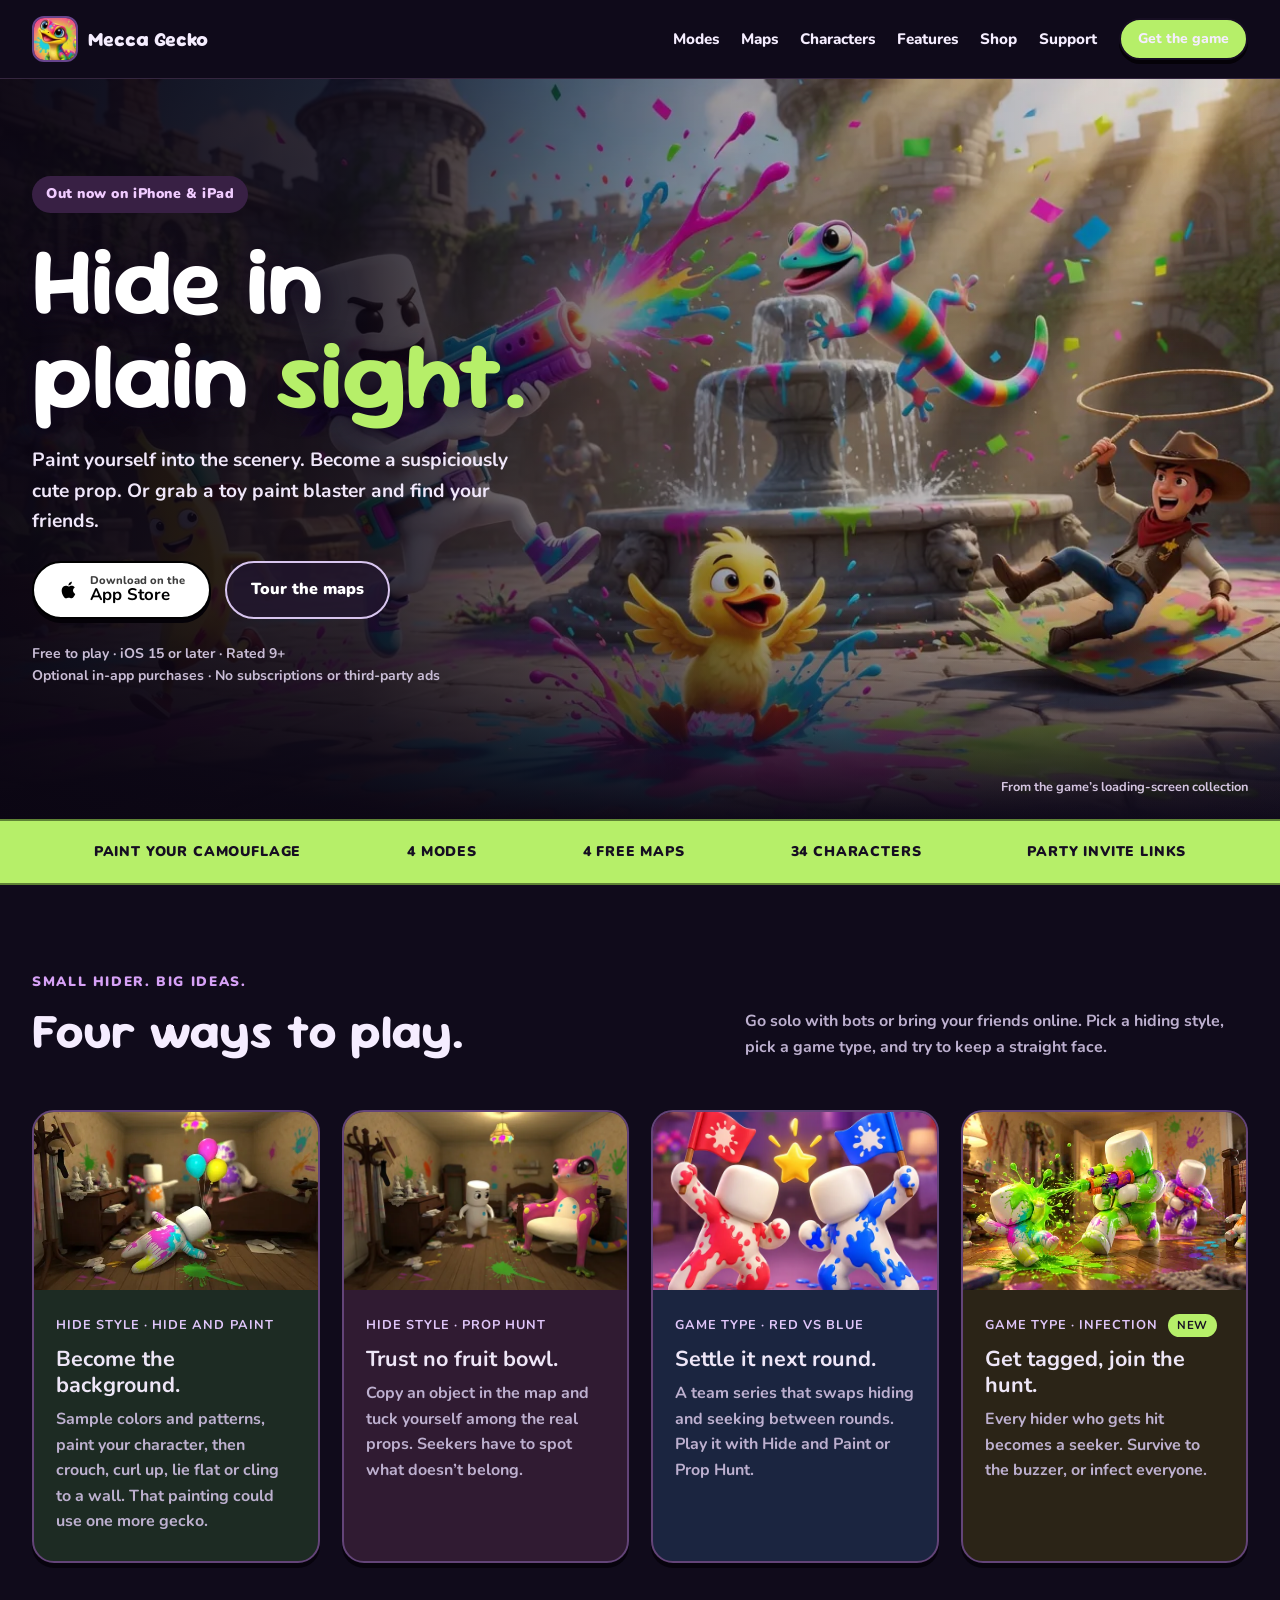
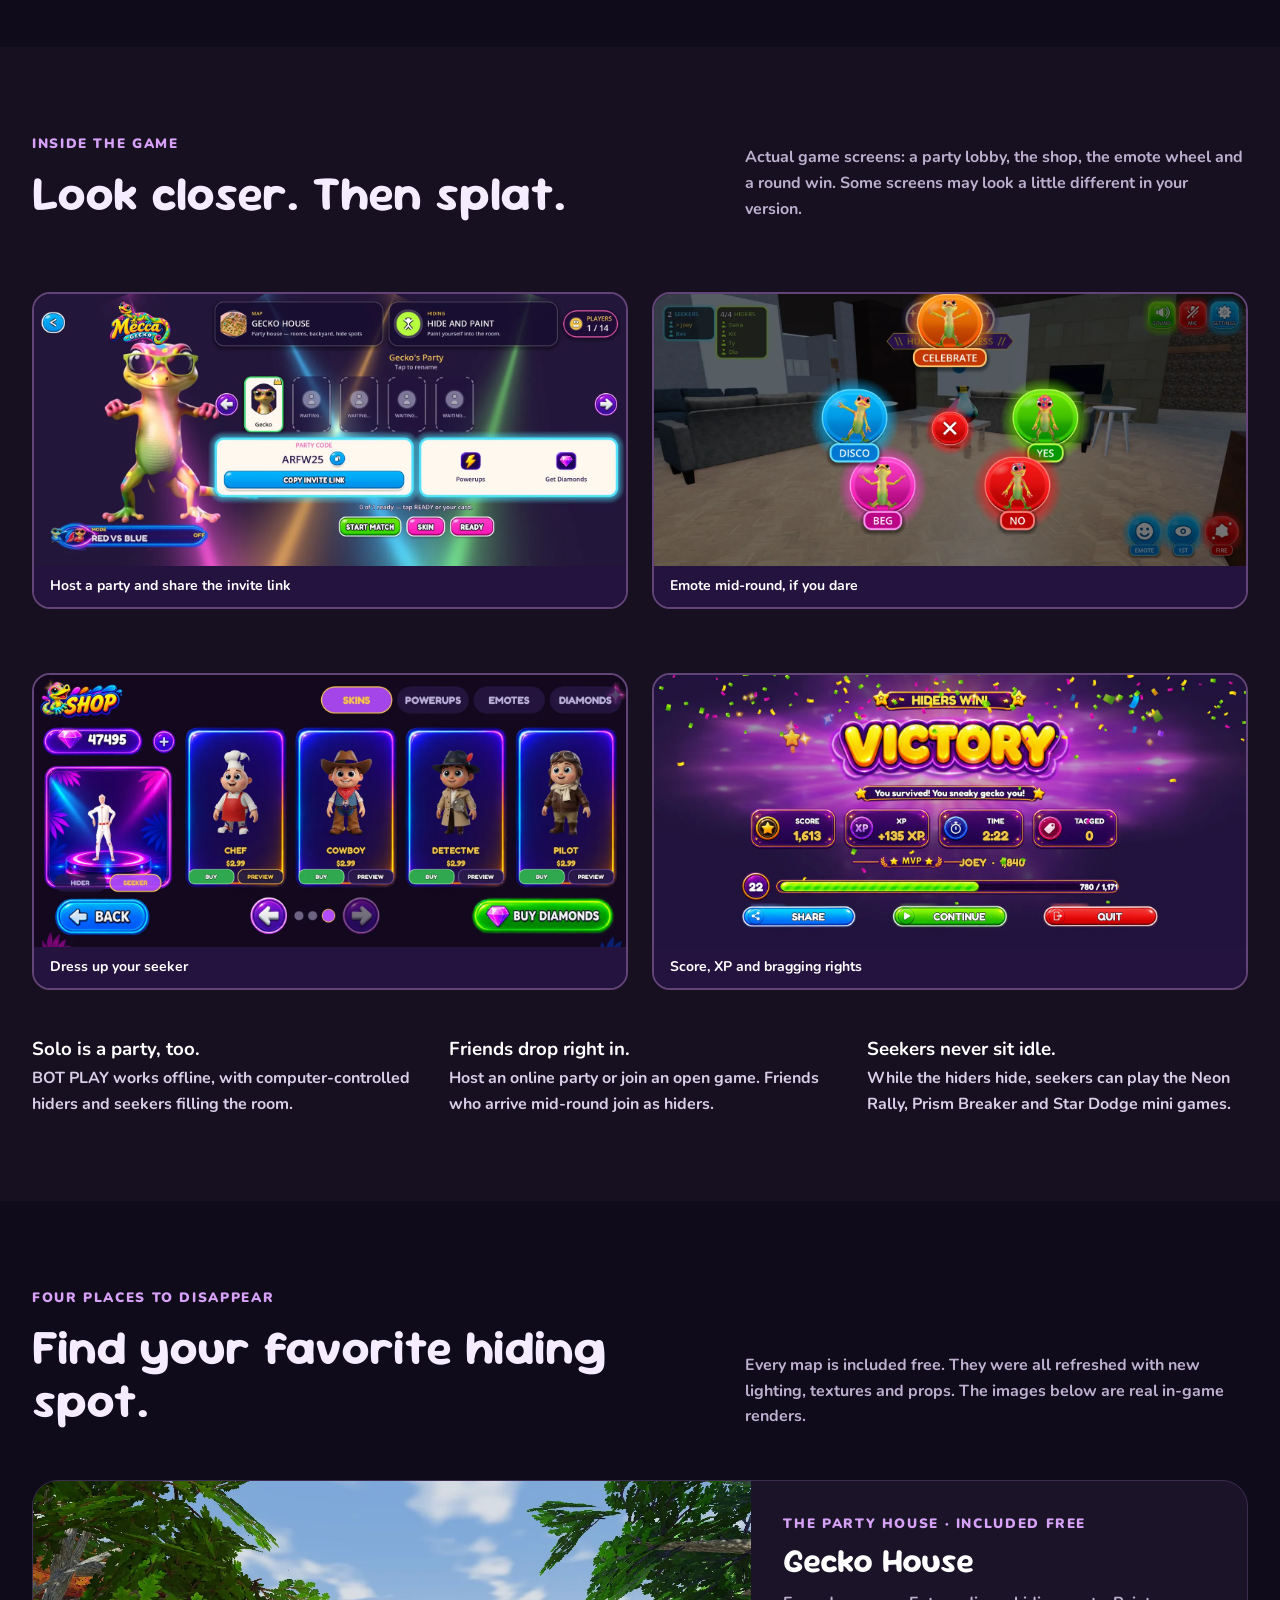
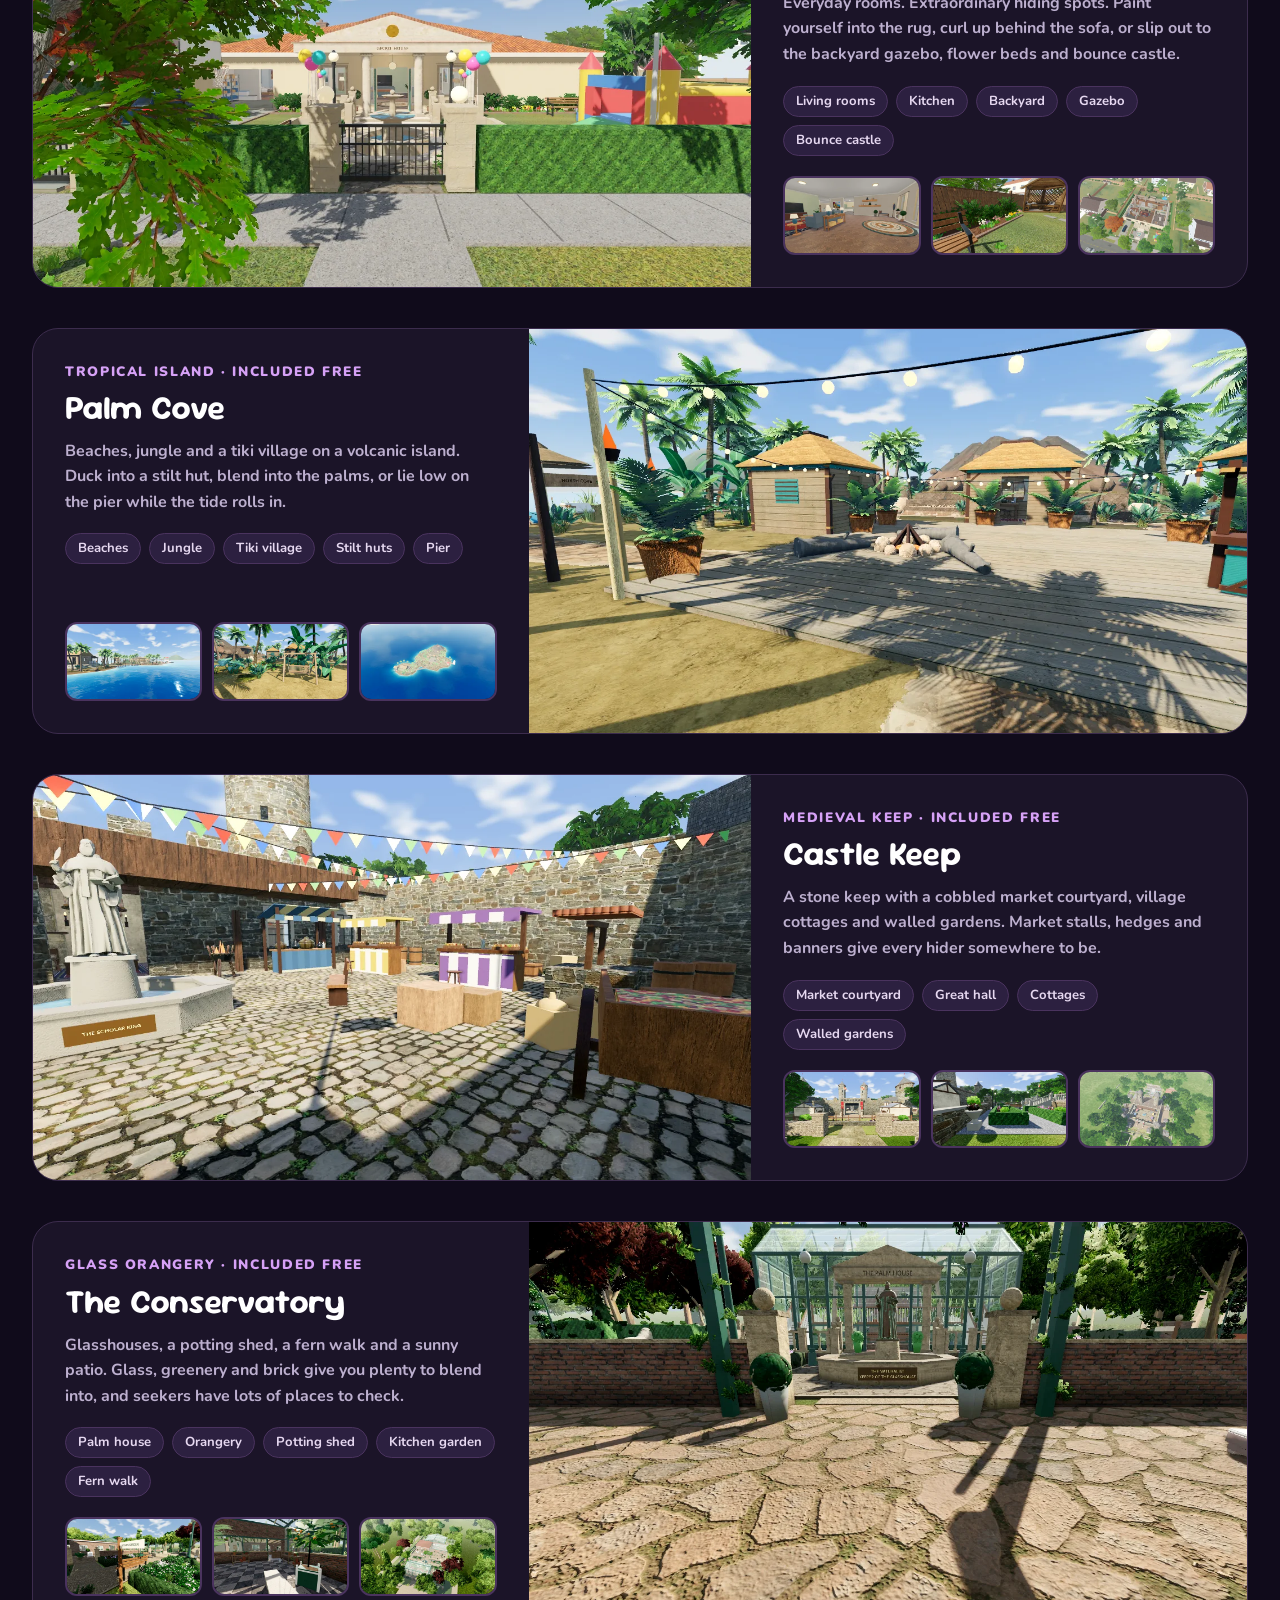
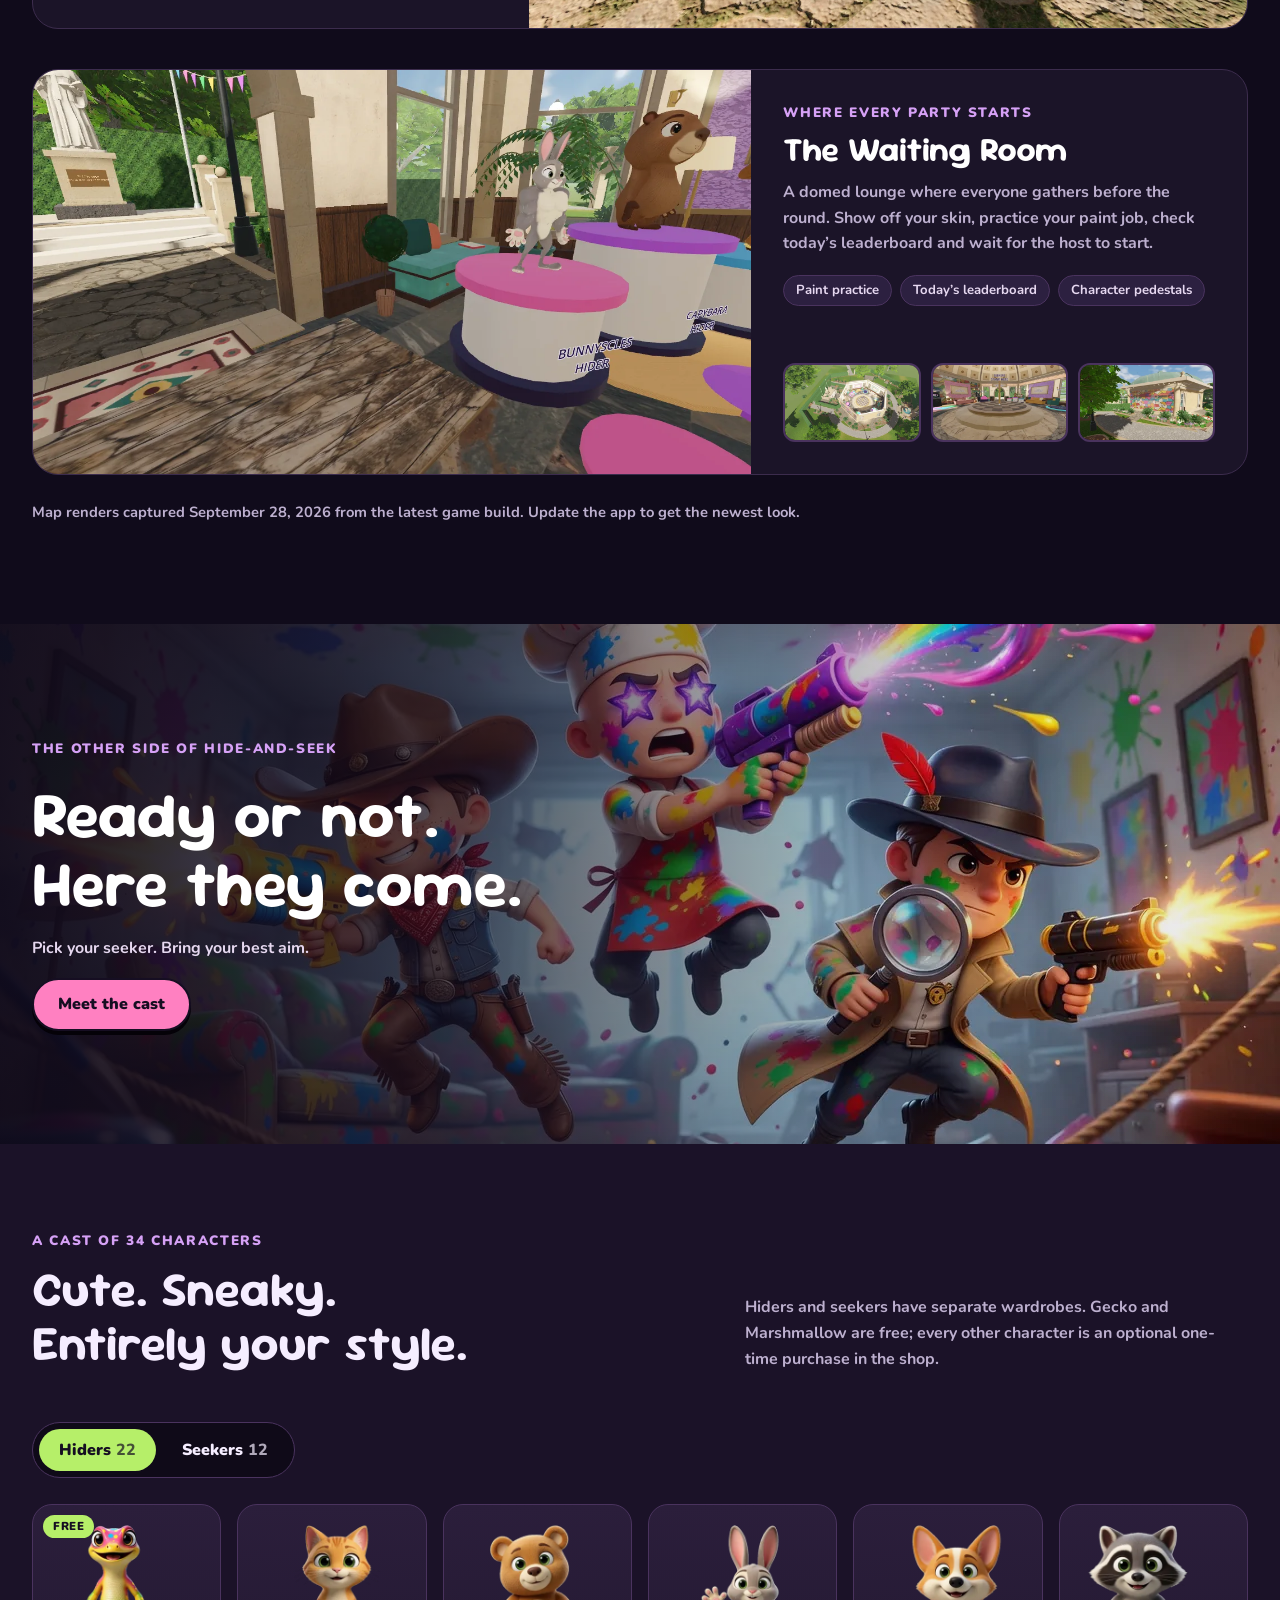
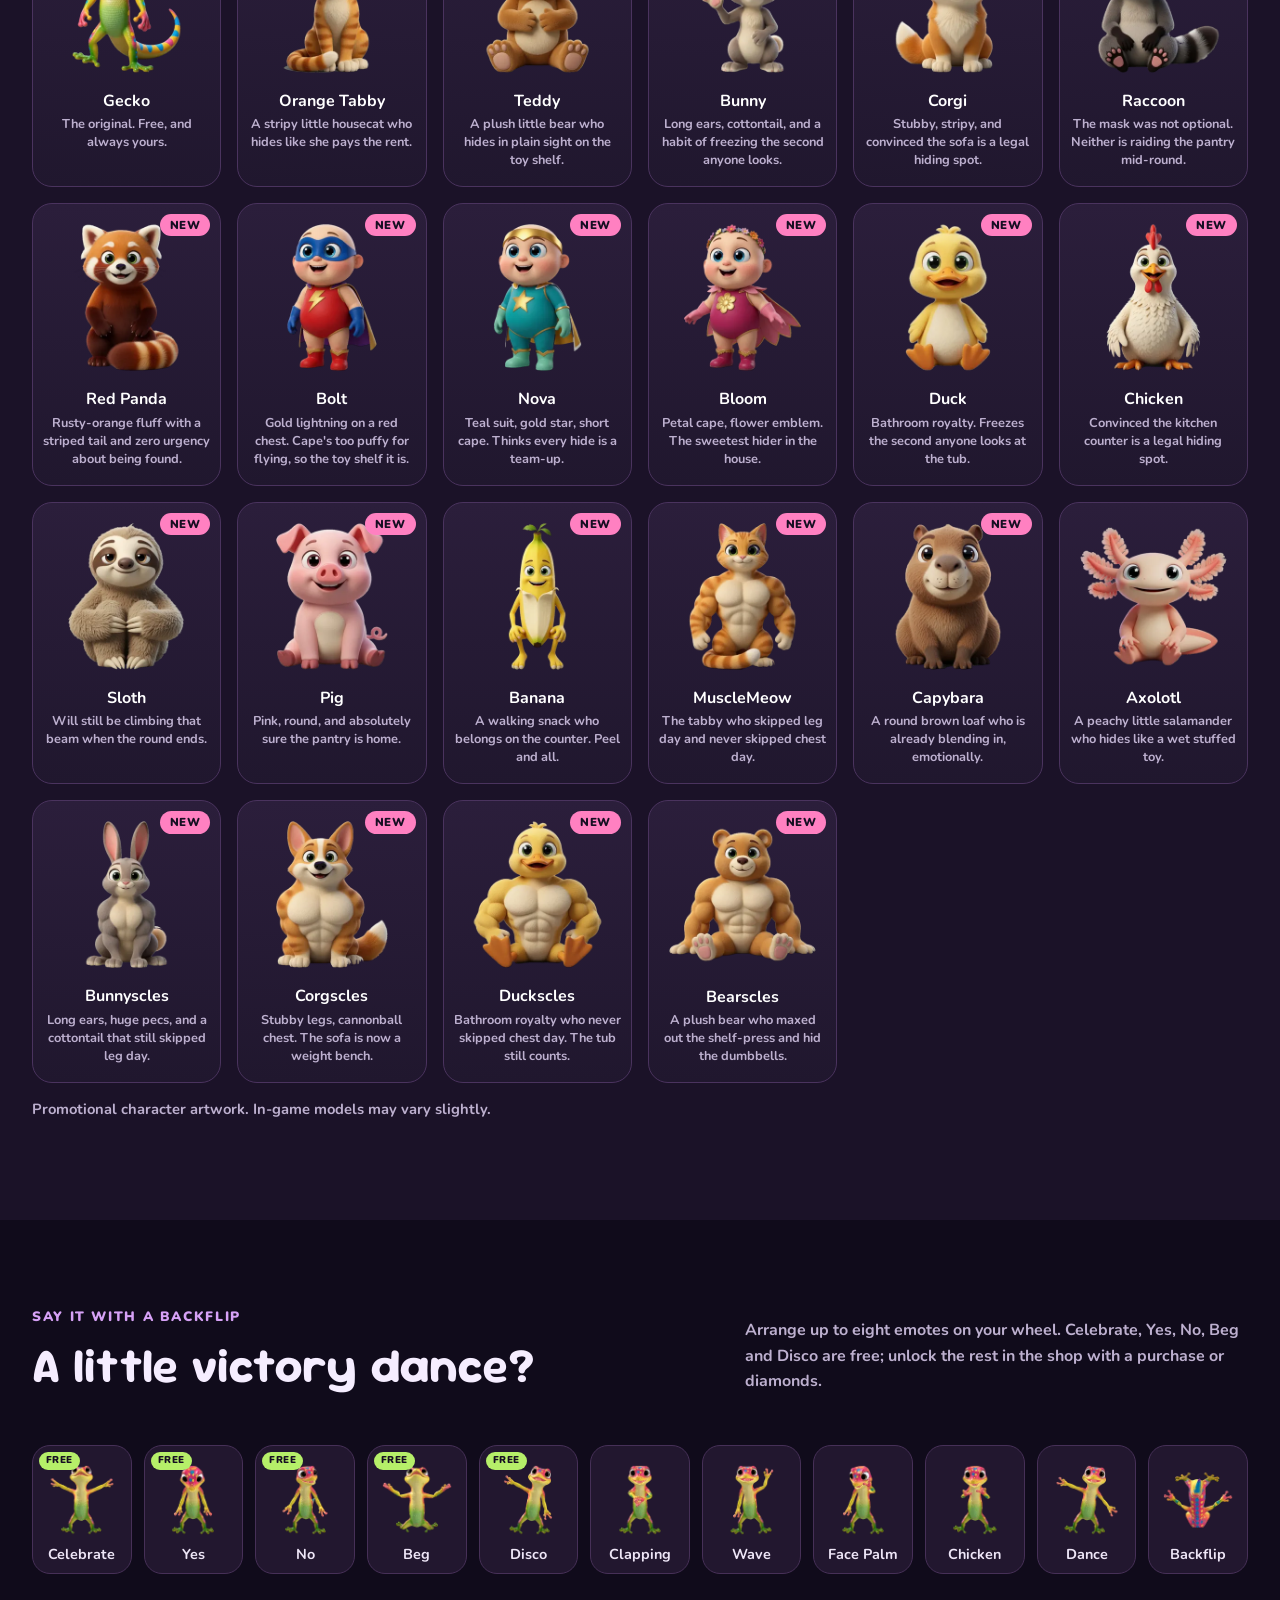
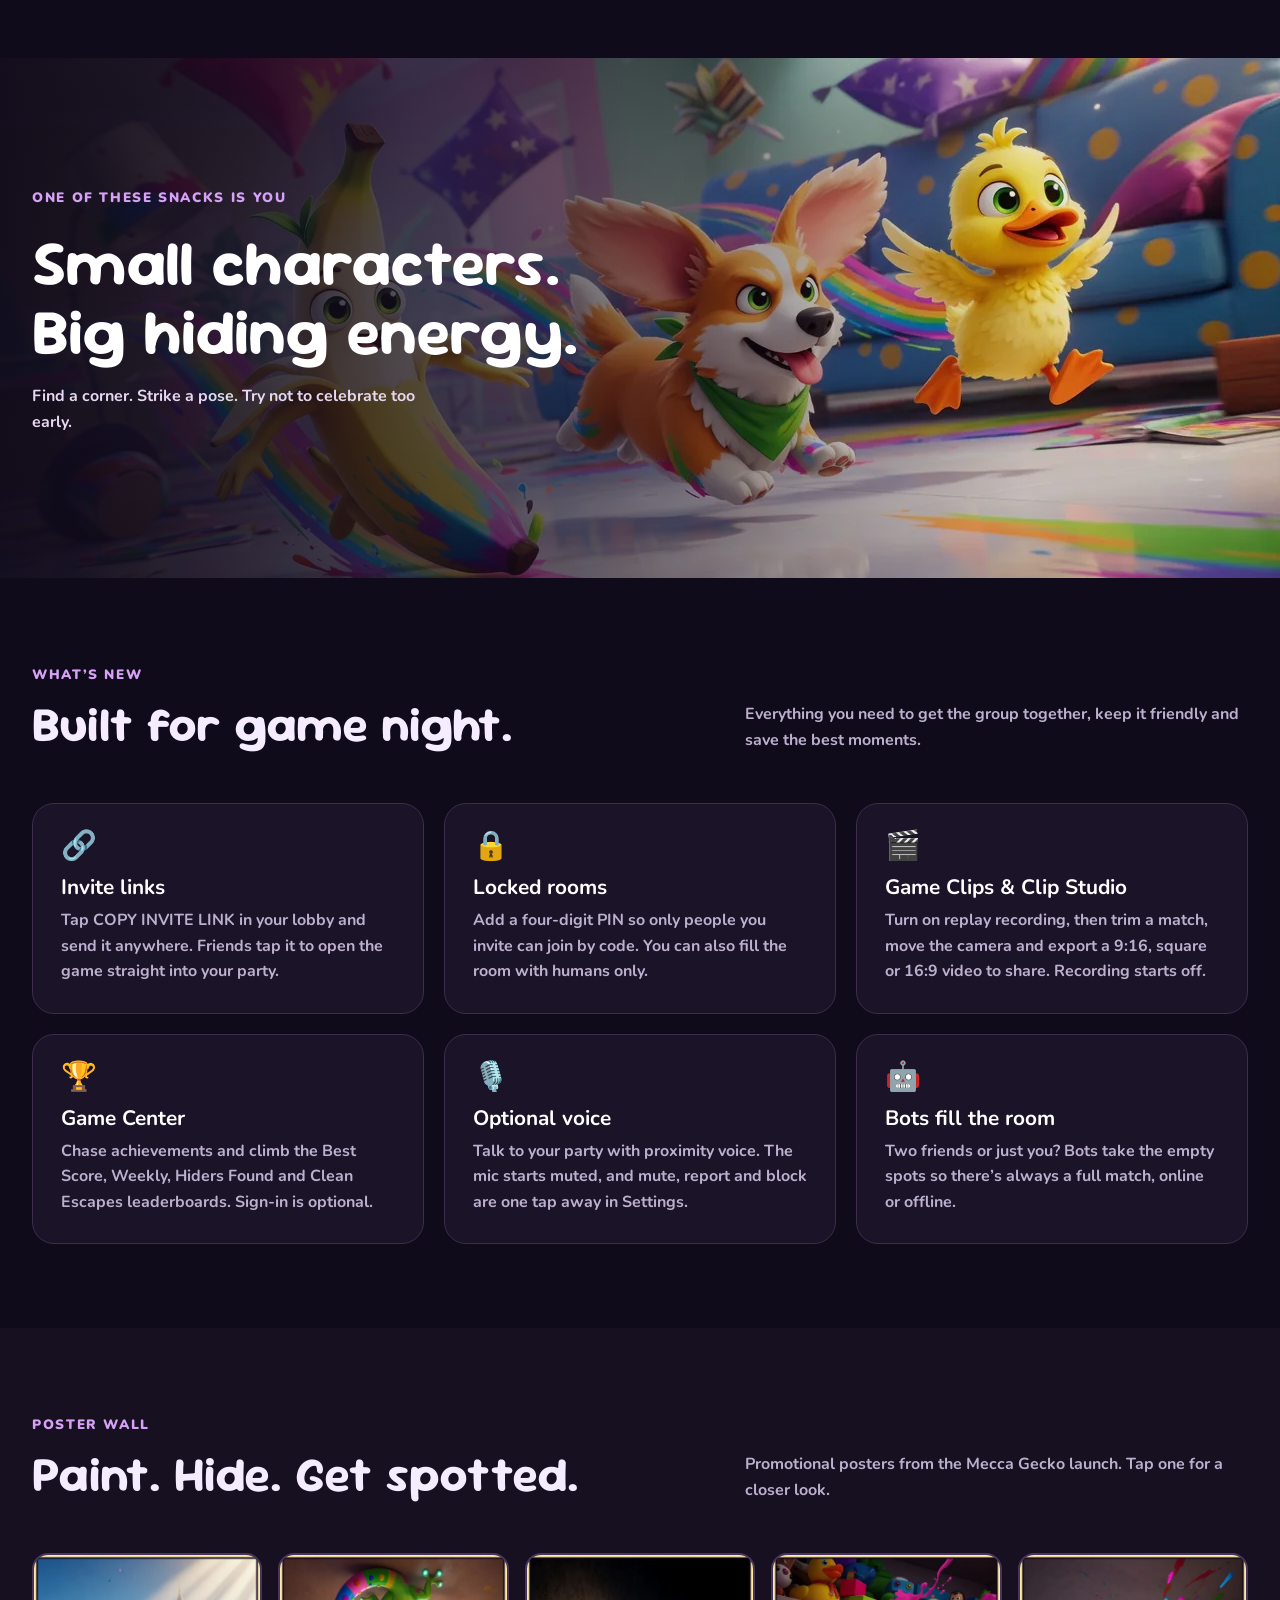
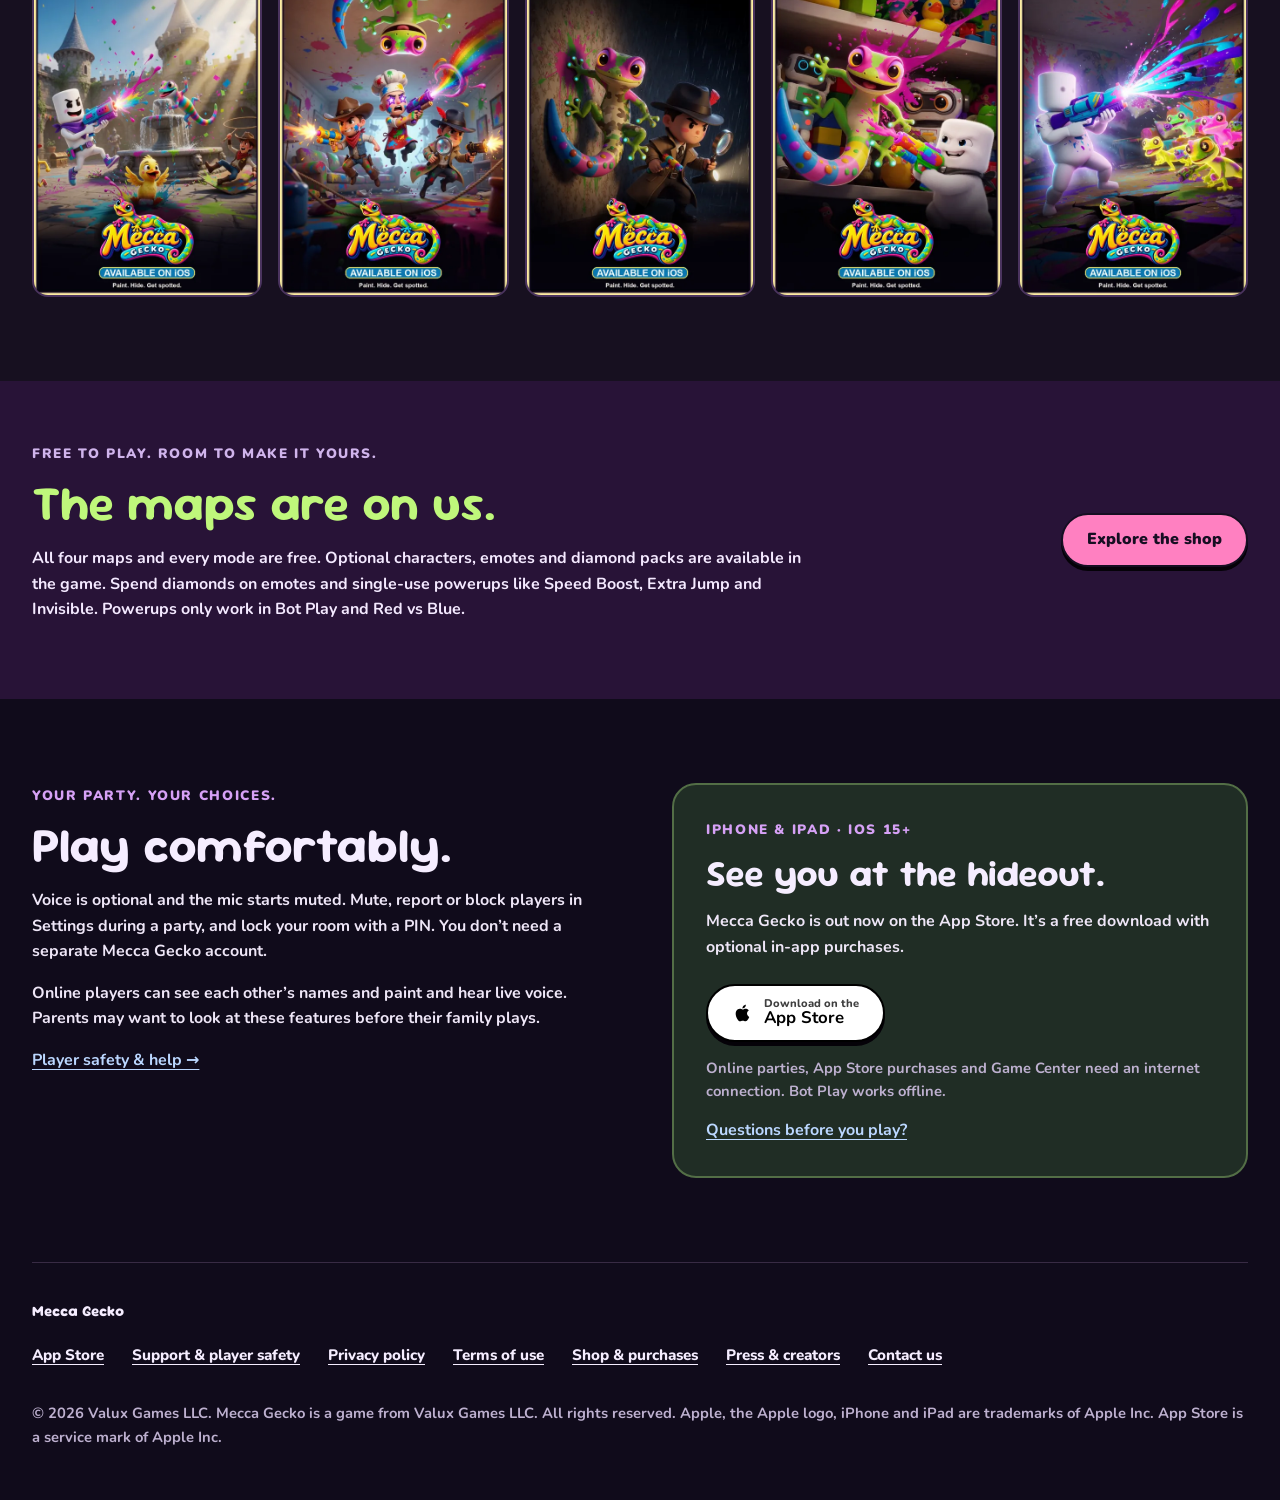
<file: index.html>
<!DOCTYPE html>
<html lang="en">
<head>
  <meta charset="utf-8"/>
  <meta name="google-site-verification" content="dJ3i-flz5ux2yzqHqBS-MKNkENhbJY1zXfoI9Wsrup0"/>
  <!-- Google tag (gtag.js) -->
  <script async src="https://www.googletagmanager.com/gtag/js?id=G-GZG6MN24PH"></script>
  <script>
    window.dataLayer = window.dataLayer || [];
    function gtag(){dataLayer.push(arguments);}
    gtag('js', new Date());

    gtag('config', 'G-GZG6MN24PH');
  </script>
  <meta name="theme-color" content="#100b1b"/>
  <meta name="color-scheme" content="dark"/>
  <meta name="viewport" content="width=device-width, initial-scale=1"/>
  <title>Mecca Gecko — Paint. Hide. Get spotted.</title>
  <meta name="description" content="Free hide-and-seek party game for iPhone and iPad. Paint yourself into the scenery, hide as a prop, or seek with a toy paint blaster. Four free maps, 34 characters, Infection mode and online parties."/>
  <meta name="apple-itunes-app" content="app-id=6801449754"/>
  <link rel="icon" href="assets/icon.png"/>
  <link rel="apple-touch-icon" href="assets/icon.png"/>
  <link rel="canonical" href="https://www.meccagecko.com/"/>
  <link rel="preconnect" href="https://fonts.googleapis.com"/>
  <link rel="stylesheet" href="https://fonts.googleapis.com/css2?family=Nunito:wght@700;800;900&family=Sour+Gummy:wght@800&display=swap"/>
  <link rel="stylesheet" href="css/site.css?v=20260928"/>
  <meta property="og:type" content="website"/>
  <meta property="og:title" content="Mecca Gecko — Paint. Hide. Get spotted."/>
  <meta property="og:description" content="Free party hide-and-seek on iPhone and iPad. Paint yourself, hide as a prop, or grab a paint blaster and seek."/>
  <meta property="og:image" content="https://www.meccagecko.com/assets/og.jpg"/>
  <meta property="og:url" content="https://www.meccagecko.com/"/>
  <meta name="twitter:card" content="summary_large_image"/>
  <script type="application/ld+json">{"@context":"https://schema.org","@type":"MobileApplication","name":"Mecca Gecko","operatingSystem":"iOS 15.0 or later","applicationCategory":"GameApplication","contentRating":"9+","offers":{"@type":"Offer","price":"0","priceCurrency":"USD"},"downloadUrl":"https://apps.apple.com/us/app/mecca-gecko/id6801449754","url":"https://www.meccagecko.com/"}</script>
</head>
<body><a class="skip-link" href="#main">Skip to content</a>
<header class="nav"><div class="wrap nav-inner"><a class="brand" href="./"><img src="assets/brand.webp" width="46" height="46" alt=""/>Mecca Gecko</a>
<nav class="nav-links" aria-label="Main navigation"><a href="#modes">Modes</a><a href="#maps">Maps</a><a href="#characters">Characters</a><a href="#features">Features</a><a href="upgrade.html">Shop</a><a href="support.html">Support</a><a class="btn btn-green" href="https://apps.apple.com/us/app/mecca-gecko/id6801449754">Get the game</a></nav>
</div></header>

<main id="main">
<section class="cinematic-hero" aria-labelledby="hero-title">
<img class="hero-background" src="assets/loading/castle_party.webp" alt="Loading-screen artwork: Marshmallow blasts paint across Castle Keep while Gecko, Duck, Banana and Cowboy scatter" width="1280" height="720" fetchpriority="high"/>
<div class="wrap hero-copy"><span class="kicker">Out now on iPhone &amp; iPad</span><h1 id="hero-title">Hide in<br/>plain <em>sight.</em></h1><p class="lead">Paint yourself into the scenery. Become a suspiciously cute prop. Or grab a toy paint blaster and find your friends.</p><div class="cta-row"><a class="btn btn-store" href="https://apps.apple.com/us/app/mecca-gecko/id6801449754"><svg viewBox="0 0 24 24" aria-hidden="true" fill="currentColor"><path d="M16.37 12.6c-.02-2.3 1.88-3.4 1.96-3.46-1.07-1.56-2.73-1.78-3.32-1.8-1.41-.14-2.76.83-3.47.83-.72 0-1.82-.81-2.99-.79-1.54.02-2.96.9-3.75 2.27-1.6 2.78-.41 6.89 1.15 9.14.76 1.1 1.67 2.34 2.86 2.3 1.15-.05 1.58-.74 2.97-.74 1.38 0 1.77.74 2.98.72 1.23-.02 2.01-1.12 2.77-2.23.87-1.28 1.23-2.52 1.25-2.58-.03-.01-2.39-.92-2.41-3.66zM14.1 5.86c.63-.77 1.06-1.83.94-2.89-.91.04-2.02.61-2.67 1.37-.58.67-1.1 1.76-.96 2.8 1.02.08 2.06-.52 2.69-1.28z"/></svg><span><small>Download on the</small><b>App Store</b></span></a><a class="btn btn-outline" href="#maps">Tour the maps</a></div><p class="hero-note">Free to play · iOS 15 or later · Rated 9+<br/>Optional in-app purchases · No subscriptions or third-party ads</p></div><span class="art-credit">From the game’s loading-screen collection</span></section>
<div class="ticker" aria-label="Game highlights"><span>PAINT YOUR CAMOUFLAGE</span><span>4 MODES</span><span>4 FREE MAPS</span><span>34 CHARACTERS</span><span>PARTY INVITE LINKS</span></div>

<section class="wrap section" id="modes"><div class="section-heading"><div><span class="eyebrow">Small hider. Big ideas.</span><h2>Four ways to play.</h2></div><p>Go solo with bots or bring your friends online. Pick a hiding style, pick a game type, and try to keep a straight face.</p></div><div class="mode-grid">
<article class="mode"><img src="assets/modes/classic.webp" alt="A painted hider sprawled on a bedroom floor while Marshmallow searches" width="640" height="320" loading="lazy"/><div><span class="step">HIDE STYLE · HIDE AND PAINT</span><h3>Become the background.</h3><p>Sample colors and patterns, paint your character, then crouch, curl up, lie flat or cling to a wall. That painting could use one more gecko.</p></div></article>
<article class="mode"><img src="assets/modes/props.webp" alt="A gecko disguised as a pink armchair" width="640" height="360" loading="lazy"/><div><span class="step">HIDE STYLE · PROP HUNT</span><h3>Trust no fruit bowl.</h3><p>Copy an object in the map and tuck yourself among the real props. Seekers have to spot what doesn’t belong.</p></div></article>
<article class="mode"><img src="assets/modes/red_blue.webp" alt="Red and blue Marshmallows waving team flags" width="640" height="640" loading="lazy"/><div><span class="step">GAME TYPE · RED VS BLUE</span><h3>Settle it next round.</h3><p>A team series that swaps hiding and seeking between rounds. Play it with Hide and Paint or Prop Hunt.</p></div></article>
<article class="mode"><img src="assets/modes/infection.webp" alt="Green-splattered seekers tagging a hider in a bedroom" width="640" height="320" loading="lazy"/><div><span class="step">GAME TYPE · INFECTION <span class="new-pill">NEW</span></span><h3>Get tagged, join the hunt.</h3><p>Every hider who gets hit becomes a seeker. Survive to the buzzer, or infect everyone.</p></div></article>
</div></section>

<section class="deep" id="screenshots"><div class="wrap section"><div class="section-heading"><div><span class="eyebrow">Inside the game</span><h2>Look closer. Then splat.</h2></div><p>Actual game screens: a party lobby, the shop, the emote wheel and a round win. Some screens may look a little different in your version.</p></div><div class="shot-grid">
<a class="screenshot" href="assets/shots/party_lobby.webp" aria-label="View full screenshot: Party lobby with party code and invite link button"><img src="assets/shots/party_lobby.webp" alt="Party lobby with party code and invite link button" loading="lazy" width="1600" height="736"/><span>Host a party and share the invite link</span></a>
<a class="screenshot" href="assets/shots/emote_wheel.webp" aria-label="View full screenshot: The in-match emote wheel"><img src="assets/shots/emote_wheel.webp" alt="The in-match emote wheel" loading="lazy" width="1600" height="736"/><span>Emote mid-round, if you dare</span></a>
<a class="screenshot" href="assets/shots/shop.webp" aria-label="View full screenshot: The shop's seeker skins"><img src="assets/shots/shop.webp" alt="The shop's seeker skins" loading="lazy" width="1600" height="736"/><span>Dress up your seeker</span></a>
<a class="screenshot" href="assets/shots/results.webp" aria-label="View full screenshot: Hiders win victory screen with score and XP"><img src="assets/shots/results.webp" alt="Hiders win victory screen with score and XP" loading="lazy" width="1600" height="736"/><span>Score, XP and bragging rights</span></a>
</div><div class="feature-row"><div><h3>Solo is a party, too.</h3><p>BOT PLAY works offline, with computer-controlled hiders and seekers filling the room.</p></div><div><h3>Friends drop right in.</h3><p>Host an online party or join an open game. Friends who arrive mid-round join as hiders.</p></div><div><h3>Seekers never sit idle.</h3><p>While the hiders hide, seekers can play the Neon Rally, Prism Breaker and Star Dodge mini games.</p></div></div></div></section>

<section class="wrap section" id="maps"><div class="section-heading"><div><span class="eyebrow">Four places to disappear</span><h2>Find your favorite hiding spot.</h2></div><p>Every map is included free. They were all refreshed with new lighting, textures and props. The images below are real in-game renders.</p></div>
<div class="map-list">
<article class="map-feature" id="map-gecko_house">
<a class="map-hero" href="assets/maps/gecko_house/exterior.webp" data-view data-caption="Gecko House front gate and bounce castle" aria-label="View larger: Gecko House front gate and bounce castle"><img src="assets/maps/gecko_house/exterior.webp" alt="Gecko House front gate and bounce castle" width="1280" height="720" loading="lazy"/></a>
<div class="map-info"><span class="eyebrow">The party house · Included free</span><h3>Gecko House</h3><p>Everyday rooms. Extraordinary hiding spots. Paint yourself into the rug, curl up behind the sofa, or slip out to the backyard gazebo, flower beds and bounce castle.</p><ul class="map-tags"><li>Living rooms</li><li>Kitchen</li><li>Backyard</li><li>Gazebo</li><li>Bounce castle</li></ul><div class="thumbs"><a href="assets/maps/gecko_house/spawn_c.webp" data-view data-caption="Gecko House living room" aria-label="View larger: Gecko House living room"><img src="assets/maps/gecko_house/spawn_c-sm.webp" alt="Gecko House living room" width="480" height="270" loading="lazy"/></a><a href="assets/maps/gecko_house/hide_a.webp" data-view data-caption="Gecko House backyard gazebo and flower beds" aria-label="View larger: Gecko House backyard gazebo and flower beds"><img src="assets/maps/gecko_house/hide_a-sm.webp" alt="Gecko House backyard gazebo and flower beds" width="480" height="270" loading="lazy"/></a><a href="assets/maps/gecko_house/aerial.webp" data-view data-caption="Gecko House cutaway from above" aria-label="View larger: Gecko House cutaway from above"><img src="assets/maps/gecko_house/aerial-sm.webp" alt="Gecko House cutaway from above" width="480" height="270" loading="lazy"/></a></div></div>
</article>
<article class="map-feature" id="map-palm_cove">
<a class="map-hero" href="assets/maps/palm_cove/spawn_a.webp" data-view data-caption="Palm Cove tiki village campfire" aria-label="View larger: Palm Cove tiki village campfire"><img src="assets/maps/palm_cove/spawn_a.webp" alt="Palm Cove tiki village campfire" width="1280" height="720" loading="lazy"/></a>
<div class="map-info"><span class="eyebrow">Tropical island · Included free</span><h3>Palm Cove</h3><p>Beaches, jungle and a tiki village on a volcanic island. Duck into a stilt hut, blend into the palms, or lie low on the pier while the tide rolls in.</p><ul class="map-tags"><li>Beaches</li><li>Jungle</li><li>Tiki village</li><li>Stilt huts</li><li>Pier</li></ul><div class="thumbs"><a href="assets/maps/palm_cove/exterior.webp" data-view data-caption="Palm Cove shoreline and huts" aria-label="View larger: Palm Cove shoreline and huts"><img src="assets/maps/palm_cove/exterior-sm.webp" alt="Palm Cove shoreline and huts" width="480" height="270" loading="lazy"/></a><a href="assets/maps/palm_cove/spawn_c.webp" data-view data-caption="Palm Cove jungle swing" aria-label="View larger: Palm Cove jungle swing"><img src="assets/maps/palm_cove/spawn_c-sm.webp" alt="Palm Cove jungle swing" width="480" height="270" loading="lazy"/></a><a href="assets/maps/palm_cove/aerial.webp" data-view data-caption="Palm Cove island from above" aria-label="View larger: Palm Cove island from above"><img src="assets/maps/palm_cove/aerial-sm.webp" alt="Palm Cove island from above" width="480" height="270" loading="lazy"/></a></div></div>
</article>
<article class="map-feature" id="map-castle_keep">
<a class="map-hero" href="assets/maps/castle_keep/spawn_a.webp" data-view data-caption="Castle Keep market courtyard" aria-label="View larger: Castle Keep market courtyard"><img src="assets/maps/castle_keep/spawn_a.webp" alt="Castle Keep market courtyard" width="1280" height="720" loading="lazy"/></a>
<div class="map-info"><span class="eyebrow">Medieval keep · Included free</span><h3>Castle Keep</h3><p>A stone keep with a cobbled market courtyard, village cottages and walled gardens. Market stalls, hedges and banners give every hider somewhere to be.</p><ul class="map-tags"><li>Market courtyard</li><li>Great hall</li><li>Cottages</li><li>Walled gardens</li></ul><div class="thumbs"><a href="assets/maps/castle_keep/exterior.webp" data-view data-caption="Castle Keep gatehouse and towers" aria-label="View larger: Castle Keep gatehouse and towers"><img src="assets/maps/castle_keep/exterior-sm.webp" alt="Castle Keep gatehouse and towers" width="480" height="270" loading="lazy"/></a><a href="assets/maps/castle_keep/spawn_c.webp" data-view data-caption="Castle Keep hedge garden" aria-label="View larger: Castle Keep hedge garden"><img src="assets/maps/castle_keep/spawn_c-sm.webp" alt="Castle Keep hedge garden" width="480" height="270" loading="lazy"/></a><a href="assets/maps/castle_keep/aerial.webp" data-view data-caption="Castle Keep from above" aria-label="View larger: Castle Keep from above"><img src="assets/maps/castle_keep/aerial-sm.webp" alt="Castle Keep from above" width="480" height="270" loading="lazy"/></a></div></div>
</article>
<article class="map-feature" id="map-conservatory">
<a class="map-hero" href="assets/maps/conservatory/hide_a.webp" data-view data-caption="The Conservatory palm-house courtyard" aria-label="View larger: The Conservatory palm-house courtyard"><img src="assets/maps/conservatory/hide_a.webp" alt="The Conservatory palm-house courtyard" width="1280" height="720" loading="lazy"/></a>
<div class="map-info"><span class="eyebrow">Glass orangery · Included free</span><h3>The Conservatory</h3><p>Glasshouses, a potting shed, a fern walk and a sunny patio. Glass, greenery and brick give you plenty to blend into, and seekers have lots of places to check.</p><ul class="map-tags"><li>Palm house</li><li>Orangery</li><li>Potting shed</li><li>Kitchen garden</li><li>Fern walk</li></ul><div class="thumbs"><a href="assets/maps/conservatory/spawn_c.webp" data-view data-caption="The Conservatory kitchen garden" aria-label="View larger: The Conservatory kitchen garden"><img src="assets/maps/conservatory/spawn_c-sm.webp" alt="The Conservatory kitchen garden" width="480" height="270" loading="lazy"/></a><a href="assets/maps/conservatory/spawn_b.webp" data-view data-caption="The Conservatory orangery interior" aria-label="View larger: The Conservatory orangery interior"><img src="assets/maps/conservatory/spawn_b-sm.webp" alt="The Conservatory orangery interior" width="480" height="270" loading="lazy"/></a><a href="assets/maps/conservatory/aerial.webp" data-view data-caption="The Conservatory from above" aria-label="View larger: The Conservatory from above"><img src="assets/maps/conservatory/aerial-sm.webp" alt="The Conservatory from above" width="480" height="270" loading="lazy"/></a></div></div>
</article>
<article class="map-feature" id="map-waiting-room">
<a class="map-hero" href="assets/maps/waiting_room/hide_b.webp" data-view data-caption="The Waiting Room: character pedestals and the leaderboard lounge" aria-label="View larger: The Waiting Room"><img src="assets/maps/waiting_room/hide_b.webp" alt="The Waiting Room with character pedestals" width="1280" height="720" loading="lazy"/></a>
<div class="map-info"><span class="eyebrow">Where every party starts</span><h3>The Waiting Room</h3><p>A domed lounge where everyone gathers before the round. Show off your skin, practice your paint job, check today’s leaderboard and wait for the host to start.</p><ul class="map-tags"><li>Paint practice</li><li>Today’s leaderboard</li><li>Character pedestals</li></ul><div class="thumbs">
<a href="assets/maps/waiting_room/aerial.webp" data-view data-caption="The Waiting Room from above" aria-label="View larger: The Waiting Room from above"><img src="assets/maps/waiting_room/aerial-sm.webp" alt="The Waiting Room from above" width="480" height="270" loading="lazy"/></a>
<a href="assets/maps/waiting_room/spawn_a.webp" data-view data-caption="Inside the Waiting Room dome" aria-label="View larger: Inside the Waiting Room dome"><img src="assets/maps/waiting_room/spawn_a-sm.webp" alt="Inside the Waiting Room dome" width="480" height="270" loading="lazy"/></a>
<a href="assets/maps/waiting_room/exterior.webp" data-view data-caption="The Waiting Room's stained-glass wall" aria-label="View larger: The Waiting Room's stained-glass wall"><img src="assets/maps/waiting_room/exterior-sm.webp" alt="The Waiting Room's stained-glass wall" width="480" height="270" loading="lazy"/></a>
</div></div></article>
</div>
<p class="muted map-note">Map renders captured September 28, 2026 from the latest game build. Update the app to get the newest look.</p></section>

<section class="art-banner"><img src="assets/loading/seeker_squad.webp" alt="Cowboy, Chef and Detective charge in with paint blasters in the seeker-squad loading artwork" width="1280" height="720" loading="lazy"/><div class="wrap"><span class="eyebrow">The other side of hide-and-seek</span><h2>Ready or not.<br/>Here they come.</h2><p>Pick your seeker. Bring your best aim.</p><a class="btn btn-pink" href="#characters">Meet the cast</a></div></section>

<section class="tinted section" id="characters"><div class="wrap"><div class="section-heading"><div><span class="eyebrow">A cast of 34 characters</span><h2>Cute. Sneaky.<br/>Entirely your style.</h2></div><p>Hiders and seekers have separate wardrobes. Gecko and Marshmallow are free; every other character is an optional one-time purchase in the shop.</p></div>
<div class="roster-tabs" role="tablist" aria-label="Character roster" hidden><button type="button" role="tab" id="tab-hiders" aria-controls="roster-hiders" aria-selected="true">Hiders <span class="count">22</span></button><button type="button" role="tab" id="tab-seekers" aria-controls="roster-seekers" aria-selected="false">Seekers <span class="count">12</span></button></div>
<div class="roster" id="roster-hiders" role="tabpanel" aria-labelledby="tab-hiders"><h3 class="roster-title">Hiders · 22</h3><ul class="character-grid">
<li class="character"><span class="badge">FREE</span><img src="assets/characters/gecko.webp" alt="Gecko character artwork" width="360" height="360" loading="lazy"/><h4>Gecko</h4><p>The original. Free, and always yours.</p></li>
<li class="character"><img src="assets/characters/cat.webp" alt="Orange Tabby character artwork" width="360" height="360" loading="lazy"/><h4>Orange Tabby</h4><p>A stripy little housecat who hides like she pays the rent.</p></li>
<li class="character"><img src="assets/characters/teddy.webp" alt="Teddy character artwork" width="360" height="360" loading="lazy"/><h4>Teddy</h4><p>A plush little bear who hides in plain sight on the toy shelf.</p></li>
<li class="character"><img src="assets/characters/bunny.webp" alt="Bunny character artwork" width="360" height="360" loading="lazy"/><h4>Bunny</h4><p>Long ears, cottontail, and a habit of freezing the second anyone looks.</p></li>
<li class="character"><img src="assets/characters/corgi.webp" alt="Corgi character artwork" width="360" height="360" loading="lazy"/><h4>Corgi</h4><p>Stubby, stripy, and convinced the sofa is a legal hiding spot.</p></li>
<li class="character"><img src="assets/characters/raccoon.webp" alt="Raccoon character artwork" width="360" height="360" loading="lazy"/><h4>Raccoon</h4><p>The mask was not optional. Neither is raiding the pantry mid-round.</p></li>
<li class="character"><span class="badge new">NEW</span><img src="assets/characters/red_panda.webp" alt="Red Panda character artwork" width="360" height="360" loading="lazy"/><h4>Red Panda</h4><p>Rusty-orange fluff with a striped tail and zero urgency about being found.</p></li>
<li class="character"><span class="badge new">NEW</span><img src="assets/characters/bolt.webp" alt="Bolt character artwork" width="360" height="360" loading="lazy"/><h4>Bolt</h4><p>Gold lightning on a red chest. Cape&#x27;s too puffy for flying, so the toy shelf it is.</p></li>
<li class="character"><span class="badge new">NEW</span><img src="assets/characters/nova.webp" alt="Nova character artwork" width="360" height="360" loading="lazy"/><h4>Nova</h4><p>Teal suit, gold star, short cape. Thinks every hide is a team-up.</p></li>
<li class="character"><span class="badge new">NEW</span><img src="assets/characters/bloom.webp" alt="Bloom character artwork" width="360" height="360" loading="lazy"/><h4>Bloom</h4><p>Petal cape, flower emblem. The sweetest hider in the house.</p></li>
<li class="character"><span class="badge new">NEW</span><img src="assets/characters/duck.webp" alt="Duck character artwork" width="360" height="360" loading="lazy"/><h4>Duck</h4><p>Bathroom royalty. Freezes the second anyone looks at the tub.</p></li>
<li class="character"><span class="badge new">NEW</span><img src="assets/characters/chicken.webp" alt="Chicken character artwork" width="360" height="360" loading="lazy"/><h4>Chicken</h4><p>Convinced the kitchen counter is a legal hiding spot.</p></li>
<li class="character"><span class="badge new">NEW</span><img src="assets/characters/sloth.webp" alt="Sloth character artwork" width="360" height="360" loading="lazy"/><h4>Sloth</h4><p>Will still be climbing that beam when the round ends.</p></li>
<li class="character"><span class="badge new">NEW</span><img src="assets/characters/pig.webp" alt="Pig character artwork" width="360" height="360" loading="lazy"/><h4>Pig</h4><p>Pink, round, and absolutely sure the pantry is home.</p></li>
<li class="character"><span class="badge new">NEW</span><img src="assets/characters/banana.webp" alt="Banana character artwork" width="360" height="360" loading="lazy"/><h4>Banana</h4><p>A walking snack who belongs on the counter. Peel and all.</p></li>
<li class="character"><span class="badge new">NEW</span><img src="assets/characters/meowscles.webp" alt="MuscleMeow character artwork" width="360" height="360" loading="lazy"/><h4>MuscleMeow</h4><p>The tabby who skipped leg day and never skipped chest day.</p></li>
<li class="character"><span class="badge new">NEW</span><img src="assets/characters/capybara.webp" alt="Capybara character artwork" width="360" height="360" loading="lazy"/><h4>Capybara</h4><p>A round brown loaf who is already blending in, emotionally.</p></li>
<li class="character"><img src="assets/characters/axolotl.webp" alt="Axolotl character artwork" width="360" height="360" loading="lazy"/><h4>Axolotl</h4><p>A peachy little salamander who hides like a wet stuffed toy.</p></li>
<li class="character"><span class="badge new">NEW</span><img src="assets/characters/bunnyscles.webp" alt="Bunnyscles character artwork" width="360" height="360" loading="lazy"/><h4>Bunnyscles</h4><p>Long ears, huge pecs, and a cottontail that still skipped leg day.</p></li>
<li class="character"><span class="badge new">NEW</span><img src="assets/characters/corgscles.webp" alt="Corgscles character artwork" width="360" height="360" loading="lazy"/><h4>Corgscles</h4><p>Stubby legs, cannonball chest. The sofa is now a weight bench.</p></li>
<li class="character"><span class="badge new">NEW</span><img src="assets/characters/duckscles.webp" alt="Duckscles character artwork" width="360" height="360" loading="lazy"/><h4>Duckscles</h4><p>Bathroom royalty who never skipped chest day. The tub still counts.</p></li>
<li class="character"><span class="badge new">NEW</span><img src="assets/characters/bearscles.webp" alt="Bearscles character artwork" width="360" height="360" loading="lazy"/><h4>Bearscles</h4><p>A plush bear who maxed out the shelf-press and hid the dumbbells.</p></li>
</ul></div>
<div class="roster" id="roster-seekers" role="tabpanel" aria-labelledby="tab-seekers"><h3 class="roster-title">Seekers · 12</h3><ul class="character-grid">
<li class="character"><span class="badge">FREE</span><img src="assets/characters/glowkin.webp" alt="Marshmallow character artwork" width="360" height="360" loading="lazy"/><h4>Marshmallow</h4><p>The default seeker. Soft, blank-faced, and packing a toy blaster.</p></li>
<li class="character"><span class="badge new">NEW</span><img src="assets/characters/yeti.webp" alt="Yeti character artwork" width="360" height="360" loading="lazy"/><h4>Yeti</h4><p>Marshmallow&#x27;s oversized snow cousin. Dresses for Castle Keep weather.</p></li>
<li class="character"><span class="badge new">NEW</span><img src="assets/characters/plush_dragon.webp" alt="Plush Dragon character artwork" width="360" height="360" loading="lazy"/><h4>Plush Dragon</h4><p>Peach plush, stubby coral wings, and a paint sneeze on the snout.</p></li>
<li class="character"><span class="badge new">NEW</span><img src="assets/characters/goblin.webp" alt="Goblin character artwork" width="360" height="360" loading="lazy"/><h4>Goblin</h4><p>Lime, long ears, and a blaster too big for its hands.</p></li>
<li class="character"><span class="badge new">NEW</span><img src="assets/characters/franken_mallow.webp" alt="Franken-Mallow character artwork" width="360" height="360" loading="lazy"/><h4>Franken-Mallow</h4><p>Pastel green, stitched patches, bolt nubs. The blaster is the experiment.</p></li>
<li class="character"><span class="badge new">NEW</span><img src="assets/characters/mushroom_ogre.webp" alt="Mushroom Ogre character artwork" width="360" height="360" loading="lazy"/><h4>Mushroom Ogre</h4><p>A spotted mushroom cap on a thick stem body. Surprisingly good at spotting hiders.</p></li>
<li class="character"><span class="badge new">NEW</span><img src="assets/characters/werewolf_plush.webp" alt="Werewolf character artwork" width="360" height="360" loading="lazy"/><h4>Werewolf</h4><p>Fluffy, big paws, and the blaster looks ridiculous in them.</p></li>
<li class="character"><span class="badge new">NEW</span><img src="assets/characters/pumpkin_head.webp" alt="Pumpkin Head character artwork" width="360" height="360" loading="lazy"/><h4>Pumpkin Head</h4><p>Jack-o-lantern head, overalls and a carved smile. More cute than spooky.</p></li>
<li class="character"><img src="assets/characters/chef.webp" alt="Chef character artwork" width="360" height="360" loading="lazy"/><h4>Chef</h4><p>Toque, apron, hunting the banana and the pig.</p></li>
<li class="character"><img src="assets/characters/cowboy.webp" alt="Cowboy character artwork" width="360" height="360" loading="lazy"/><h4>Cowboy</h4><p>Round hat, holstered squirt pistol, and a lasso for anyone who moves.</p></li>
<li class="character"><img src="assets/characters/detective.webp" alt="Detective character artwork" width="360" height="360" loading="lazy"/><h4>Detective</h4><p>Trench coat, brim hat and a magnifying glass on the hip. I will find you.</p></li>
<li class="character"><span class="badge new">NEW</span><img src="assets/characters/grip_pilot.webp" alt="Pilot character artwork" width="360" height="360" loading="lazy"/><h4>Pilot</h4><p>Flight cap, goggles, bomber jacket. The blaster is the flight stick.</p></li>
</ul></div>
<p class="muted">Promotional character artwork. In-game models may vary slightly.</p></div></section>

<section class="wrap section" id="emotes"><div class="section-heading"><div><span class="eyebrow">Say it with a backflip</span><h2>A little victory dance?</h2></div><p>Arrange up to eight emotes on your wheel. Celebrate, Yes, No, Beg and Disco are free; unlock the rest in the shop with a purchase or diamonds.</p></div><ul class="emote-grid">
<li class="emote"><span class="badge">FREE</span><img src="assets/emotes/celebrate.webp" alt="" width="76" height="76" loading="lazy"/><h3>Celebrate</h3></li><li class="emote"><span class="badge">FREE</span><img src="assets/emotes/yes.webp" alt="" width="76" height="76" loading="lazy"/><h3>Yes</h3></li><li class="emote"><span class="badge">FREE</span><img src="assets/emotes/no.webp" alt="" width="76" height="76" loading="lazy"/><h3>No</h3></li><li class="emote"><span class="badge">FREE</span><img src="assets/emotes/beg.webp" alt="" width="76" height="76" loading="lazy"/><h3>Beg</h3></li><li class="emote"><span class="badge">FREE</span><img src="assets/emotes/dance3.webp" alt="" width="76" height="76" loading="lazy"/><h3>Disco</h3></li><li class="emote"><img src="assets/emotes/clap.webp" alt="" width="76" height="76" loading="lazy"/><h3>Clapping</h3></li><li class="emote"><img src="assets/emotes/wave.webp" alt="" width="76" height="76" loading="lazy"/><h3>Wave</h3></li><li class="emote"><img src="assets/emotes/facepalm.webp" alt="" width="76" height="76" loading="lazy"/><h3>Face Palm</h3></li><li class="emote"><img src="assets/emotes/chicken.webp" alt="" width="76" height="76" loading="lazy"/><h3>Chicken</h3></li><li class="emote"><img src="assets/emotes/dance.webp" alt="" width="76" height="76" loading="lazy"/><h3>Dance</h3></li><li class="emote"><img src="assets/emotes/backflip.webp" alt="" width="76" height="76" loading="lazy"/><h3>Backflip</h3></li>
</ul></section>

<section class="art-banner"><img src="assets/loading/hider_run.webp" alt="Banana, Corgi and Duck dash across a paint-splattered living room" width="1280" height="720" loading="lazy"/><div class="wrap"><span class="eyebrow">One of these snacks is you</span><h2>Small characters.<br/>Big hiding energy.</h2><p>Find a corner. Strike a pose. Try not to celebrate too early.</p></div></section>

<section class="wrap section" id="features"><div class="section-heading"><div><span class="eyebrow">What’s new</span><h2>Built for game night.</h2></div><p>Everything you need to get the group together, keep it friendly and save the best moments.</p></div><div class="feature-grid">
<article class="feature"><div class="icon" aria-hidden="true">🔗</div><h3>Invite links</h3><p>Tap COPY INVITE LINK in your lobby and send it anywhere. Friends tap it to open the game straight into your party.</p></article>
<article class="feature"><div class="icon" aria-hidden="true">🔒</div><h3>Locked rooms</h3><p>Add a four-digit PIN so only people you invite can join by code. You can also fill the room with humans only.</p></article>
<article class="feature"><div class="icon" aria-hidden="true">🎬</div><h3>Game Clips &amp; Clip Studio</h3><p>Turn on replay recording, then trim a match, move the camera and export a 9:16, square or 16:9 video to share. Recording starts off.</p></article>
<article class="feature"><div class="icon" aria-hidden="true">🏆</div><h3>Game Center</h3><p>Chase achievements and climb the Best Score, Weekly, Hiders Found and Clean Escapes leaderboards. Sign-in is optional.</p></article>
<article class="feature"><div class="icon" aria-hidden="true">🎙️</div><h3>Optional voice</h3><p>Talk to your party with proximity voice. The mic starts muted, and mute, report and block are one tap away in Settings.</p></article>
<article class="feature"><div class="icon" aria-hidden="true">🤖</div><h3>Bots fill the room</h3><p>Two friends or just you? Bots take the empty spots so there’s always a full match, online or offline.</p></article>
</div></section>

<section class="deep"><div class="wrap section"><div class="section-heading"><div><span class="eyebrow">Poster wall</span><h2>Paint. Hide. Get spotted.</h2></div><p>Promotional posters from the Mecca Gecko launch. Tap one for a closer look.</p></div><div class="poster-row">
<a href="assets/posters/poster_01.webp" data-view data-caption="Launch poster: Marshmallow and friends in Castle Keep"><img src="assets/posters/poster_01.webp" alt="Launch poster: Marshmallow and friends in Castle Keep" width="520" height="780" loading="lazy"/></a>
<a href="assets/posters/poster_04.webp" data-view data-caption="Launch poster: the seeker squad hunts Gecko"><img src="assets/posters/poster_04.webp" alt="Launch poster: the seeker squad hunts Gecko" width="520" height="780" loading="lazy"/></a>
<a href="assets/posters/poster_06.webp" data-view data-caption="Launch poster: Detective searches for a camouflaged Gecko"><img src="assets/posters/poster_06.webp" alt="Launch poster: Detective searches for a camouflaged Gecko" width="520" height="780" loading="lazy"/></a>
<a href="assets/posters/poster_08.webp" data-view data-caption="Launch poster: Gecko hides on the toy shelf"><img src="assets/posters/poster_08.webp" alt="Launch poster: Gecko hides on the toy shelf" width="520" height="780" loading="lazy"/></a>
<a href="assets/posters/poster_09.webp" data-view data-caption="Launch poster: Marshmallow paints a crowd of geckos"><img src="assets/posters/poster_09.webp" alt="Launch poster: Marshmallow paints a crowd of geckos" width="520" height="780" loading="lazy"/></a>
</div></div></section>

<section class="band"><div class="wrap shop-callout"><div><span class="eyebrow">Free to play. Room to make it yours.</span><h2>The maps are on us.</h2><p>All four maps and every mode are free. Optional characters, emotes and diamond packs are available in the game. Spend diamonds on emotes and single-use powerups like Speed Boost, Extra Jump and Invisible. Powerups only work in Bot Play and Red vs Blue.</p></div><a class="btn btn-pink" href="upgrade.html">Explore the shop</a></div></section>

<section class="wrap section safety"><div><span class="eyebrow">Your party. Your choices.</span><h2>Play comfortably.</h2><p>Voice is optional and the mic starts muted. Mute, report or block players in Settings during a party, and lock your room with a PIN. You don’t need a separate Mecca Gecko account.</p><p>Online players can see each other’s names and paint and hear live voice. Parents may want to look at these features before their family plays.</p><a href="support.html">Player safety &amp; help →</a></div><div class="launch-card" id="launch"><span class="eyebrow">iPhone &amp; iPad · iOS 15+</span><h2>See you at the hideout.</h2><p>Mecca Gecko is out now on the App Store. It’s a free download with optional in-app purchases.</p><div class="cta-row"><a class="btn btn-store" href="https://apps.apple.com/us/app/mecca-gecko/id6801449754"><svg viewBox="0 0 24 24" aria-hidden="true" fill="currentColor"><path d="M16.37 12.6c-.02-2.3 1.88-3.4 1.96-3.46-1.07-1.56-2.73-1.78-3.32-1.8-1.41-.14-2.76.83-3.47.83-.72 0-1.82-.81-2.99-.79-1.54.02-2.96.9-3.75 2.27-1.6 2.78-.41 6.89 1.15 9.14.76 1.1 1.67 2.34 2.86 2.3 1.15-.05 1.58-.74 2.97-.74 1.38 0 1.77.74 2.98.72 1.23-.02 2.01-1.12 2.77-2.23.87-1.28 1.23-2.52 1.25-2.58-.03-.01-2.39-.92-2.41-3.66zM14.1 5.86c.63-.77 1.06-1.83.94-2.89-.91.04-2.02.61-2.67 1.37-.58.67-1.1 1.76-.96 2.8 1.02.08 2.06-.52 2.69-1.28z"/></svg><span><small>Download on the</small><b>App Store</b></span></a></div><p class="muted">Online parties, App Store purchases and Game Center need an internet connection. Bot Play works offline.</p><a href="support.html">Questions before you play?</a></div></section>
</main>

<footer class="wrap footer"><a class="brand" href="./">Mecca Gecko</a>
<nav aria-label="Footer"><a href="https://apps.apple.com/us/app/mecca-gecko/id6801449754">App Store</a><a href="support.html">Support &amp; player safety</a><a href="privacy.html">Privacy policy</a><a href="terms.html">Terms of use</a><a href="upgrade.html">Shop &amp; purchases</a><a href="press/">Press &amp; creators</a><a href="mailto:support@valuxgames.com">Contact us</a></nav>
<p class="muted">© 2026 Valux Games LLC. Mecca Gecko is a game from Valux Games LLC. All rights reserved. Apple, the Apple logo, iPhone and iPad are trademarks of Apple Inc. App Store is a service mark of Apple Inc.</p></footer>
<script src="js/site.js?v=20260928" defer></script>
</body></html>
</file>
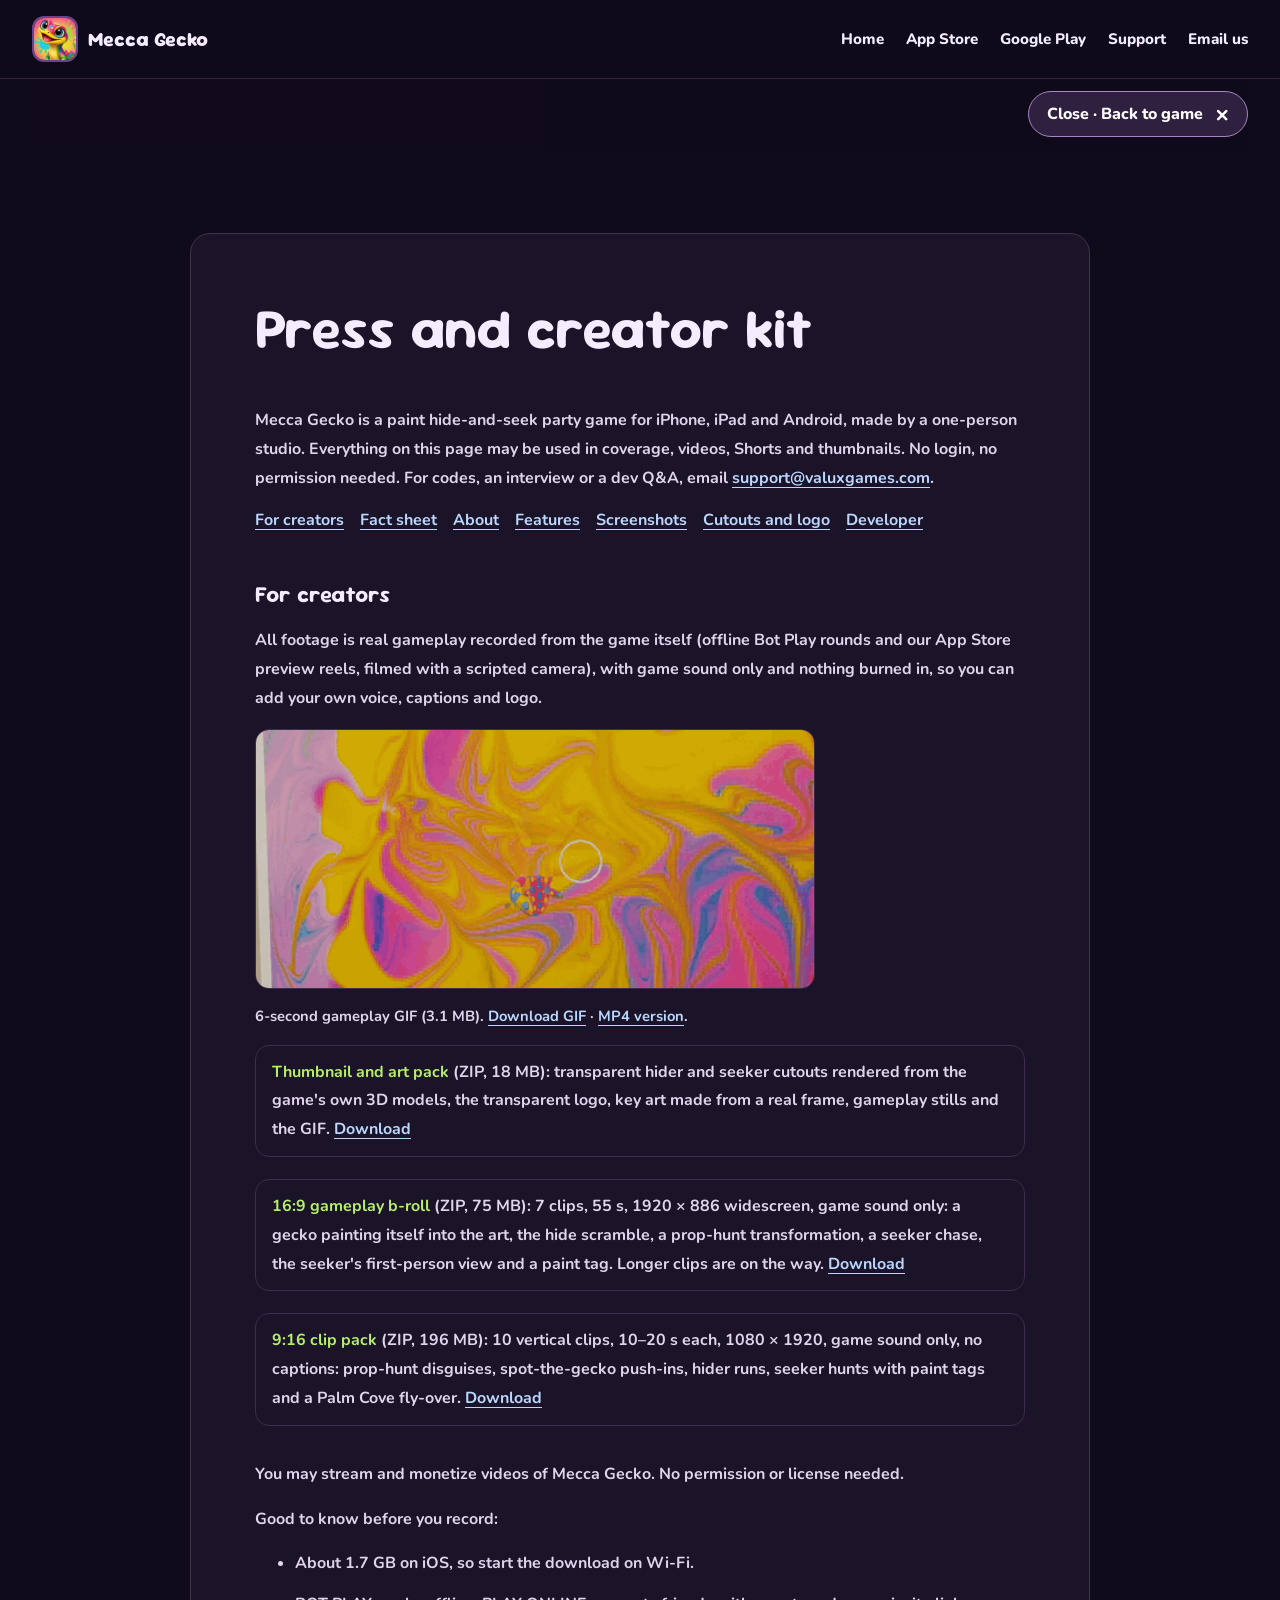
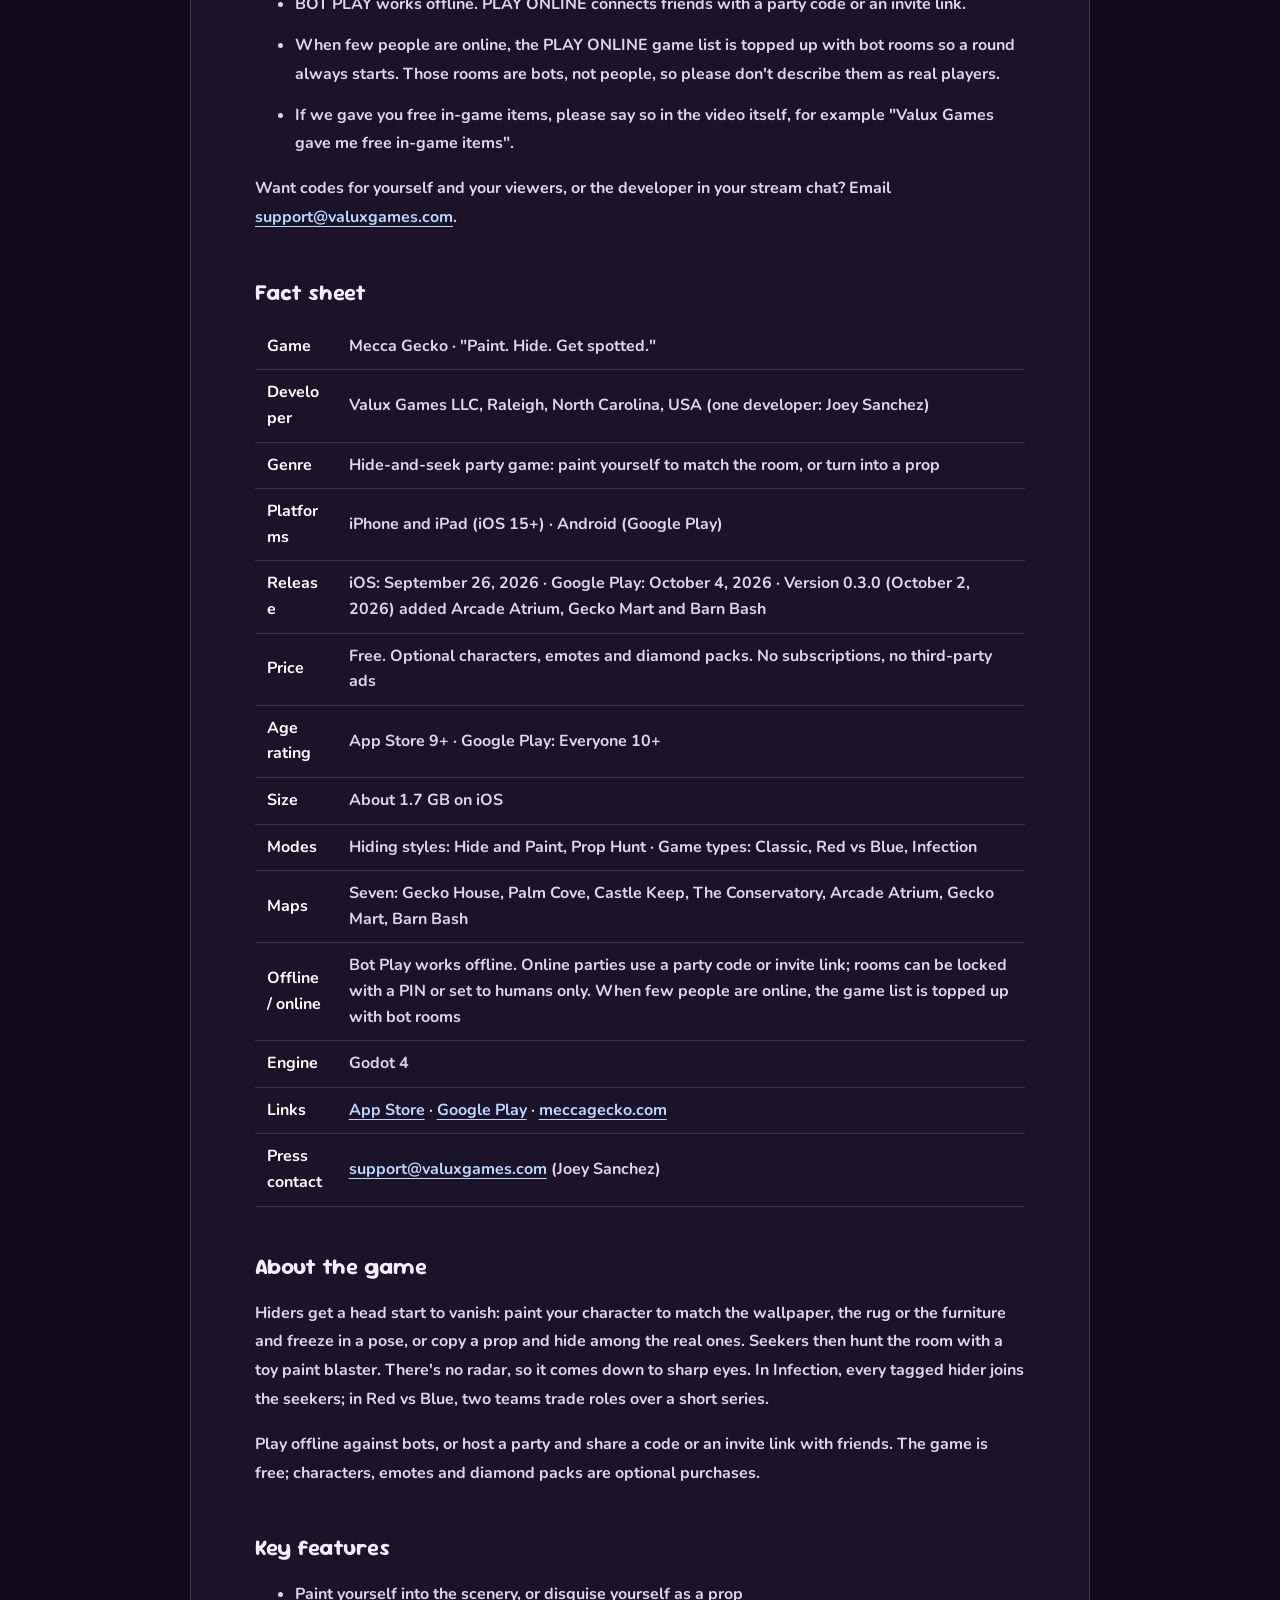
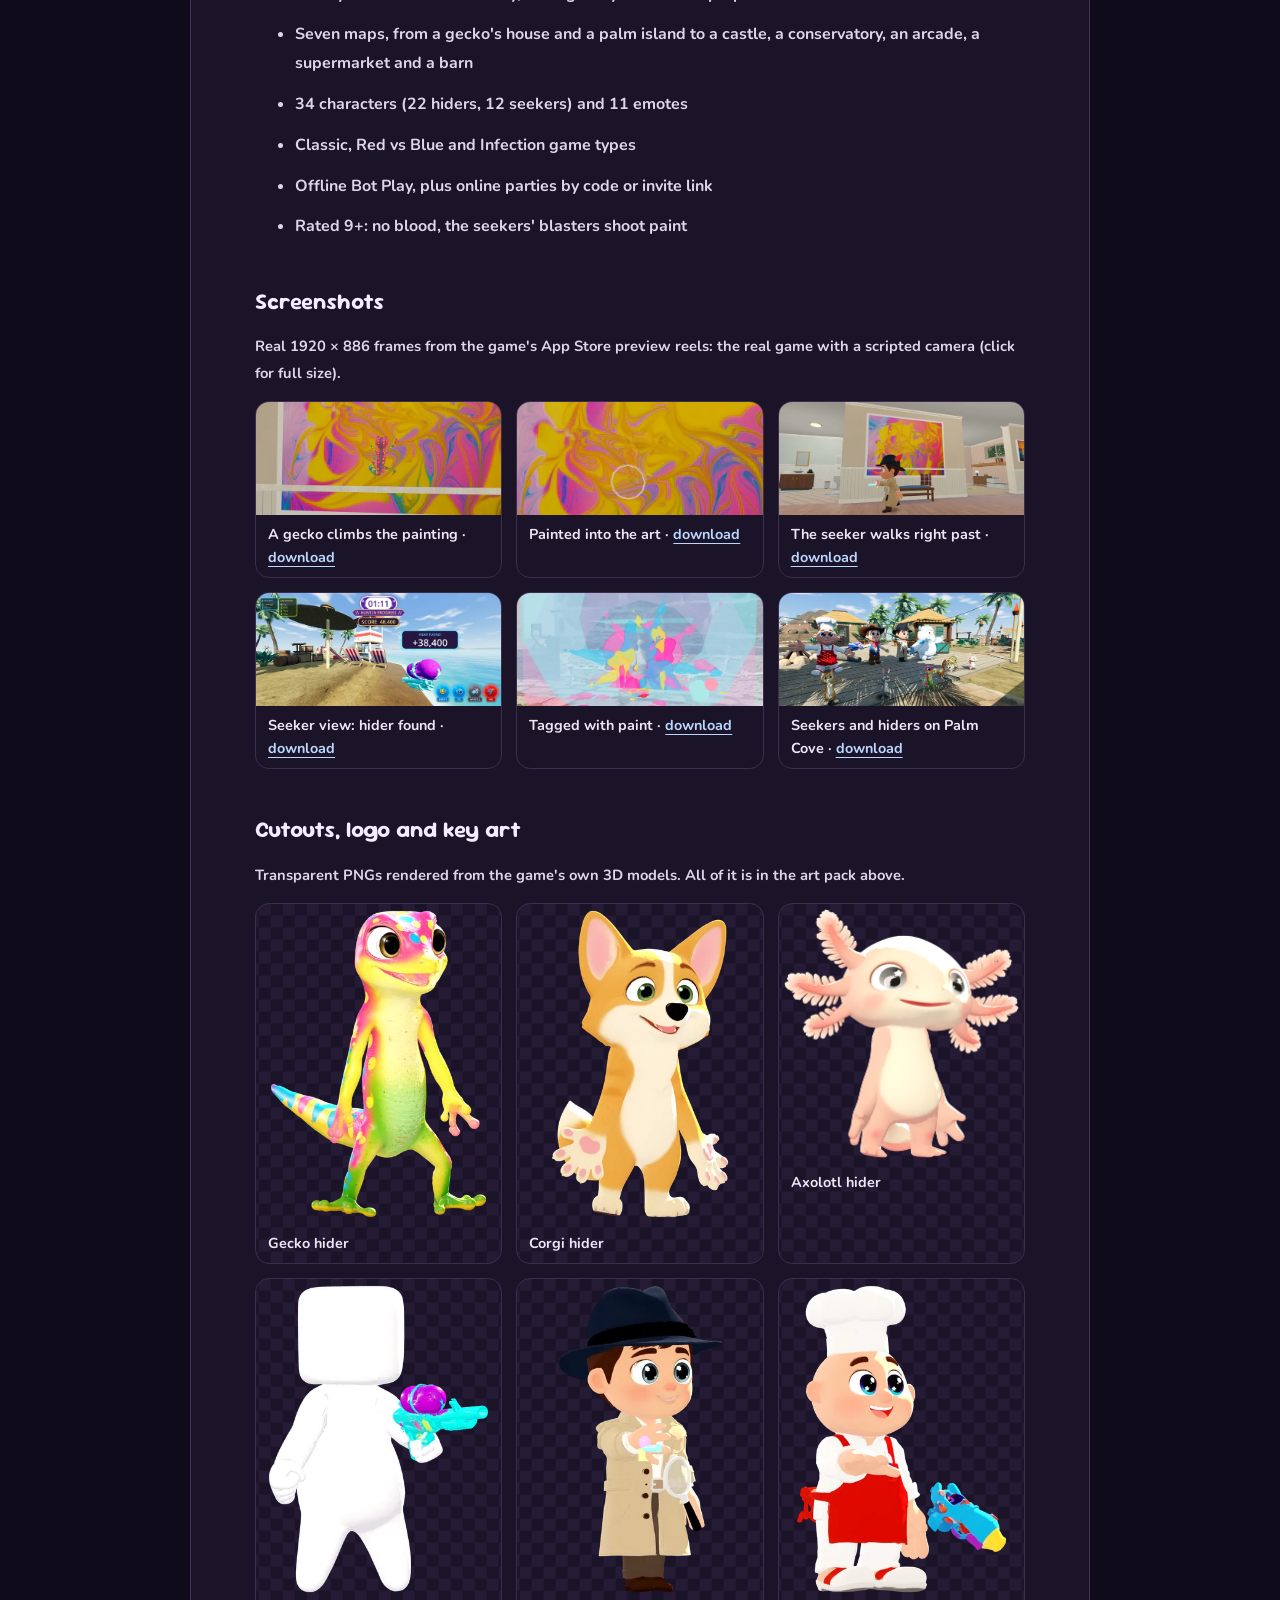
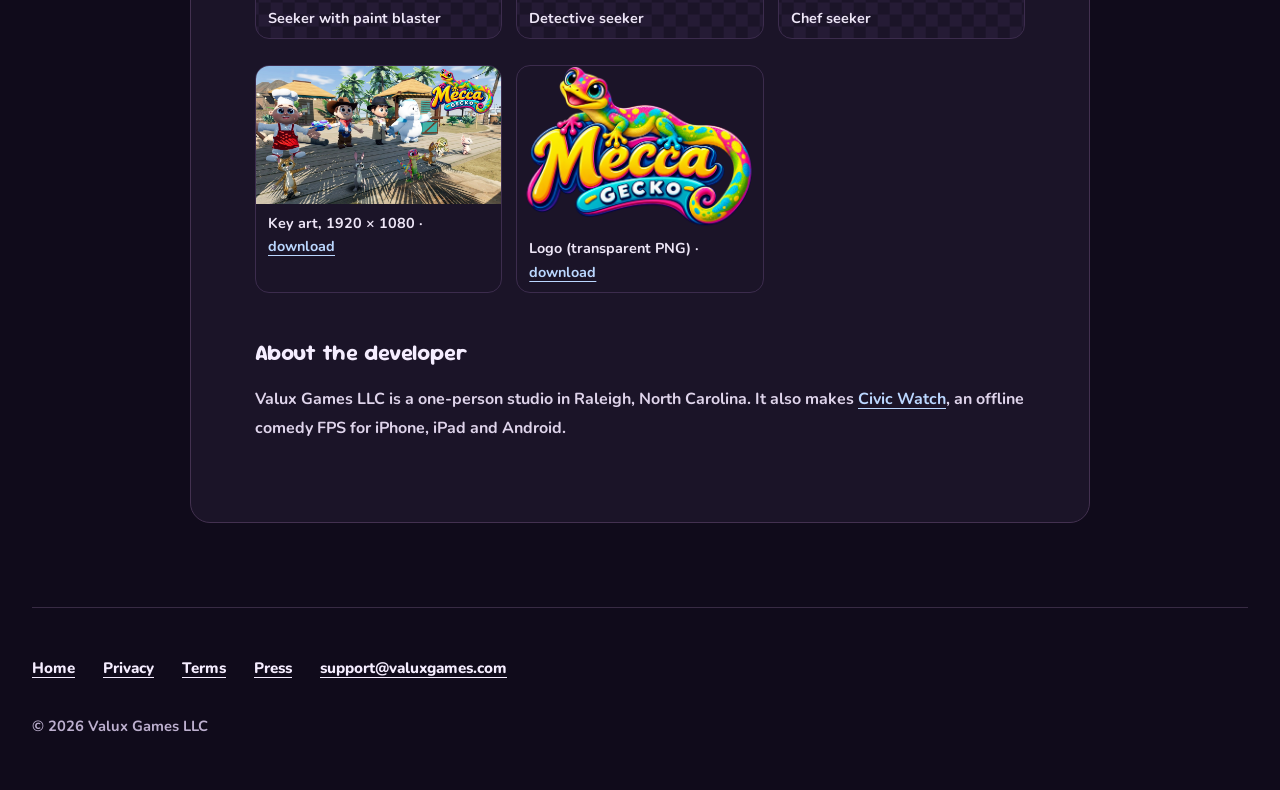
<file: press/index.html>
<!DOCTYPE html>
<html lang="en">
<head>
  <meta charset="utf-8"/>
  <!-- Google tag (gtag.js) -->
  <script async src="https://www.googletagmanager.com/gtag/js?id=G-GZG6MN24PH"></script>
  <script>
    window.dataLayer = window.dataLayer || [];
    function gtag(){dataLayer.push(arguments);}
    gtag('js', new Date());

    gtag('config', 'G-GZG6MN24PH');
  </script>
  <meta name="theme-color" content="#100b1b"/>
  <meta name="color-scheme" content="dark"/>
  <meta name="viewport" content="width=device-width, initial-scale=1"/>
  <title>Press and Creator Kit — Mecca Gecko</title>
  <meta name="description" content="Mecca Gecko press and creator kit: fact sheet, real gameplay clips with game sound only, transparent hider and seeker cutouts, logo, key art and contact for the paint hide-and-seek party game."/>
  <link rel="icon" href="../assets/icon.png"/>
  <link rel="canonical" href="https://www.meccagecko.com/press/"/>
  <meta property="og:type" content="website"/>
  <meta property="og:title" content="Press and Creator Kit — Mecca Gecko"/>
  <meta property="og:description" content="Real gameplay clips, hider and seeker cutouts, logo and a fact sheet for Mecca Gecko, paint hide-and-seek for iPhone, iPad and Android."/>
  <meta property="og:url" content="https://www.meccagecko.com/press/"/>
  <meta property="og:image" content="https://www.meccagecko.com/press/kit/mecca-gecko-key-art.jpg"/>
  <link rel="stylesheet" href="https://fonts.googleapis.com/css2?family=Nunito:wght@700;800;900&family=Sour+Gummy:wght@800&display=swap"/>
  <link rel="stylesheet" href="../css/site.css?v=20260928"/>
  <style>
    .press-grid { display: grid; grid-template-columns: repeat(auto-fill, minmax(220px, 1fr)); gap: 14px; margin: 14px 0 26px; }
    .press-grid figure { margin: 0; background: var(--panel); border: 1px solid var(--line); border-radius: 14px; overflow: hidden; }
    .press-grid img { display: block; width: 100%; height: auto; }
    .press-grid figcaption { padding: 8px 12px; font-size: .9rem; color: var(--body); }
    .press-grid.cutouts figure { background: repeating-conic-gradient(#251b35 0% 25%, #1b1428 0% 50%) 50% / 24px 24px; }
    .press-grid.cutouts img { width: auto; max-width: 100%; max-height: 320px; margin: 0 auto; }
    .press-gif { display: block; width: 100%; max-width: 560px; height: auto; border: 1px solid var(--line); border-radius: 14px; }
    .press-note { font-size: .92rem; color: var(--muted); }
    .press-downloads { list-style: none; padding: 0; margin: 14px 0 22px; display: grid; gap: 10px; }
    .press-downloads li { background: var(--panel); border: 1px solid var(--line); border-radius: 14px; padding: 12px 16px; }
    .press-downloads strong { color: var(--lime); }
    .press-toc { display: flex; flex-wrap: wrap; gap: 6px 16px; margin: 6px 0 20px; }
  </style>
</head>
<body>
  <a class="skip-link" href="#main">Skip to content</a>
  <header class="nav">
    <div class="wrap nav-inner">
      <a class="brand" href="../"><img src="../assets/brand.webp" width="46" height="46" alt=""/>Mecca Gecko</a>
      <nav class="nav-links" aria-label="Main navigation">
        <a href="../">Home</a>
        <a href="https://apps.apple.com/us/app/mecca-gecko/id6801449754">App Store</a>
        <a href="https://play.google.com/store/apps/details?id=com.valuxgames.meccagecko">Google Play</a>
        <a href="../support.html">Support</a>
        <a href="mailto:support@valuxgames.com">Email us</a>
      </nav>
    </div>
  </header>

  <div class="wrap detail-exit"><a class="detail-close" href="../" aria-label="Close this page and return to the game website">Close · Back to game <span aria-hidden="true">×</span></a></div>
  <main id="main" class="wrap section">
    <article class="prose">
      <h1>Press and creator kit</h1>
      <p>Mecca Gecko is a paint hide-and-seek party game for iPhone, iPad and Android, made by a one-person studio. Everything on this page may be used in coverage, videos, Shorts and thumbnails. No login, no permission needed. For codes, an interview or a dev Q&amp;A, email <a href="mailto:support@valuxgames.com?subject=Mecca%20Gecko%20press">support@valuxgames.com</a>.</p>
      <nav class="press-toc" aria-label="On this page">
        <a href="#creators">For creators</a><a href="#facts">Fact sheet</a><a href="#about">About</a><a href="#features">Features</a><a href="#screens">Screenshots</a><a href="#art">Cutouts and logo</a><a href="#studio">Developer</a>
      </nav>

      <h2 id="creators">For creators</h2>
      <p>All footage is real gameplay recorded from the game itself (offline Bot Play rounds and our App Store preview reels, filmed with a scripted camera), with game sound only and nothing burned in, so you can add your own voice, captions and logo.</p>
      <img class="press-gif" src="kit/mecca-gecko-gameplay.gif" width="480" height="222" alt="A gecko climbs onto a swirly painting, paints itself to match and vanishes; then the seeker walks right past"/>
      <p class="press-note">6-second gameplay GIF (3.1 MB). <a href="kit/mecca-gecko-gameplay.gif" download>Download GIF</a> · <a href="kit/mecca-gecko-gameplay-gif.mp4" download>MP4 version</a>.</p>
      <ul class="press-downloads">
        <li><strong>Thumbnail and art pack</strong> (ZIP, 18 MB): transparent hider and seeker cutouts rendered from the game's own 3D models, the transparent logo, key art made from a real frame, gameplay stills and the GIF. <a href="kit/mecca-gecko-creator-art.zip" download>Download</a></li>
        <li><strong>16:9 gameplay b-roll</strong> (ZIP, 75 MB): 7 clips, 55 s, 1920 × 886 widescreen, game sound only: a gecko painting itself into the art, the hide scramble, a prop-hunt transformation, a seeker chase, the seeker's first-person view and a paint tag. Longer clips are on the way. <a href="https://github.com/joecodecreations/mecca_gecko/releases/download/creator-kit-2026-10/mecca-gecko-broll-16x9.zip">Download</a></li>
        <li><strong>9:16 clip pack</strong> (ZIP, 196 MB): 10 vertical clips, 10–20 s each, 1080 × 1920, game sound only, no captions: prop-hunt disguises, spot-the-gecko push-ins, hider runs, seeker hunts with paint tags and a Palm Cove fly-over. <a href="https://github.com/joecodecreations/mecca_gecko/releases/download/creator-kit-2026-10/mecca-gecko-clips-9x16.zip">Download</a></li>
      </ul>
      <p><strong>You may stream and monetize videos of Mecca Gecko.</strong> No permission or license needed.</p>
      <p><strong>Good to know before you record:</strong></p>
      <ul>
        <!-- STREAMER MODE placeholder: uncomment once the Streamer mode build is live in the stores
             (docs/community/CREATOR_MUSIC_POLICY.md in ValuxGamesMarketing):
        <li>Turn on Streamer mode in Settings → Audio to avoid music claims.</li>
        -->
        <li>About 1.7 GB on iOS, so start the download on Wi-Fi.</li>
        <li><strong>BOT PLAY</strong> works offline. <strong>PLAY ONLINE</strong> connects friends with a party code or an invite link.</li>
        <li>When few people are online, the PLAY ONLINE game list is topped up with bot rooms so a round always starts. Those rooms are bots, not people, so please don't describe them as real players.</li>
        <li>If we gave you free in-game items, please say so in the video itself, for example "Valux Games gave me free in-game items".</li>
      </ul>
      <p>Want codes for yourself and your viewers, or the developer in your stream chat? Email <a href="mailto:support@valuxgames.com?subject=Mecca%20Gecko%20creator">support@valuxgames.com</a>.</p>

      <h2 id="facts">Fact sheet</h2>
      <table>
        <tbody>
          <tr><th scope="row">Game</th><td>Mecca Gecko · "Paint. Hide. Get spotted."</td></tr>
          <tr><th scope="row">Developer</th><td>Valux Games LLC, Raleigh, North Carolina, USA (one developer: Joey Sanchez)</td></tr>
          <tr><th scope="row">Genre</th><td>Hide-and-seek party game: paint yourself to match the room, or turn into a prop</td></tr>
          <tr><th scope="row">Platforms</th><td>iPhone and iPad (iOS 15+) · Android (Google Play)</td></tr>
          <tr><th scope="row">Release</th><td>iOS: September 26, 2026 · Google Play: October 4, 2026 · Version 0.3.0 (October 2, 2026) added Arcade Atrium, Gecko Mart and Barn Bash</td></tr>
          <tr><th scope="row">Price</th><td>Free. Optional characters, emotes and diamond packs. No subscriptions, no third-party ads</td></tr>
          <tr><th scope="row">Age rating</th><td>App Store 9+ · Google Play: Everyone 10+</td></tr>
          <tr><th scope="row">Size</th><td>About 1.7 GB on iOS</td></tr>
          <tr><th scope="row">Modes</th><td>Hiding styles: Hide and Paint, Prop Hunt · Game types: Classic, Red vs Blue, Infection</td></tr>
          <tr><th scope="row">Maps</th><td>Seven: Gecko House, Palm Cove, Castle Keep, The Conservatory, Arcade Atrium, Gecko Mart, Barn Bash</td></tr>
          <tr><th scope="row">Offline / online</th><td>Bot Play works offline. Online parties use a party code or invite link; rooms can be locked with a PIN or set to humans only. When few people are online, the game list is topped up with bot rooms</td></tr>
          <tr><th scope="row">Engine</th><td>Godot 4</td></tr>
          <tr><th scope="row">Links</th><td><a href="https://apps.apple.com/us/app/mecca-gecko/id6801449754">App Store</a> · <a href="https://play.google.com/store/apps/details?id=com.valuxgames.meccagecko">Google Play</a> · <a href="https://www.meccagecko.com">meccagecko.com</a></td></tr>
          <tr><th scope="row">Press contact</th><td><a href="mailto:support@valuxgames.com">support@valuxgames.com</a> (Joey Sanchez)</td></tr>
        </tbody>
      </table>

      <h2 id="about">About the game</h2>
      <p>Hiders get a head start to vanish: paint your character to match the wallpaper, the rug or the furniture and freeze in a pose, or copy a prop and hide among the real ones. Seekers then hunt the room with a toy paint blaster. There's no radar, so it comes down to sharp eyes. In Infection, every tagged hider joins the seekers; in Red vs Blue, two teams trade roles over a short series.</p>
      <p>Play offline against bots, or host a party and share a code or an invite link with friends. The game is free; characters, emotes and diamond packs are optional purchases.</p>

      <h2 id="features">Key features</h2>
      <ul>
        <li>Paint yourself into the scenery, or disguise yourself as a prop</li>
        <li>Seven maps, from a gecko's house and a palm island to a castle, a conservatory, an arcade, a supermarket and a barn</li>
        <li>34 characters (22 hiders, 12 seekers) and 11 emotes</li>
        <li>Classic, Red vs Blue and Infection game types</li>
        <li>Offline Bot Play, plus online parties by code or invite link</li>
        <li>Rated 9+: no blood, the seekers' blasters shoot paint</li>
      </ul>

      <h2 id="screens">Screenshots</h2>
      <p class="press-note">Real 1920 × 886 frames from the game's App Store preview reels: the real game with a scripted camera (click for full size).</p>
      <div class="press-grid">
          <figure><a href="kit/stills/mecca-gecko-still-01-gecko-climbs-the-painting-gecko-house.jpg"><img src="kit/previews/stills/mecca-gecko-still-01-gecko-climbs-the-painting-gecko-house.webp" alt="A gecko climbs the painting" width="640" height="295" loading="lazy" /></a><figcaption>A gecko climbs the painting · <a href="kit/stills/mecca-gecko-still-01-gecko-climbs-the-painting-gecko-house.jpg" download>download</a></figcaption></figure>
          <figure><a href="kit/stills/mecca-gecko-still-02-gecko-painted-into-the-art.jpg"><img src="kit/previews/stills/mecca-gecko-still-02-gecko-painted-into-the-art.webp" alt="Painted into the art" width="640" height="295" loading="lazy" /></a><figcaption>Painted into the art · <a href="kit/stills/mecca-gecko-still-02-gecko-painted-into-the-art.jpg" download>download</a></figcaption></figure>
          <figure><a href="kit/stills/mecca-gecko-still-03-seeker-walks-past-gecko-house.jpg"><img src="kit/previews/stills/mecca-gecko-still-03-seeker-walks-past-gecko-house.webp" alt="The seeker walks right past" width="640" height="295" loading="lazy" /></a><figcaption>The seeker walks right past · <a href="kit/stills/mecca-gecko-still-03-seeker-walks-past-gecko-house.jpg" download>download</a></figcaption></figure>
          <figure><a href="kit/stills/mecca-gecko-still-04-seeker-tags-a-hider-palm-cove.jpg"><img src="kit/previews/stills/mecca-gecko-still-04-seeker-tags-a-hider-palm-cove.webp" alt="Seeker view: hider found" width="640" height="295" loading="lazy" /></a><figcaption>Seeker view: hider found · <a href="kit/stills/mecca-gecko-still-04-seeker-tags-a-hider-palm-cove.jpg" download>download</a></figcaption></figure>
          <figure><a href="kit/stills/mecca-gecko-still-05-paint-tag-castle-keep.jpg"><img src="kit/previews/stills/mecca-gecko-still-05-paint-tag-castle-keep.webp" alt="Tagged with paint" width="640" height="295" loading="lazy" /></a><figcaption>Tagged with paint · <a href="kit/stills/mecca-gecko-still-05-paint-tag-castle-keep.jpg" download>download</a></figcaption></figure>
          <figure><a href="kit/stills/mecca-gecko-still-06-seekers-and-hiders-palm-cove.jpg"><img src="kit/previews/stills/mecca-gecko-still-06-seekers-and-hiders-palm-cove.webp" alt="Seekers and hiders on Palm Cove" width="640" height="295" loading="lazy" /></a><figcaption>Seekers and hiders on Palm Cove · <a href="kit/stills/mecca-gecko-still-06-seekers-and-hiders-palm-cove.jpg" download>download</a></figcaption></figure>
      </div>

      <h2 id="art">Cutouts, logo and key art</h2>
      <p class="press-note">Transparent PNGs rendered from the game's own 3D models. All of it is in the art pack above.</p>
      <div class="press-grid cutouts">
          <figure><img src="kit/previews/cutouts/mecca-gecko-cutout-hider-gecko.webp" alt="Gecko hider, transparent cutout" width="372" height="520" loading="lazy" /><figcaption>Gecko hider</figcaption></figure>
          <figure><img src="kit/previews/cutouts/mecca-gecko-cutout-hider-corgi.webp" alt="Corgi hider, transparent cutout" width="309" height="520" loading="lazy" /><figcaption>Corgi hider</figcaption></figure>
          <figure><img src="kit/previews/cutouts/mecca-gecko-cutout-hider-axolotl.webp" alt="Axolotl hider, transparent cutout" width="493" height="520" loading="lazy" /><figcaption>Axolotl hider</figcaption></figure>
          <figure><img src="kit/previews/cutouts/mecca-gecko-cutout-seeker-marshmallow.webp" alt="Seeker with paint blaster, transparent cutout" width="378" height="520" loading="lazy" /><figcaption>Seeker with paint blaster</figcaption></figure>
          <figure><img src="kit/previews/cutouts/mecca-gecko-cutout-seeker-detective.webp" alt="Detective seeker, transparent cutout" width="288" height="520" loading="lazy" /><figcaption>Detective seeker</figcaption></figure>
          <figure><img src="kit/previews/cutouts/mecca-gecko-cutout-seeker-chef.webp" alt="Chef seeker, transparent cutout" width="362" height="520" loading="lazy" /><figcaption>Chef seeker</figcaption></figure>
      </div>
      <div class="press-grid">
        <figure><a href="kit/mecca-gecko-key-art.jpg"><img src="kit/mecca-gecko-key-art.jpg" alt="Mecca Gecko key art: seekers and hiders lined up on the Palm Cove dock, with the Mecca Gecko logo" width="1920" height="1080" loading="lazy"/></a><figcaption>Key art, 1920 × 1080 · <a href="kit/mecca-gecko-key-art.jpg" download>download</a></figcaption></figure>
        <figure><a href="kit/previews/mecca-gecko-logo.png"><img src="kit/previews/mecca-gecko-logo.png" alt="Mecca Gecko logo" loading="lazy"/></a><figcaption>Logo (transparent PNG) · <a href="kit/previews/mecca-gecko-logo.png" download>download</a></figcaption></figure>
      </div>

      <h2 id="studio">About the developer</h2>
      <p>Valux Games LLC is a one-person studio in Raleigh, North Carolina. It also makes <a href="https://civicwatchgame.com/press/">Civic Watch</a>, an offline comedy FPS for iPhone, iPad and Android.</p>
    </article>
  </main>

  <footer class="wrap footer">
    <nav>
      <a href="../">Home</a>
      <a href="../privacy.html">Privacy</a>
      <a href="../terms.html">Terms</a>
      <a href="./">Press</a>
      <a href="mailto:support@valuxgames.com">support@valuxgames.com</a>
    </nav>
    <p class="muted">© 2026 Valux Games LLC</p>
  </footer>
</body>
</html>
</file>
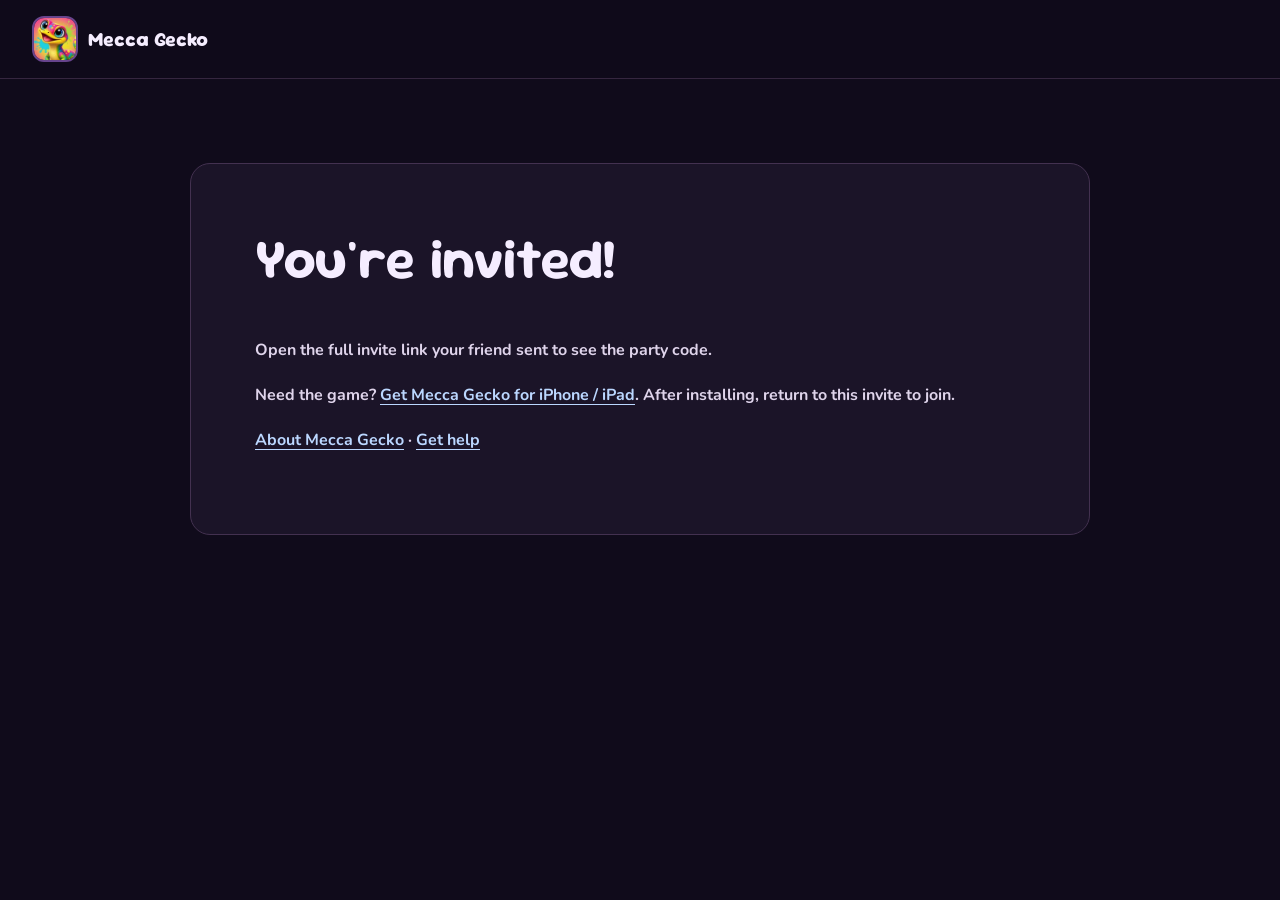
<file: join.html>
<!DOCTYPE html>
<html lang="en">
<head>
  <meta charset="utf-8"/>
  <!-- Google tag (gtag.js) -->
  <script async src="https://www.googletagmanager.com/gtag/js?id=G-GZG6MN24PH"></script>
  <script>
    window.dataLayer = window.dataLayer || [];
    function gtag(){dataLayer.push(arguments);}
    gtag('js', new Date());

    // Report the page without its query: ?code= and &invite= are a party code and a token that opens a locked
    // room without its PIN, and Google Analytics would otherwise record the full URL.
    gtag('config', 'G-GZG6MN24PH', { page_location: location.origin + location.pathname });
  </script>
  <meta name="viewport" content="width=device-width, initial-scale=1"/>
  <title>Join a party — Mecca Gecko</title>
  <meta name="description" content="Your friend invited you to play Mecca Gecko. Open your invite to get the party code."/>
  <meta property="og:title" content="Join my Mecca Gecko party"/>
  <meta property="og:description" content="Grab the party code and come play!"/>
  <meta property="og:image" content="https://www.meccagecko.com/assets/og.jpg"/>
  <meta name="robots" content="noindex"/>
  <meta name="apple-itunes-app" content="app-id=6801449754"/>
  <link rel="icon" href="assets/icon.png"/>
  <link rel="stylesheet" href="https://fonts.googleapis.com/css2?family=Nunito:wght@700;800;900&family=Sour+Gummy:wght@800&display=swap"/>
  <link rel="stylesheet" href="css/site.css?v=20260928"/>
  <style>
    #party-code { display: block; font-size: clamp(2rem, 10vw, 4rem); letter-spacing: .12em; margin: 1rem 0; user-select: all; }
    button { cursor: pointer; font: inherit; }
    .invite-actions { display: flex; flex-wrap: wrap; gap: .75rem; }
    .invite-actions .btn { text-align: center; }
  </style>
</head>
<body>
  <header class="nav"><div class="wrap nav-inner">
    <a class="brand" href="./"><img src="assets/brand.webp" width="46" height="46" alt=""/>Mecca Gecko</a>
  </div></header>
  <main class="wrap section"><article class="prose">
    <h1>You're invited!</h1>
    <p id="message">Open the full invite link your friend sent to see the party code.</p>
    <section id="invite" hidden>
      <strong id="party-code" aria-label="Party code"></strong>
      <div class="invite-actions">
        <a class="btn btn-green" id="open-game">Open Mecca Gecko</a>
        <button class="btn btn-blue" id="copy" type="button">Copy party code</button>
        <button class="btn btn-pink" id="share" type="button">Share invite</button>
      </div>
      <p id="browser-help">If your social app keeps you here, use its browser menu to open this page in Safari or Chrome, then tap Open Mecca Gecko. Older game versions may need the code below.</p>
      <p id="copy-status" role="status" aria-live="polite"></p>
      <h2>Or join with the code</h2>
      <p>Open Mecca Gecko, choose <strong>PLAY ONLINE</strong>, then paste or type this code into the party code field and tap <strong>JOIN</strong>. Locked rooms also need the host’s four-digit PIN when joining by code. Use the invite link to join without the PIN.</p>
      <p>Keep the game open while you play together. If the party has ended, ask your friend for a fresh invite.</p>
    </section>
    <noscript><p>The party code is the six characters after <strong>code=</strong> in your invite link. Enter it in Mecca Gecko under PLAY ONLINE.</p></noscript>
    <p>Need the game? <a href="https://apps.apple.com/app/id6801449754">Get Mecca Gecko for iPhone / iPad</a>. After installing, return to this invite to join.</p>
    <p><a href="./">About Mecca Gecko</a> · <a href="support.html">Get help</a></p>
  </article></main>
  <script>
    const code = (new URLSearchParams(window.location.search).get('code') || '').toUpperCase();
    if (/^[ABCDEFGHJKLMNPQRSTUVWXYZ23456789]{6}$/.test(code)) {
      document.getElementById('message').textContent = 'Your friend is waiting. Here is your party code:';
      document.getElementById('party-code').textContent = code;
      document.getElementById('invite').hidden = false;
      const rawToken = new URLSearchParams(window.location.search).get('invite') || '';
      const token = /^[a-f0-9]{64}$/.test(rawToken) ? rawToken : '';
      const inviteURL = 'https://www.meccagecko.com/join.html?code=' + code + (token ? '&invite=' + token : '');
      const appURL = 'meccagecko://join/' + code + (token ? '?invite=' + token : '');
      const openGame = document.getElementById('open-game');
      openGame.href = /Android/i.test(navigator.userAgent)
        ? 'intent://join/' + code + (token ? '?invite=' + token : '') + '#Intent;scheme=meccagecko;package=com.codecreations.meccagecko;S.browser_fallback_url=' + encodeURIComponent(inviteURL + '&open=failed') + ';end'
        : appURL;
      document.querySelector('meta[name="apple-itunes-app"]').content = 'app-id=6801449754, app-argument=' + inviteURL;
      document.getElementById('share').addEventListener('click', async () => {
        const status = document.getElementById('copy-status');
        try {
          if (navigator.share) {
            await navigator.share({title: 'Join my Mecca Gecko party', text: 'Come play Mecca Gecko! Party code: ' + code, url: inviteURL});
          } else {
            await navigator.clipboard.writeText(inviteURL);
            status.textContent = 'Invite link copied. Paste it into your message.';
          }
        } catch (error) {
          if (error.name !== 'AbortError') status.textContent = 'Copy this page’s address to share the invite.';
        }
      });
      document.getElementById('copy').addEventListener('click', async () => {
        const status = document.getElementById('copy-status');
        try {
          await navigator.clipboard.writeText(code);
          status.textContent = 'Copied! Open Mecca Gecko to join.';
        } catch {
          status.textContent = 'Press and hold the code to copy it, or type it into the game.';
        }
      });
    }
  </script>
</body>
</html>
</file>
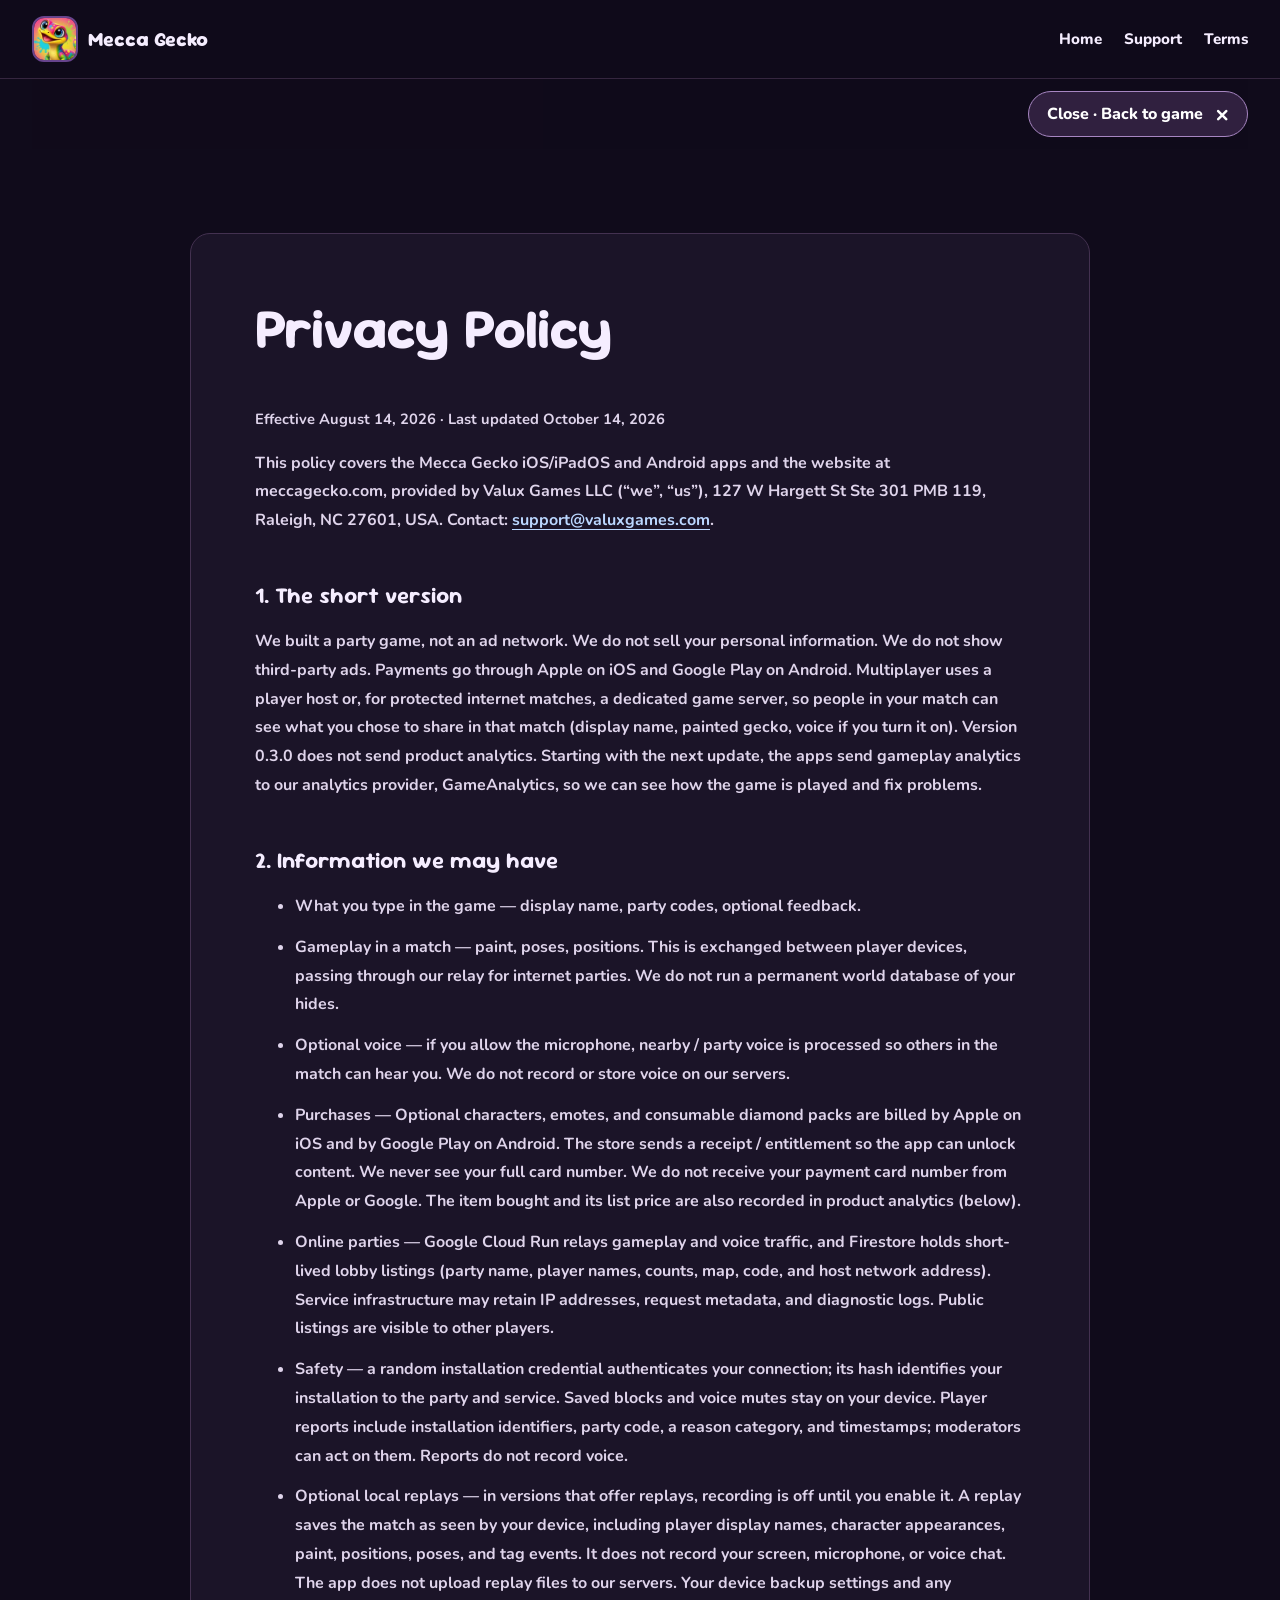
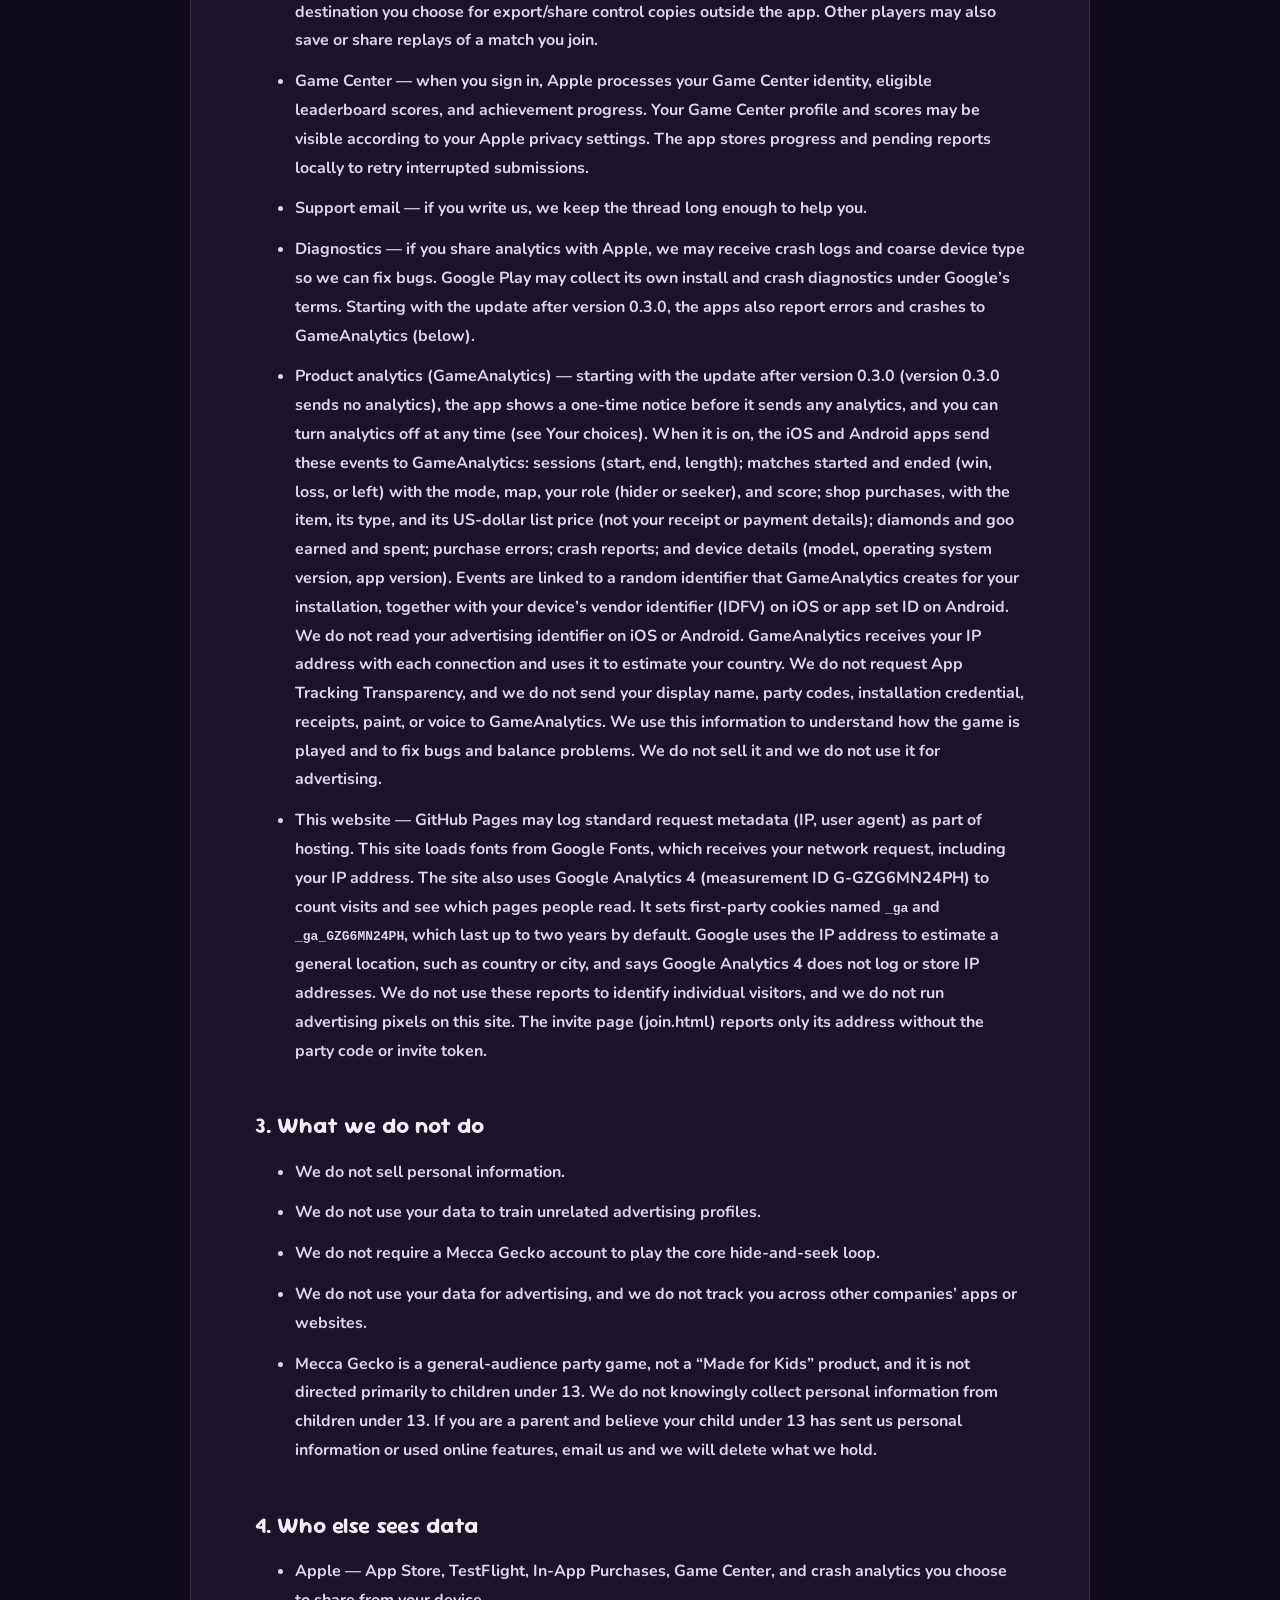
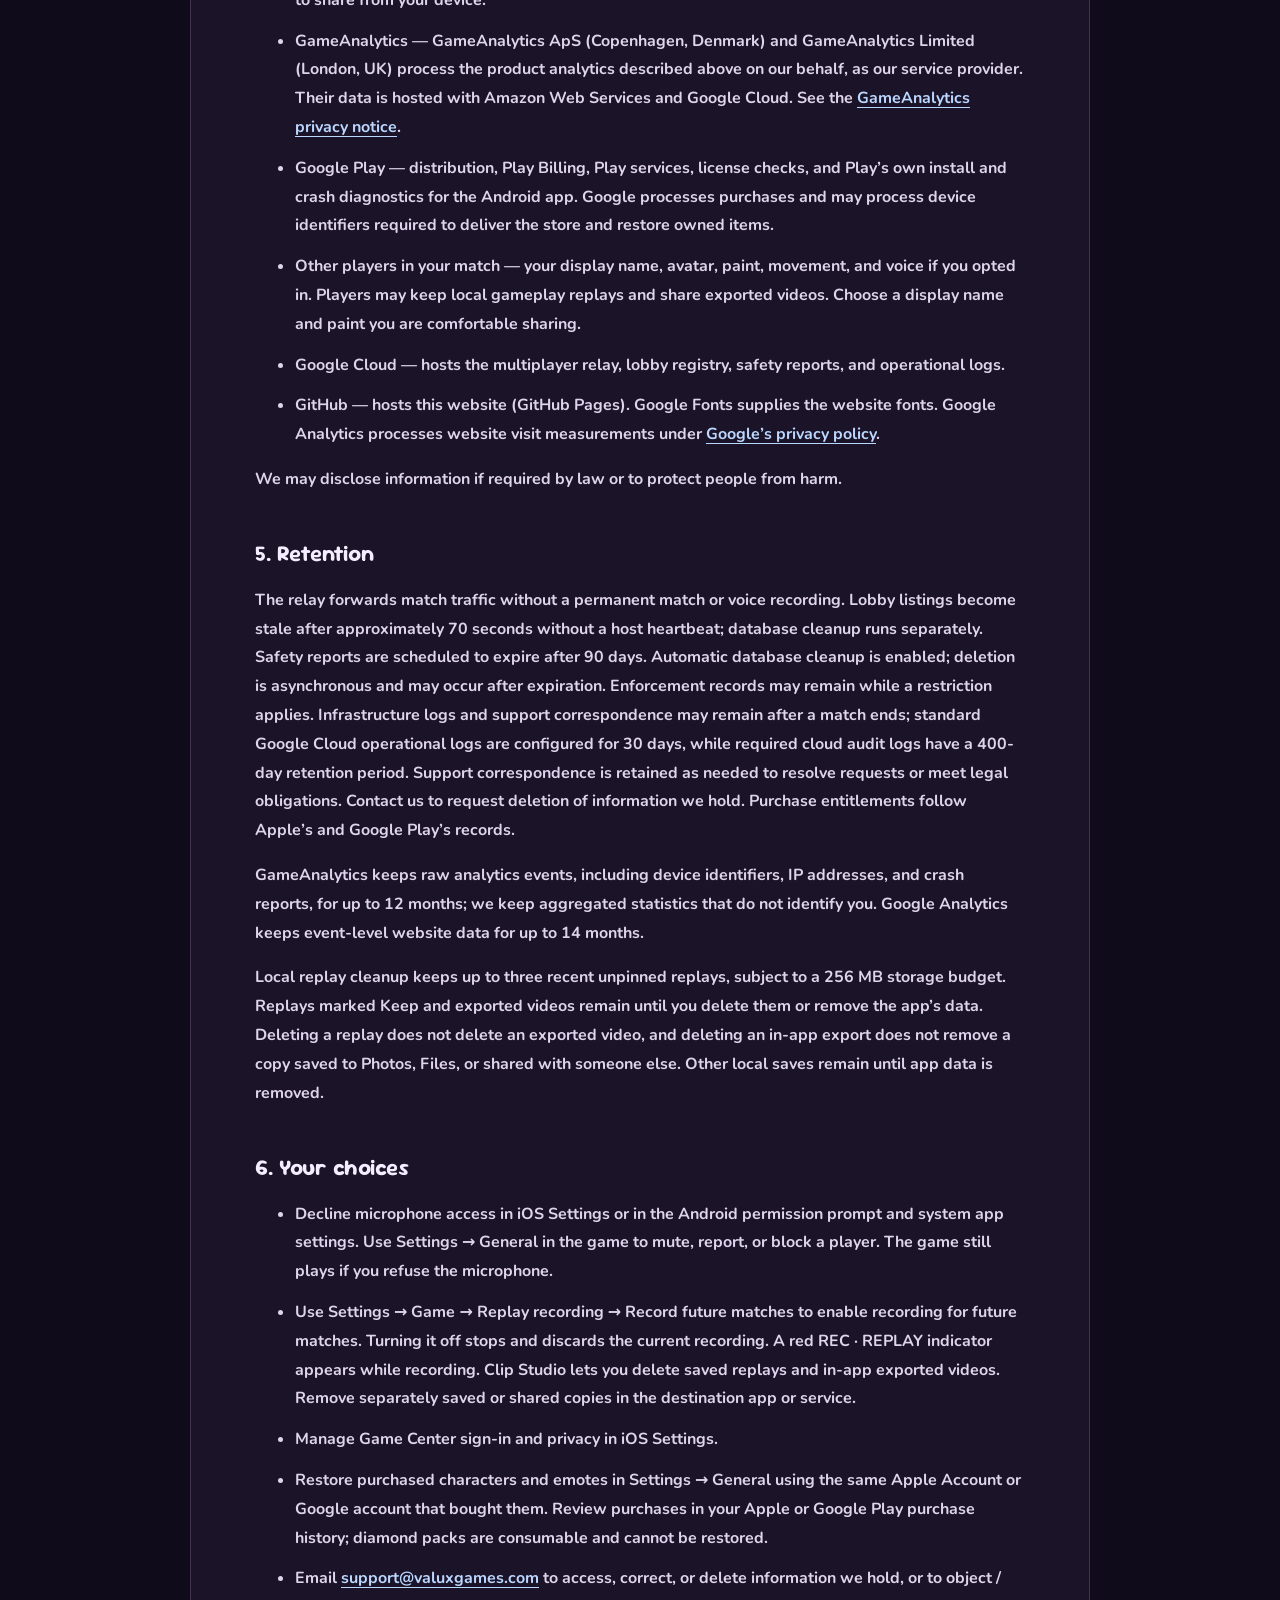
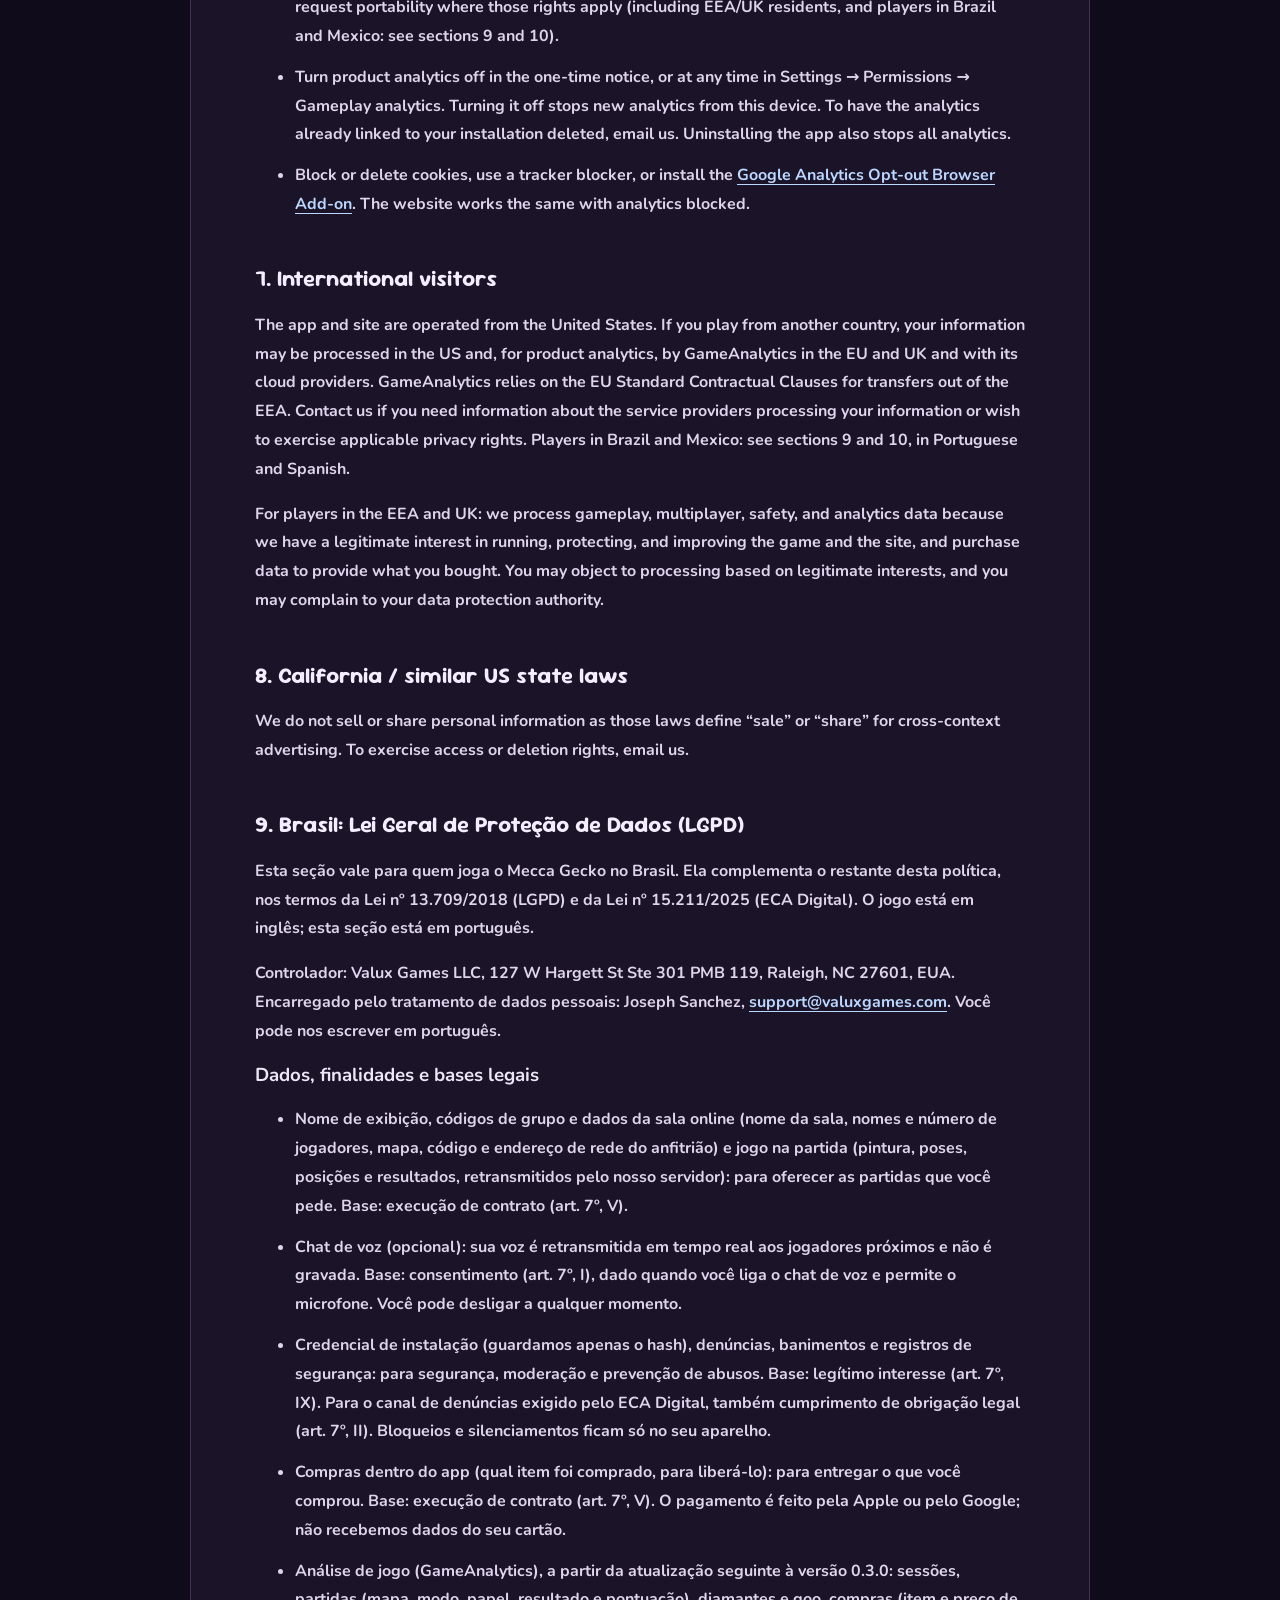
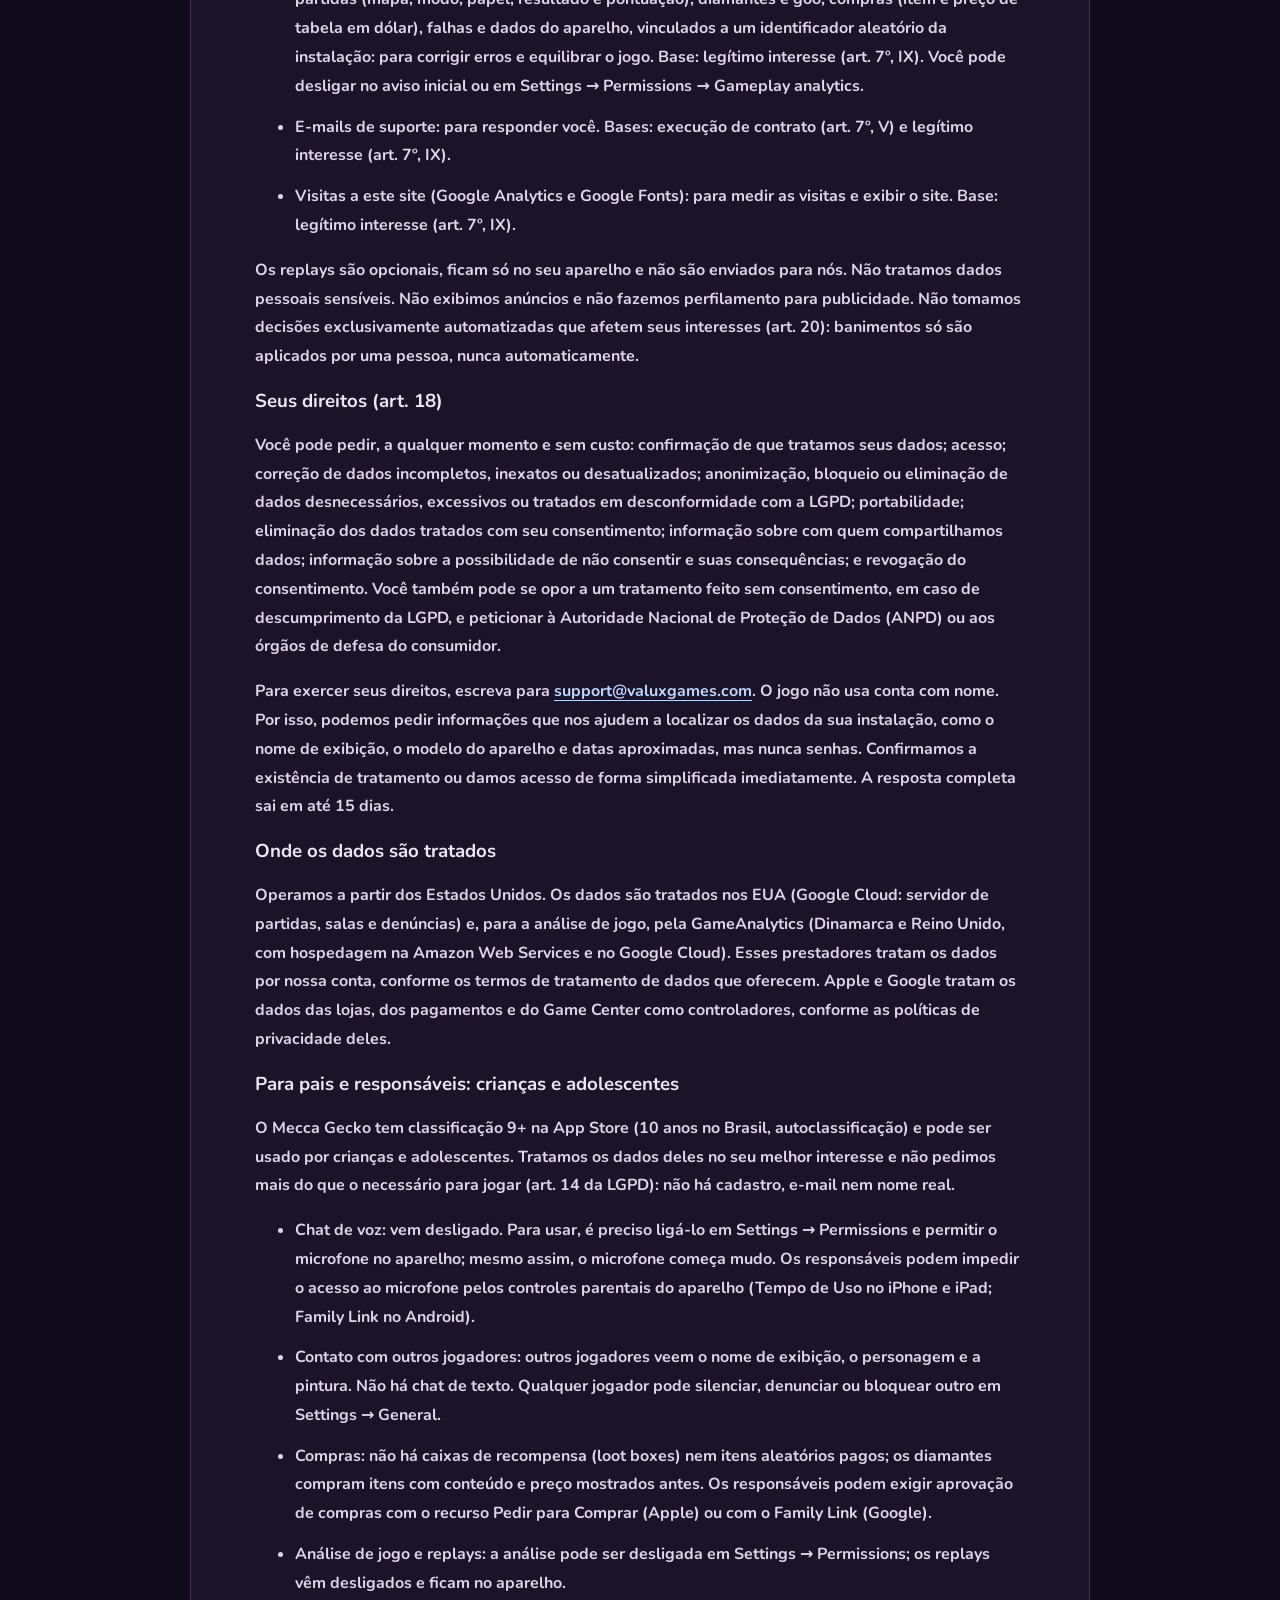
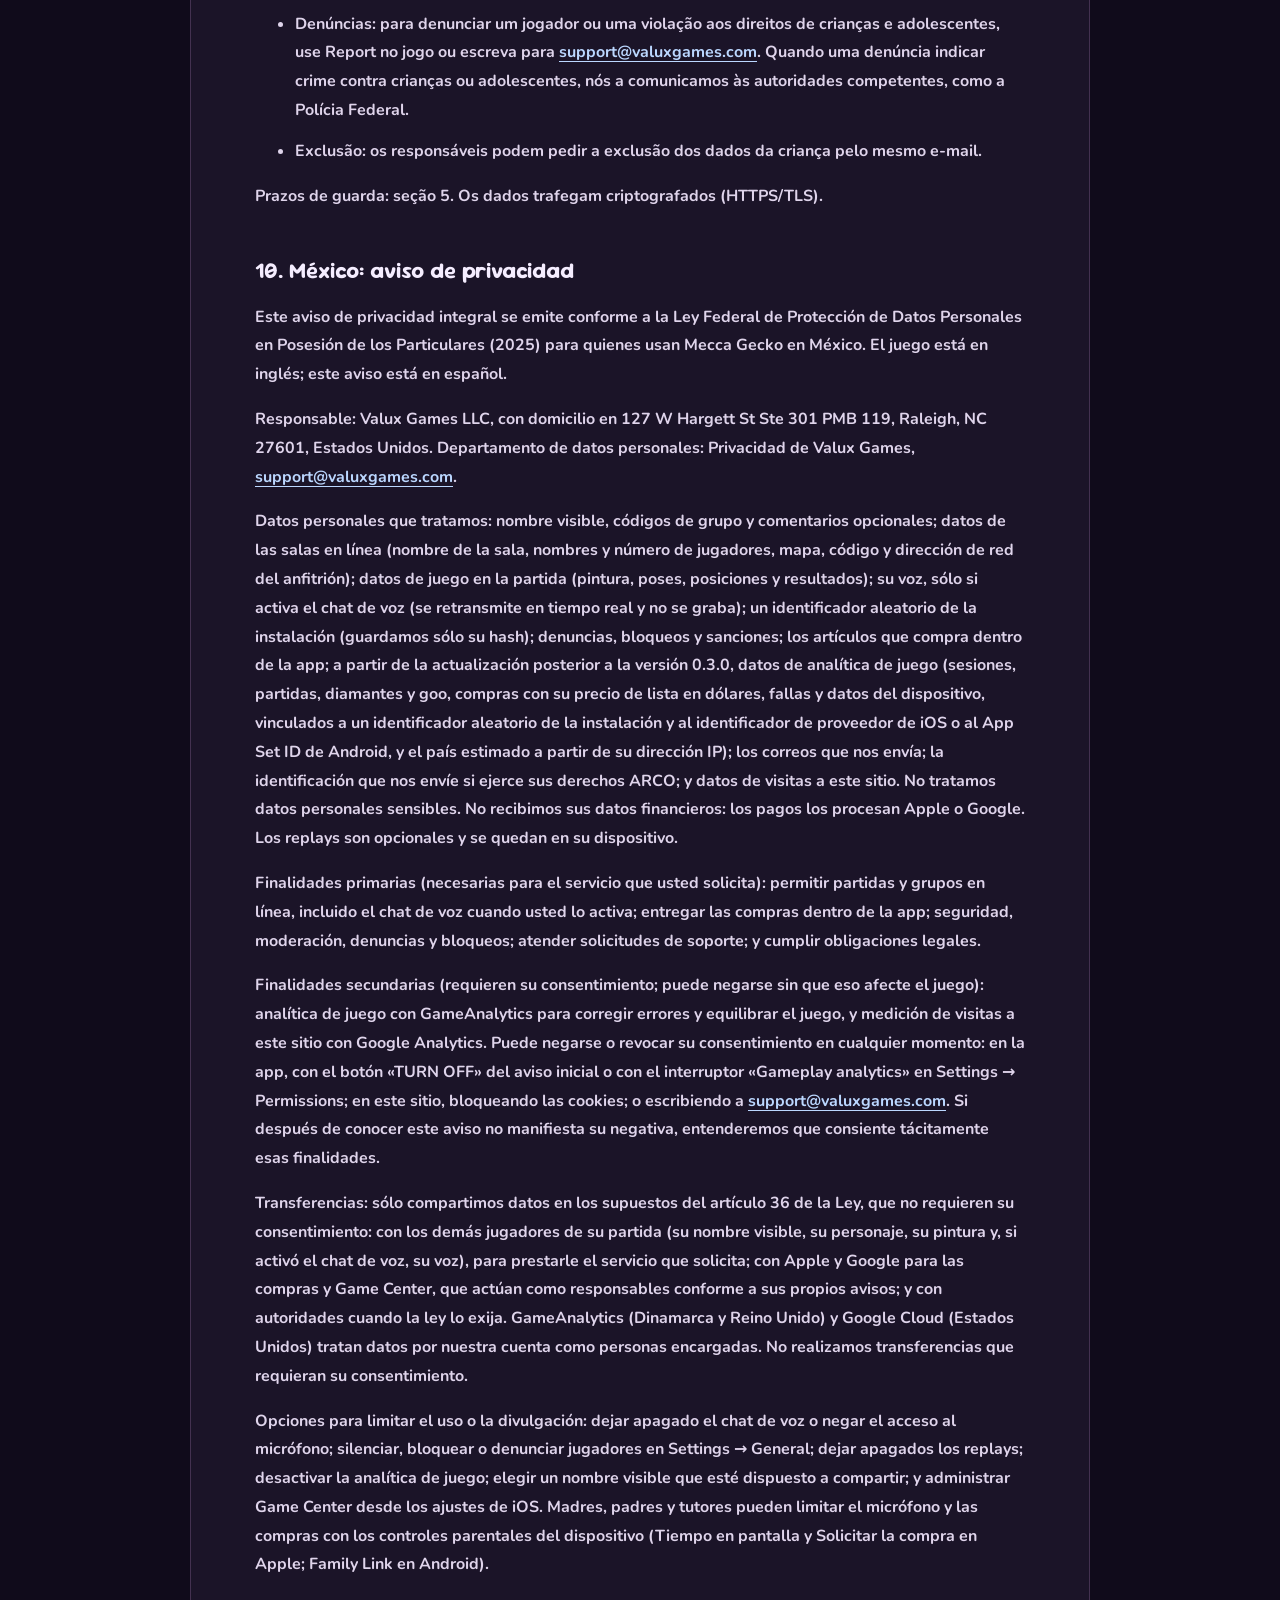
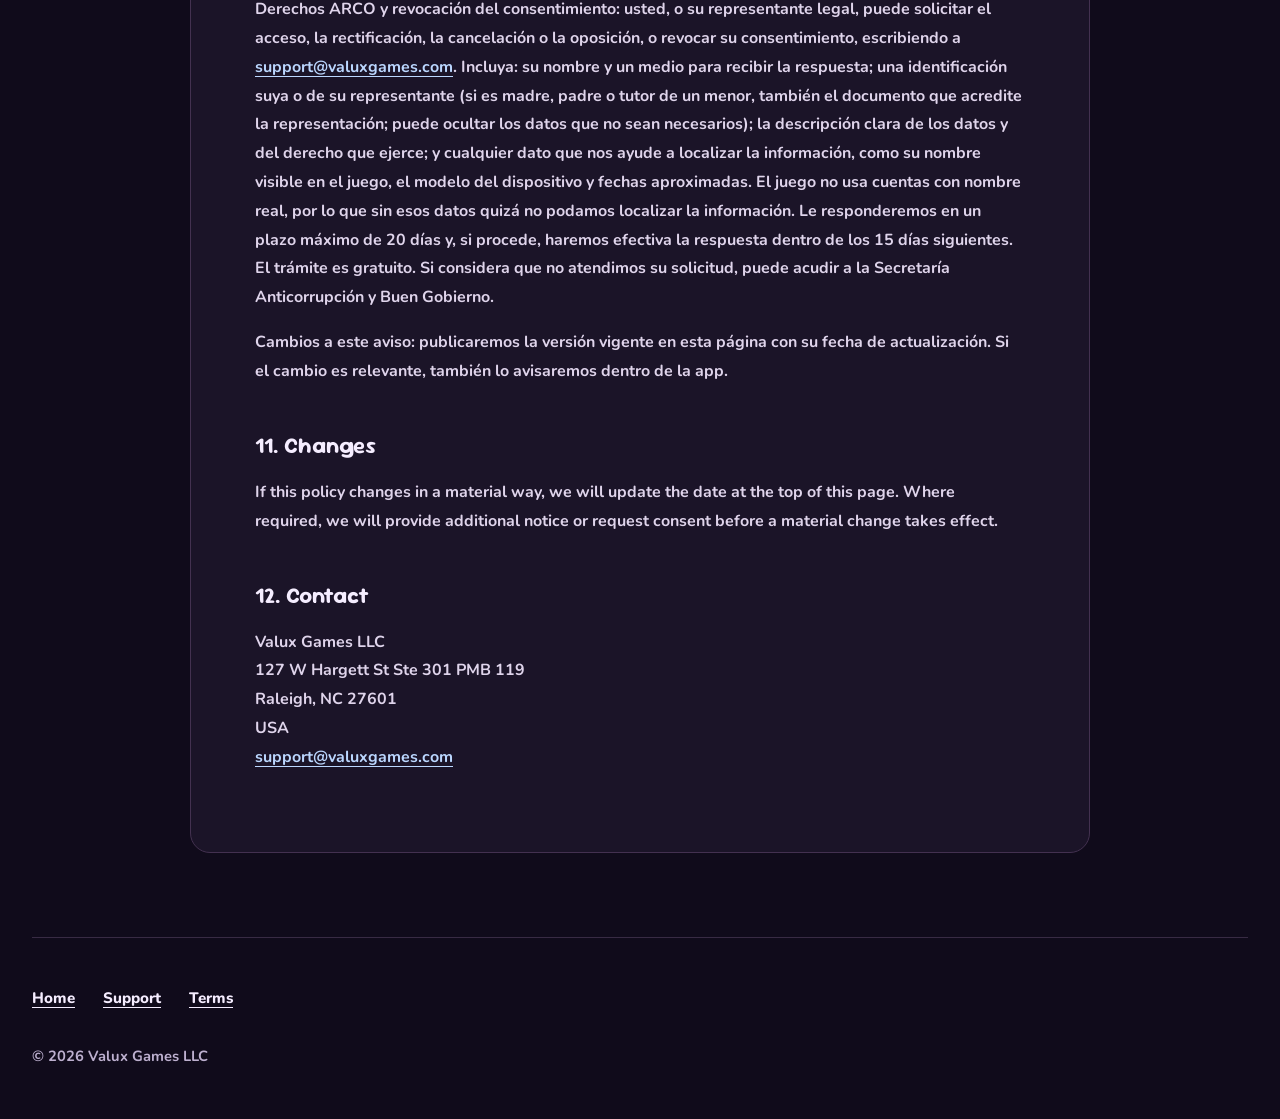
<file: privacy.html>
<!DOCTYPE html>
<html lang="en">
<head>
  <meta charset="utf-8"/>
  <!-- Google tag (gtag.js) -->
  <script async src="https://www.googletagmanager.com/gtag/js?id=G-GZG6MN24PH"></script>
  <script>
    window.dataLayer = window.dataLayer || [];
    function gtag(){dataLayer.push(arguments);}
    gtag('js', new Date());

    gtag('config', 'G-GZG6MN24PH');
  </script>
  <meta name="theme-color" content="#100b1b"/>
  <meta name="color-scheme" content="dark"/>
  <meta name="viewport" content="width=device-width, initial-scale=1"/>
  <title>Privacy Policy — Mecca Gecko</title>
  <meta name="description" content="Privacy policy for the Mecca Gecko game and meccagecko.com."/>
  <link rel="icon" href="assets/icon.png"/>
  <link rel="canonical" href="https://www.meccagecko.com/privacy.html"/>
  <link rel="stylesheet" href="https://fonts.googleapis.com/css2?family=Nunito:wght@700;800;900&family=Sour+Gummy:wght@800&display=swap"/>
  <link rel="stylesheet" href="css/site.css?v=20260928"/>
</head>
<body>
  <a class="skip-link" href="#main">Skip to content</a>
  <header class="nav">
    <div class="wrap nav-inner">
      <a class="brand" href="./"><img src="assets/brand.webp" width="46" height="46" alt=""/>Mecca Gecko</a>
      <nav class="nav-links" aria-label="Main navigation">
        <a href="./">Home</a>
        <a href="support.html">Support</a>
        <a href="terms.html">Terms</a>
      </nav>
    </div>
  </header>

  <div class="wrap detail-exit"><a class="detail-close" href="./" aria-label="Close this page and return to the game website">Close · Back to game <span aria-hidden="true">×</span></a></div>
  <main id="main" class="wrap section">
    <article class="legal">
      <h1>Privacy Policy</h1>
      <p class="muted">Effective August 14, 2026 · Last updated October 14, 2026</p>
      <p>This policy covers the <strong>Mecca Gecko</strong> iOS/iPadOS and Android apps and the website at meccagecko.com, provided by Valux Games LLC (“we”, “us”), 127 W Hargett St Ste 301 PMB 119, Raleigh, NC 27601, USA. Contact: <a href="mailto:support@valuxgames.com">support@valuxgames.com</a>.</p>

      <h2>1. The short version</h2>
      <p>We built a party game, not an ad network. We do not sell your personal information. We do not show third-party ads. Payments go through Apple on iOS and Google Play on Android. Multiplayer uses a player host or, for protected internet matches, a dedicated game server, so people in your match can see what you chose to share in that match (display name, painted gecko, voice if you turn it on). Version 0.3.0 does not send product analytics. Starting with the next update, the apps send gameplay analytics to our analytics provider, GameAnalytics, so we can see how the game is played and fix problems.</p>

      <h2>2. Information we may have</h2>
      <ul>
        <li><strong>What you type in the game</strong> — display name, party codes, optional feedback.</li>
        <li><strong>Gameplay in a match</strong> — paint, poses, positions. This is exchanged between player devices, passing through our relay for internet parties. We do not run a permanent world database of your hides.</li>
        <li><strong>Optional voice</strong> — if you allow the microphone, nearby / party voice is processed so others in the match can hear you. We do not record or store voice on our servers.</li>
        <li><strong>Purchases</strong> — Optional characters, emotes, and consumable diamond packs are billed by Apple on iOS and by Google Play on Android. The store sends a receipt / entitlement so the app can unlock content. We never see your full card number. We do not receive your payment card number from Apple or Google. The item bought and its list price are also recorded in product analytics (below).</li>
        <li><strong>Online parties</strong> — Google Cloud Run relays gameplay and voice traffic, and Firestore holds short-lived lobby listings (party name, player names, counts, map, code, and host network address). Service infrastructure may retain IP addresses, request metadata, and diagnostic logs. Public listings are visible to other players.</li>
        <li><strong>Safety</strong> — a random installation credential authenticates your connection; its hash identifies your installation to the party and service. Saved blocks and voice mutes stay on your device. Player reports include installation identifiers, party code, a reason category, and timestamps; moderators can act on them. Reports do not record voice.</li>
        <li><strong>Optional local replays</strong> — in versions that offer replays, recording is off until you enable it. A replay saves the match as seen by your device, including player display names, character appearances, paint, positions, poses, and tag events. It does not record your screen, microphone, or voice chat. The app does not upload replay files to our servers. Your device backup settings and any destination you choose for export/share control copies outside the app. Other players may also save or share replays of a match you join.</li>
        <li><strong>Game Center</strong> — when you sign in, Apple processes your Game Center identity, eligible leaderboard scores, and achievement progress. Your Game Center profile and scores may be visible according to your Apple privacy settings. The app stores progress and pending reports locally to retry interrupted submissions.</li>
        <li><strong>Support email</strong> — if you write us, we keep the thread long enough to help you.</li>
        <li><strong>Diagnostics</strong> — if you share analytics with Apple, we may receive crash logs and coarse device type so we can fix bugs. Google Play may collect its own install and crash diagnostics under Google’s terms. Starting with the update after version 0.3.0, the apps also report errors and crashes to GameAnalytics (below).</li>
        <li><strong>Product analytics (GameAnalytics)</strong> — starting with the update after version 0.3.0 (version 0.3.0 sends no analytics), the app shows a one-time notice before it sends any analytics, and you can turn analytics off at any time (see Your choices). When it is on, the iOS and Android apps send these events to GameAnalytics: sessions (start, end, length); matches started and ended (win, loss, or left) with the mode, map, your role (hider or seeker), and score; shop purchases, with the item, its type, and its US-dollar list price (not your receipt or payment details); diamonds and goo earned and spent; purchase errors; crash reports; and device details (model, operating system version, app version). Events are linked to a random identifier that GameAnalytics creates for your installation, together with your device’s vendor identifier (IDFV) on iOS or app set ID on Android. We do not read your advertising identifier on iOS or Android. GameAnalytics receives your IP address with each connection and uses it to estimate your country. We do not request App Tracking Transparency, and we do not send your display name, party codes, installation credential, receipts, paint, or voice to GameAnalytics. We use this information to understand how the game is played and to fix bugs and balance problems. We do not sell it and we do not use it for advertising.</li>
        <li><strong>This website</strong> — GitHub Pages may log standard request metadata (IP, user agent) as part of hosting. This site loads fonts from Google Fonts, which receives your network request, including your IP address. The site also uses Google Analytics 4 (measurement ID G-GZG6MN24PH) to count visits and see which pages people read. It sets first-party cookies named <code>_ga</code> and <code>_ga_GZG6MN24PH</code>, which last up to two years by default. Google uses the IP address to estimate a general location, such as country or city, and says Google Analytics 4 does not log or store IP addresses. We do not use these reports to identify individual visitors, and we do not run advertising pixels on this site. The invite page (join.html) reports only its address without the party code or invite token.</li>
      </ul>

      <h2>3. What we do not do</h2>
      <ul>
        <li>We do not sell personal information.</li>
        <li>We do not use your data to train unrelated advertising profiles.</li>
        <li>We do not require a Mecca Gecko account to play the core hide-and-seek loop.</li>
        <li>We do not use your data for advertising, and we do not track you across other companies’ apps or websites.</li>
        <li>Mecca Gecko is a general-audience party game, not a “Made for Kids” product, and it is not directed primarily to children under 13. We do not knowingly collect personal information from children under 13. If you are a parent and believe your child under 13 has sent us personal information or used online features, email us and we will delete what we hold.</li>
      </ul>

      <h2>4. Who else sees data</h2>
      <ul>
        <li><strong>Apple</strong> — App Store, TestFlight, In-App Purchases, Game Center, and crash analytics you choose to share from your device.</li>
        <li><strong>GameAnalytics</strong> — GameAnalytics ApS (Copenhagen, Denmark) and GameAnalytics Limited (London, UK) process the product analytics described above on our behalf, as our service provider. Their data is hosted with Amazon Web Services and Google Cloud. See the <a href="https://www.gameanalytics.com/trust/privacy-notice">GameAnalytics privacy notice</a>.</li>
        <li><strong>Google Play</strong> — distribution, Play Billing, Play services, license checks, and Play’s own install and crash diagnostics for the Android app. Google processes purchases and may process device identifiers required to deliver the store and restore owned items.</li>
        <li><strong>Other players in your match</strong> — your display name, avatar, paint, movement, and voice if you opted in. Players may keep local gameplay replays and share exported videos. Choose a display name and paint you are comfortable sharing.</li>
        <li><strong>Google Cloud</strong> — hosts the multiplayer relay, lobby registry, safety reports, and operational logs.</li>
        <li><strong>GitHub</strong> — hosts this website (GitHub Pages). <strong>Google Fonts</strong> supplies the website fonts. <strong>Google Analytics</strong> processes website visit measurements under <a href="https://policies.google.com/privacy">Google’s privacy policy</a>.</li>
      </ul>
      <p>We may disclose information if required by law or to protect people from harm.</p>

      <h2>5. Retention</h2>
      <p>The relay forwards match traffic without a permanent match or voice recording. Lobby listings become stale after approximately 70 seconds without a host heartbeat; database cleanup runs separately. Safety reports are scheduled to expire after 90 days. Automatic database cleanup is enabled; deletion is asynchronous and may occur after expiration. Enforcement records may remain while a restriction applies. Infrastructure logs and support correspondence may remain after a match ends; standard Google Cloud operational logs are configured for 30 days, while required cloud audit logs have a 400-day retention period. Support correspondence is retained as needed to resolve requests or meet legal obligations. Contact us to request deletion of information we hold. Purchase entitlements follow Apple’s and Google Play’s records.</p>
      <p>GameAnalytics keeps raw analytics events, including device identifiers, IP addresses, and crash reports, for up to 12 months; we keep aggregated statistics that do not identify you. Google Analytics keeps event-level website data for up to 14 months.</p>
      <p>Local replay cleanup keeps up to three recent unpinned replays, subject to a 256 MB storage budget. Replays marked Keep and exported videos remain until you delete them or remove the app’s data. Deleting a replay does not delete an exported video, and deleting an in-app export does not remove a copy saved to Photos, Files, or shared with someone else. Other local saves remain until app data is removed.</p>

      <h2>6. Your choices</h2>
      <ul>
        <li>Decline microphone access in iOS Settings or in the Android permission prompt and system app settings. Use Settings → General in the game to mute, report, or block a player. The game still plays if you refuse the microphone.</li>
        <li>Use Settings → Game → Replay recording → Record future matches to enable recording for future matches. Turning it off stops and discards the current recording. A red REC · REPLAY indicator appears while recording. Clip Studio lets you delete saved replays and in-app exported videos. Remove separately saved or shared copies in the destination app or service.</li>
        <li>Manage Game Center sign-in and privacy in iOS Settings.</li>
        <li>Restore purchased characters and emotes in Settings → General using the same Apple Account or Google account that bought them. Review purchases in your Apple or Google Play purchase history; diamond packs are consumable and cannot be restored.</li>
        <li>Email <a href="mailto:support@valuxgames.com">support@valuxgames.com</a> to access, correct, or delete information we hold, or to object / request portability where those rights apply (including EEA/UK residents, and players in Brazil and Mexico: see sections 9 and 10).</li>
        <li>Turn product analytics off in the one-time notice, or at any time in Settings → Permissions → Gameplay analytics. Turning it off stops new analytics from this device. To have the analytics already linked to your installation deleted, email us. Uninstalling the app also stops all analytics.</li>
        <li>Block or delete cookies, use a tracker blocker, or install the <a href="https://tools.google.com/dlpage/gaoptout">Google Analytics Opt-out Browser Add-on</a>. The website works the same with analytics blocked.</li>
      </ul>

      <h2>7. International visitors</h2>
      <p>The app and site are operated from the United States. If you play from another country, your information may be processed in the US and, for product analytics, by GameAnalytics in the EU and UK and with its cloud providers. GameAnalytics relies on the EU Standard Contractual Clauses for transfers out of the EEA. Contact us if you need information about the service providers processing your information or wish to exercise applicable privacy rights. Players in Brazil and Mexico: see sections 9 and 10, in Portuguese and Spanish.</p>
      <p>For players in the EEA and UK: we process gameplay, multiplayer, safety, and analytics data because we have a legitimate interest in running, protecting, and improving the game and the site, and purchase data to provide what you bought. You may object to processing based on legitimate interests, and you may complain to your data protection authority.</p>

      <h2>8. California / similar US state laws</h2>
      <p>We do not sell or share personal information as those laws define “sale” or “share” for cross-context advertising. To exercise access or deletion rights, email us.</p>

      <section id="brasil" lang="pt-BR">
      <h2>9. Brasil: Lei Geral de Proteção de Dados (LGPD)</h2>
      <p>Esta seção vale para quem joga o Mecca Gecko no Brasil. Ela complementa o restante desta política, nos termos da Lei nº 13.709/2018 (LGPD) e da Lei nº 15.211/2025 (ECA Digital). O jogo está em inglês; esta seção está em português.</p>
      <p><strong>Controlador:</strong> Valux Games LLC, 127 W Hargett St Ste 301 PMB 119, Raleigh, NC 27601, EUA. <strong>Encarregado pelo tratamento de dados pessoais:</strong> Joseph Sanchez, <a href="mailto:support@valuxgames.com">support@valuxgames.com</a>. Você pode nos escrever em português.</p>
      <h3>Dados, finalidades e bases legais</h3>
      <ul>
        <li><strong>Nome de exibição, códigos de grupo e dados da sala online</strong> (nome da sala, nomes e número de jogadores, mapa, código e endereço de rede do anfitrião) e <strong>jogo na partida</strong> (pintura, poses, posições e resultados, retransmitidos pelo nosso servidor): para oferecer as partidas que você pede. Base: execução de contrato (art. 7º, V).</li>
        <li><strong>Chat de voz (opcional)</strong>: sua voz é retransmitida em tempo real aos jogadores próximos e não é gravada. Base: consentimento (art. 7º, I), dado quando você liga o chat de voz e permite o microfone. Você pode desligar a qualquer momento.</li>
        <li><strong>Credencial de instalação</strong> (guardamos apenas o hash), <strong>denúncias, banimentos e registros de segurança</strong>: para segurança, moderação e prevenção de abusos. Base: legítimo interesse (art. 7º, IX). Para o canal de denúncias exigido pelo ECA Digital, também cumprimento de obrigação legal (art. 7º, II). Bloqueios e silenciamentos ficam só no seu aparelho.</li>
        <li><strong>Compras dentro do app</strong> (qual item foi comprado, para liberá-lo): para entregar o que você comprou. Base: execução de contrato (art. 7º, V). O pagamento é feito pela Apple ou pelo Google; não recebemos dados do seu cartão.</li>
        <li><strong>Análise de jogo (GameAnalytics)</strong>, a partir da atualização seguinte à versão 0.3.0: sessões, partidas (mapa, modo, papel, resultado e pontuação), diamantes e goo, compras (item e preço de tabela em dólar), falhas e dados do aparelho, vinculados a um identificador aleatório da instalação: para corrigir erros e equilibrar o jogo. Base: legítimo interesse (art. 7º, IX). Você pode desligar no aviso inicial ou em Settings → Permissions → Gameplay analytics.</li>
        <li><strong>E-mails de suporte</strong>: para responder você. Bases: execução de contrato (art. 7º, V) e legítimo interesse (art. 7º, IX).</li>
        <li><strong>Visitas a este site</strong> (Google Analytics e Google Fonts): para medir as visitas e exibir o site. Base: legítimo interesse (art. 7º, IX).</li>
      </ul>
      <p>Os replays são opcionais, ficam só no seu aparelho e não são enviados para nós. Não tratamos dados pessoais sensíveis. Não exibimos anúncios e não fazemos perfilamento para publicidade. Não tomamos decisões exclusivamente automatizadas que afetem seus interesses (art. 20): banimentos só são aplicados por uma pessoa, nunca automaticamente.</p>
      <h3>Seus direitos (art. 18)</h3>
      <p>Você pode pedir, a qualquer momento e sem custo: confirmação de que tratamos seus dados; acesso; correção de dados incompletos, inexatos ou desatualizados; anonimização, bloqueio ou eliminação de dados desnecessários, excessivos ou tratados em desconformidade com a LGPD; portabilidade; eliminação dos dados tratados com seu consentimento; informação sobre com quem compartilhamos dados; informação sobre a possibilidade de não consentir e suas consequências; e revogação do consentimento. Você também pode se opor a um tratamento feito sem consentimento, em caso de descumprimento da LGPD, e peticionar à Autoridade Nacional de Proteção de Dados (ANPD) ou aos órgãos de defesa do consumidor.</p>
      <p>Para exercer seus direitos, escreva para <a href="mailto:support@valuxgames.com">support@valuxgames.com</a>. O jogo não usa conta com nome. Por isso, podemos pedir informações que nos ajudem a localizar os dados da sua instalação, como o nome de exibição, o modelo do aparelho e datas aproximadas, mas nunca senhas. Confirmamos a existência de tratamento ou damos acesso de forma simplificada imediatamente. A resposta completa sai em até 15 dias.</p>
      <h3>Onde os dados são tratados</h3>
      <p>Operamos a partir dos Estados Unidos. Os dados são tratados nos EUA (Google Cloud: servidor de partidas, salas e denúncias) e, para a análise de jogo, pela GameAnalytics (Dinamarca e Reino Unido, com hospedagem na Amazon Web Services e no Google Cloud). Esses prestadores tratam os dados por nossa conta, conforme os termos de tratamento de dados que oferecem. Apple e Google tratam os dados das lojas, dos pagamentos e do Game Center como controladores, conforme as políticas de privacidade deles.</p>
      <h3 id="pais">Para pais e responsáveis: crianças e adolescentes</h3>
      <p>O Mecca Gecko tem classificação 9+ na App Store (10 anos no Brasil, autoclassificação) e pode ser usado por crianças e adolescentes. Tratamos os dados deles no seu melhor interesse e não pedimos mais do que o necessário para jogar (art. 14 da LGPD): não há cadastro, e-mail nem nome real.</p>
      <ul>
        <li><strong>Chat de voz:</strong> vem desligado. Para usar, é preciso ligá-lo em Settings → Permissions e permitir o microfone no aparelho; mesmo assim, o microfone começa mudo. Os responsáveis podem impedir o acesso ao microfone pelos controles parentais do aparelho (Tempo de Uso no iPhone e iPad; Family Link no Android).</li>
        <li><strong>Contato com outros jogadores:</strong> outros jogadores veem o nome de exibição, o personagem e a pintura. Não há chat de texto. Qualquer jogador pode silenciar, denunciar ou bloquear outro em Settings → General.</li>
        <li><strong>Compras:</strong> não há caixas de recompensa (loot boxes) nem itens aleatórios pagos; os diamantes compram itens com conteúdo e preço mostrados antes. Os responsáveis podem exigir aprovação de compras com o recurso Pedir para Comprar (Apple) ou com o Family Link (Google).</li>
        <li><strong>Análise de jogo e replays:</strong> a análise pode ser desligada em Settings → Permissions; os replays vêm desligados e ficam no aparelho.</li>
        <li><strong>Denúncias:</strong> para denunciar um jogador ou uma violação aos direitos de crianças e adolescentes, use Report no jogo ou escreva para <a href="mailto:support@valuxgames.com">support@valuxgames.com</a>. Quando uma denúncia indicar crime contra crianças ou adolescentes, nós a comunicamos às autoridades competentes, como a Polícia Federal.</li>
        <li><strong>Exclusão:</strong> os responsáveis podem pedir a exclusão dos dados da criança pelo mesmo e-mail.</li>
      </ul>
      <p>Prazos de guarda: seção 5. Os dados trafegam criptografados (HTTPS/TLS).</p>
      </section>
      <section id="mexico" lang="es-MX">
      <h2>10. México: aviso de privacidad</h2>
      <p>Este aviso de privacidad integral se emite conforme a la Ley Federal de Protección de Datos Personales en Posesión de los Particulares (2025) para quienes usan Mecca Gecko en México. El juego está en inglés; este aviso está en español.</p>
      <p><strong>Responsable:</strong> Valux Games LLC, con domicilio en 127 W Hargett St Ste 301 PMB 119, Raleigh, NC 27601, Estados Unidos. <strong>Departamento de datos personales:</strong> Privacidad de Valux Games, <a href="mailto:support@valuxgames.com">support@valuxgames.com</a>.</p>
      <p><strong>Datos personales que tratamos:</strong> nombre visible, códigos de grupo y comentarios opcionales; datos de las salas en línea (nombre de la sala, nombres y número de jugadores, mapa, código y dirección de red del anfitrión); datos de juego en la partida (pintura, poses, posiciones y resultados); su voz, sólo si activa el chat de voz (se retransmite en tiempo real y no se graba); un identificador aleatorio de la instalación (guardamos sólo su hash); denuncias, bloqueos y sanciones; los artículos que compra dentro de la app; a partir de la actualización posterior a la versión 0.3.0, datos de analítica de juego (sesiones, partidas, diamantes y goo, compras con su precio de lista en dólares, fallas y datos del dispositivo, vinculados a un identificador aleatorio de la instalación y al identificador de proveedor de iOS o al App Set ID de Android, y el país estimado a partir de su dirección IP); los correos que nos envía; la identificación que nos envíe si ejerce sus derechos ARCO; y datos de visitas a este sitio. No tratamos datos personales sensibles. No recibimos sus datos financieros: los pagos los procesan Apple o Google. Los replays son opcionales y se quedan en su dispositivo.</p>
      <p><strong>Finalidades primarias</strong> (necesarias para el servicio que usted solicita): permitir partidas y grupos en línea, incluido el chat de voz cuando usted lo activa; entregar las compras dentro de la app; seguridad, moderación, denuncias y bloqueos; atender solicitudes de soporte; y cumplir obligaciones legales.</p>
      <p><strong>Finalidades secundarias</strong> (requieren su consentimiento; puede negarse sin que eso afecte el juego): analítica de juego con GameAnalytics para corregir errores y equilibrar el juego, y medición de visitas a este sitio con Google Analytics. Puede negarse o revocar su consentimiento en cualquier momento: en la app, con el botón «TURN OFF» del aviso inicial o con el interruptor «Gameplay analytics» en Settings → Permissions; en este sitio, bloqueando las cookies; o escribiendo a <a href="mailto:support@valuxgames.com">support@valuxgames.com</a>. Si después de conocer este aviso no manifiesta su negativa, entenderemos que consiente tácitamente esas finalidades.</p>
      <p><strong>Transferencias:</strong> sólo compartimos datos en los supuestos del artículo 36 de la Ley, que no requieren su consentimiento: con los demás jugadores de su partida (su nombre visible, su personaje, su pintura y, si activó el chat de voz, su voz), para prestarle el servicio que solicita; con Apple y Google para las compras y Game Center, que actúan como responsables conforme a sus propios avisos; y con autoridades cuando la ley lo exija. GameAnalytics (Dinamarca y Reino Unido) y Google Cloud (Estados Unidos) tratan datos por nuestra cuenta como personas encargadas. No realizamos transferencias que requieran su consentimiento.</p>
      <p><strong>Opciones para limitar el uso o la divulgación:</strong> dejar apagado el chat de voz o negar el acceso al micrófono; silenciar, bloquear o denunciar jugadores en Settings → General; dejar apagados los replays; desactivar la analítica de juego; elegir un nombre visible que esté dispuesto a compartir; y administrar Game Center desde los ajustes de iOS. Madres, padres y tutores pueden limitar el micrófono y las compras con los controles parentales del dispositivo (Tiempo en pantalla y Solicitar la compra en Apple; Family Link en Android).</p>
      <p><strong>Derechos ARCO y revocación del consentimiento:</strong> usted, o su representante legal, puede solicitar el acceso, la rectificación, la cancelación o la oposición, o revocar su consentimiento, escribiendo a <a href="mailto:support@valuxgames.com">support@valuxgames.com</a>. Incluya: su nombre y un medio para recibir la respuesta; una identificación suya o de su representante (si es madre, padre o tutor de un menor, también el documento que acredite la representación; puede ocultar los datos que no sean necesarios); la descripción clara de los datos y del derecho que ejerce; y cualquier dato que nos ayude a localizar la información, como su nombre visible en el juego, el modelo del dispositivo y fechas aproximadas. El juego no usa cuentas con nombre real, por lo que sin esos datos quizá no podamos localizar la información. Le responderemos en un plazo máximo de 20 días y, si procede, haremos efectiva la respuesta dentro de los 15 días siguientes. El trámite es gratuito. Si considera que no atendimos su solicitud, puede acudir a la Secretaría Anticorrupción y Buen Gobierno.</p>
      <p><strong>Cambios a este aviso:</strong> publicaremos la versión vigente en esta página con su fecha de actualización. Si el cambio es relevante, también lo avisaremos dentro de la app.</p>
      </section>

      <h2>11. Changes</h2>
      <p>If this policy changes in a material way, we will update the date at the top of this page. Where required, we will provide additional notice or request consent before a material change takes effect.</p>

      <h2>12. Contact</h2>
      <p>Valux Games LLC<br/>127 W Hargett St Ste 301 PMB 119<br/>Raleigh, NC 27601<br/>USA<br/><a href="mailto:support@valuxgames.com">support@valuxgames.com</a></p>
    </article>
  </main>

  <footer class="wrap footer">
    <nav>
      <a href="./">Home</a>
      <a href="support.html">Support</a>
      <a href="terms.html">Terms</a>
    </nav>
    <p class="muted">© 2026 Valux Games LLC</p>
  </footer>
</body>
</html>
</file>
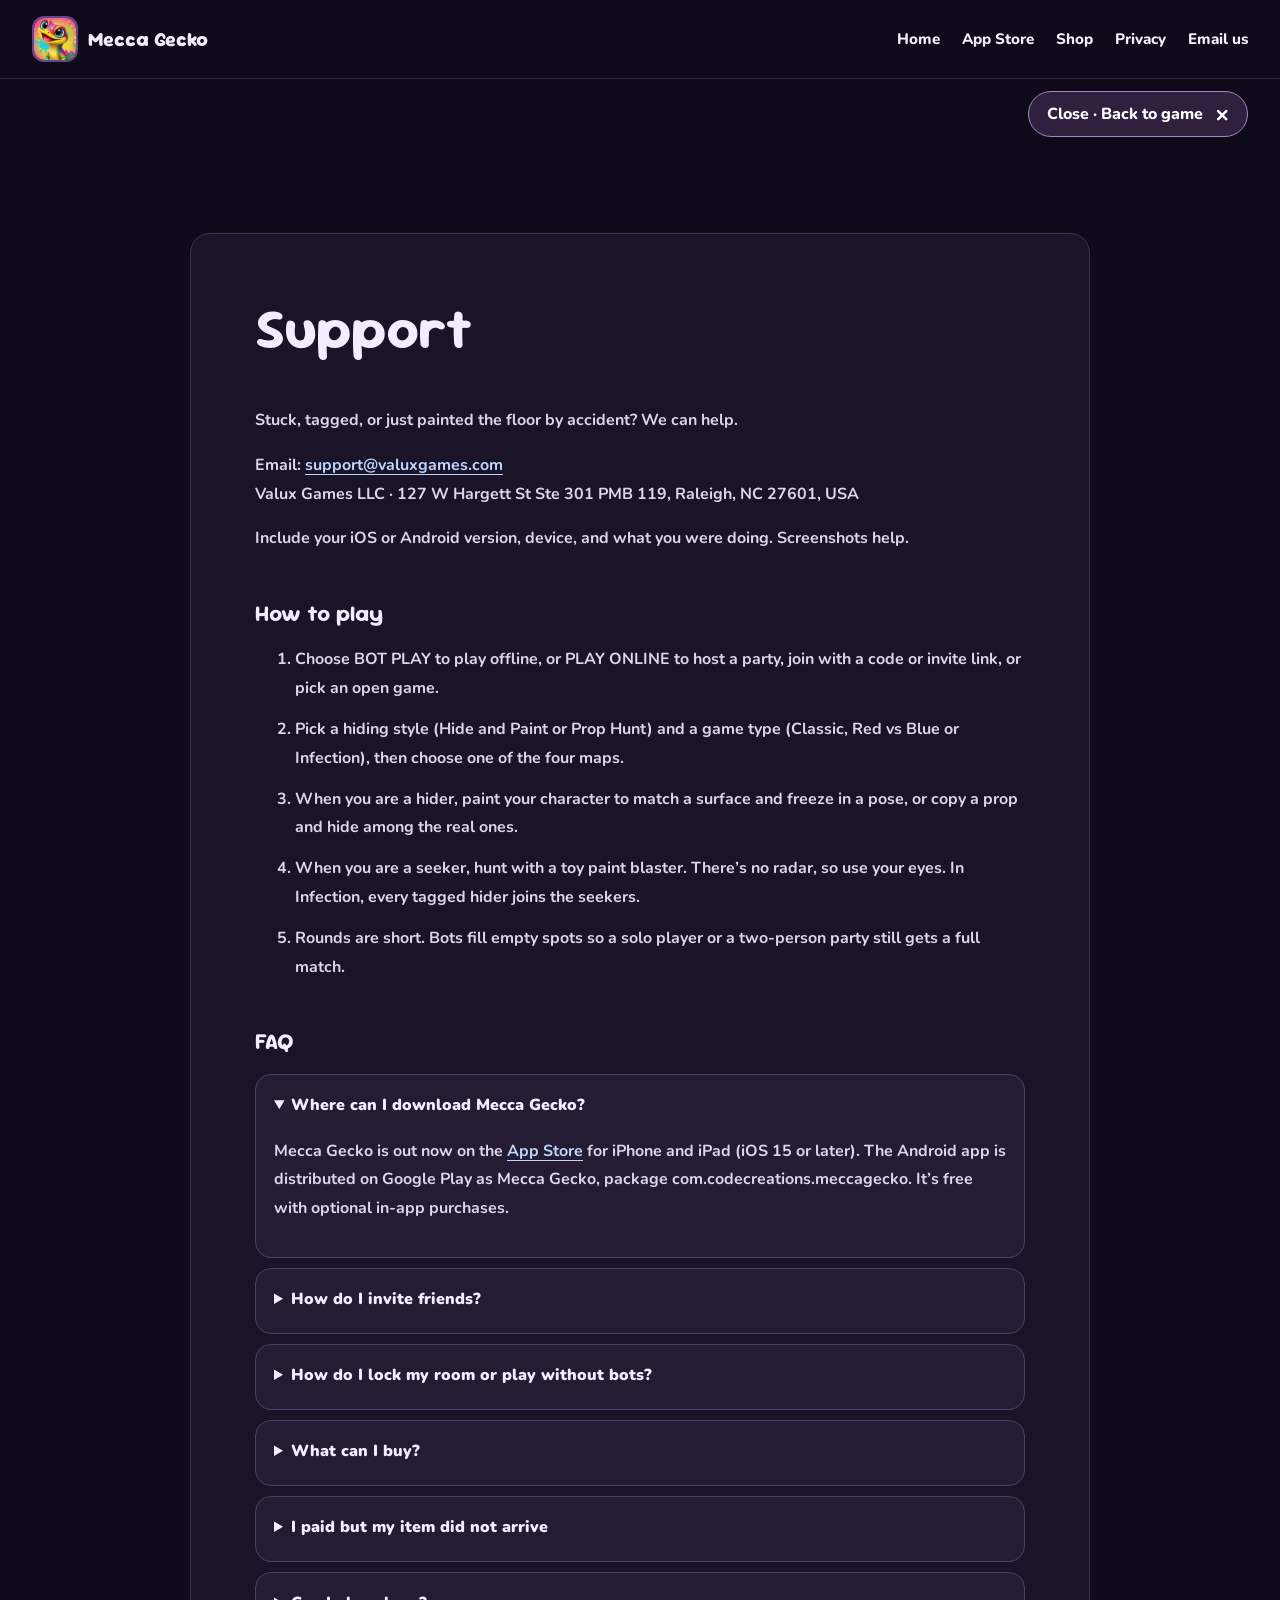
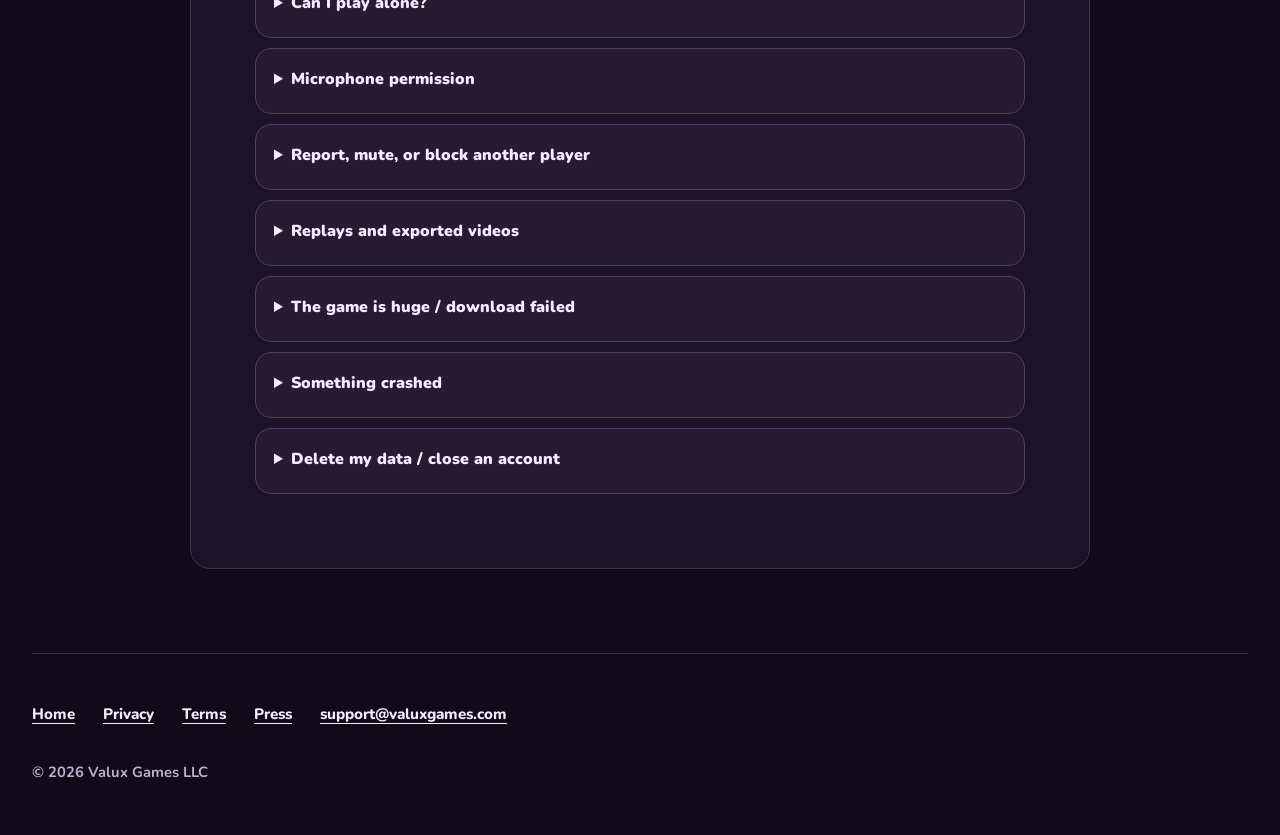
<file: support.html>
<!DOCTYPE html>
<html lang="en">
<head>
  <meta charset="utf-8"/>
  <!-- Google tag (gtag.js) -->
  <script async src="https://www.googletagmanager.com/gtag/js?id=G-GZG6MN24PH"></script>
  <script>
    window.dataLayer = window.dataLayer || [];
    function gtag(){dataLayer.push(arguments);}
    gtag('js', new Date());

    gtag('config', 'G-GZG6MN24PH');
  </script>
  <meta name="theme-color" content="#100b1b"/>
  <meta name="color-scheme" content="dark"/>
  <meta name="viewport" content="width=device-width, initial-scale=1"/>
  <title>Support — Mecca Gecko</title>
  <meta name="description" content="Help for Mecca Gecko: how to play, invite links and party codes, locked rooms, purchases, and how to reach us."/>
  <link rel="icon" href="assets/icon.png"/>
  <link rel="canonical" href="https://www.meccagecko.com/support.html"/>
  <link rel="stylesheet" href="https://fonts.googleapis.com/css2?family=Nunito:wght@700;800;900&family=Sour+Gummy:wght@800&display=swap"/>
  <link rel="stylesheet" href="css/site.css?v=20260928"/>
</head>
<body>
  <a class="skip-link" href="#main">Skip to content</a>
  <header class="nav">
    <div class="wrap nav-inner">
      <a class="brand" href="./"><img src="assets/brand.webp" width="46" height="46" alt=""/>Mecca Gecko</a>
      <nav class="nav-links" aria-label="Main navigation">
        <a href="./">Home</a>
        <a href="https://apps.apple.com/us/app/mecca-gecko/id6801449754">App Store</a>
        <a href="upgrade.html">Shop</a>
        <a href="privacy.html">Privacy</a>
        <a href="mailto:support@valuxgames.com">Email us</a>
      </nav>
    </div>
  </header>

  <div class="wrap detail-exit"><a class="detail-close" href="./" aria-label="Close this page and return to the game website">Close · Back to game <span aria-hidden="true">×</span></a></div>
  <main id="main" class="wrap section">
    <article class="prose">
      <h1>Support</h1>
      <p>Stuck, tagged, or just painted the floor by accident? We can help.</p>
      <p><strong>Email:</strong> <a href="mailto:support@valuxgames.com">support@valuxgames.com</a><br/>
      Valux Games LLC · 127 W Hargett St Ste 301 PMB 119, Raleigh, NC 27601, USA</p>
      <p>Include your iOS or Android version, device, and what you were doing. Screenshots help.</p>

      <h2>How to play</h2>
      <ol>
        <li>Choose <strong>BOT PLAY</strong> to play offline, or <strong>PLAY ONLINE</strong> to host a party, join with a code or invite link, or pick an open game.</li>
        <li>Pick a hiding style (<strong>Hide and Paint</strong> or <strong>Prop Hunt</strong>) and a game type (<strong>Classic</strong>, <strong>Red vs Blue</strong> or <strong>Infection</strong>), then choose one of the four maps.</li>
        <li>When you are a <strong>hider</strong>, paint your character to match a surface and freeze in a pose, or copy a prop and hide among the real ones.</li>
        <li>When you are a <strong>seeker</strong>, hunt with a toy paint blaster. There’s no radar, so use your eyes. In Infection, every tagged hider joins the seekers.</li>
        <li>Rounds are short. Bots fill empty spots so a solo player or a two-person party still gets a full match.</li>
      </ol>

      <h2>FAQ</h2>
      <div class="faq">
        <details open><summary>Where can I download Mecca Gecko?</summary><p>Mecca Gecko is out now on the <a href="https://apps.apple.com/us/app/mecca-gecko/id6801449754">App Store</a> for iPhone and iPad (iOS 15 or later). The Android app is distributed on Google Play as Mecca Gecko, package com.codecreations.meccagecko. It’s free with optional in-app purchases.</p></details>
        <details>
          <summary>How do I invite friends?</summary>
          <p>Host a party from PLAY ONLINE and tap <strong>COPY INVITE LINK</strong>. Friends who have the game can tap the link to open it straight into your party. You can also share the six-letter party code. Everyone needs the app installed.</p>
        </details>
        <details>
          <summary>How do I lock my room or play without bots?</summary>
          <p>In your party’s lobby settings, choose <strong>LOCK ROOM WITH A PIN</strong>. Anyone joining by code will need the four-digit PIN, but your invite links still work without it. To play only with people, choose <strong>FILL: HUMANS ONLY</strong>. You’ll need at least one hider and one seeker.</p>
        </details>
        <details>
          <summary>What can I buy?</summary>
          <p>All launch maps are free. The shop offers individual characters and emotes, plus consumable diamond packs. Diamonds can also buy single-use powerups. Details: <a href="upgrade.html">Shop</a>.</p>
        </details>
        <details>
          <summary>I paid but my item did not arrive</summary>
          <p>For a character or emote bought through Apple or Google Play, open Settings → General → Restore Purchases with the same Apple Account or Google account. Diamond packs cannot be restored. If a payment is still missing, contact support with the item name and purchase date; never send passwords or full payment details.</p>
        </details>
        <details>
          <summary>Can I play alone?</summary>
          <p>Yes. Bots fill the room so you can practice painting, hiding, and seeking.</p>
        </details>
        <details>
          <summary>Microphone permission</summary>
          <p>Optional proximity / party voice. Decline the prompt if you do not want voice. The game still plays.</p>
        </details>
        <details>
          <summary>Report, mute, or block another player</summary>
          <p>During a party, open Settings → General → Player safety. Choose the player to mute voice, report a reason, or block. A guest who blocks leaves the party; a host removes the blocked player. Blocks and mutes are saved on your device. If reporting is unavailable or fails, email support with the party code, approximate time, and what happened. Do not include passwords or private installation credentials.</p>
        </details>
        <details>
          <summary>Replays and exported videos</summary>
          <p>Recording is optional and starts off. Enable Record future matches in Settings → Game → Replay recording to record future matches. A red REC · REPLAY indicator appears while recording. Turn the setting off to stop and discard the current recording. Replays contain the characters, names, paint, movement, and events your device saw; they do not contain microphone or voice-chat audio. Open Clip Studio to delete recordings or in-app exported videos. Deleting an original does not remove copies saved to Photos, Files, or shared elsewhere.</p>
        </details>
        <details>
          <summary>The game is huge / download failed</summary>
          <p>The world is full of props. Use Wi‑Fi, keep a few gigabytes free, and retry. If it keeps failing, tell us your device model.</p>
        </details>
        <details>
          <summary>Something crashed</summary>
          <p>Email support@valuxgames.com with the time it happened. If you can, Settings → Privacy &amp; Security → Analytics &amp; Improvements → Analytics Data, and attach the latest crash.</p>
        </details>
        <details>
          <summary>Delete my data / close an account</summary>
          <p>See <a href="privacy.html">Privacy</a>. No separate Mecca Gecko account is needed. Email us to request access to or deletion of information we hold. Apple purchases stay on your Apple ID, and Google Play purchases stay on your Google account. Those ledgers belong to Apple and Google, not to us.</p>
        </details>
      </div>


    </article>
  </main>

  <footer class="wrap footer">
    <nav>
      <a href="./">Home</a>
      <a href="privacy.html">Privacy</a>
      <a href="terms.html">Terms</a>
      <a href="press/">Press</a>
      <a href="mailto:support@valuxgames.com">support@valuxgames.com</a>
    </nav>
    <p class="muted">© 2026 Valux Games LLC</p>
  </footer>
</body>
</html>
</file>
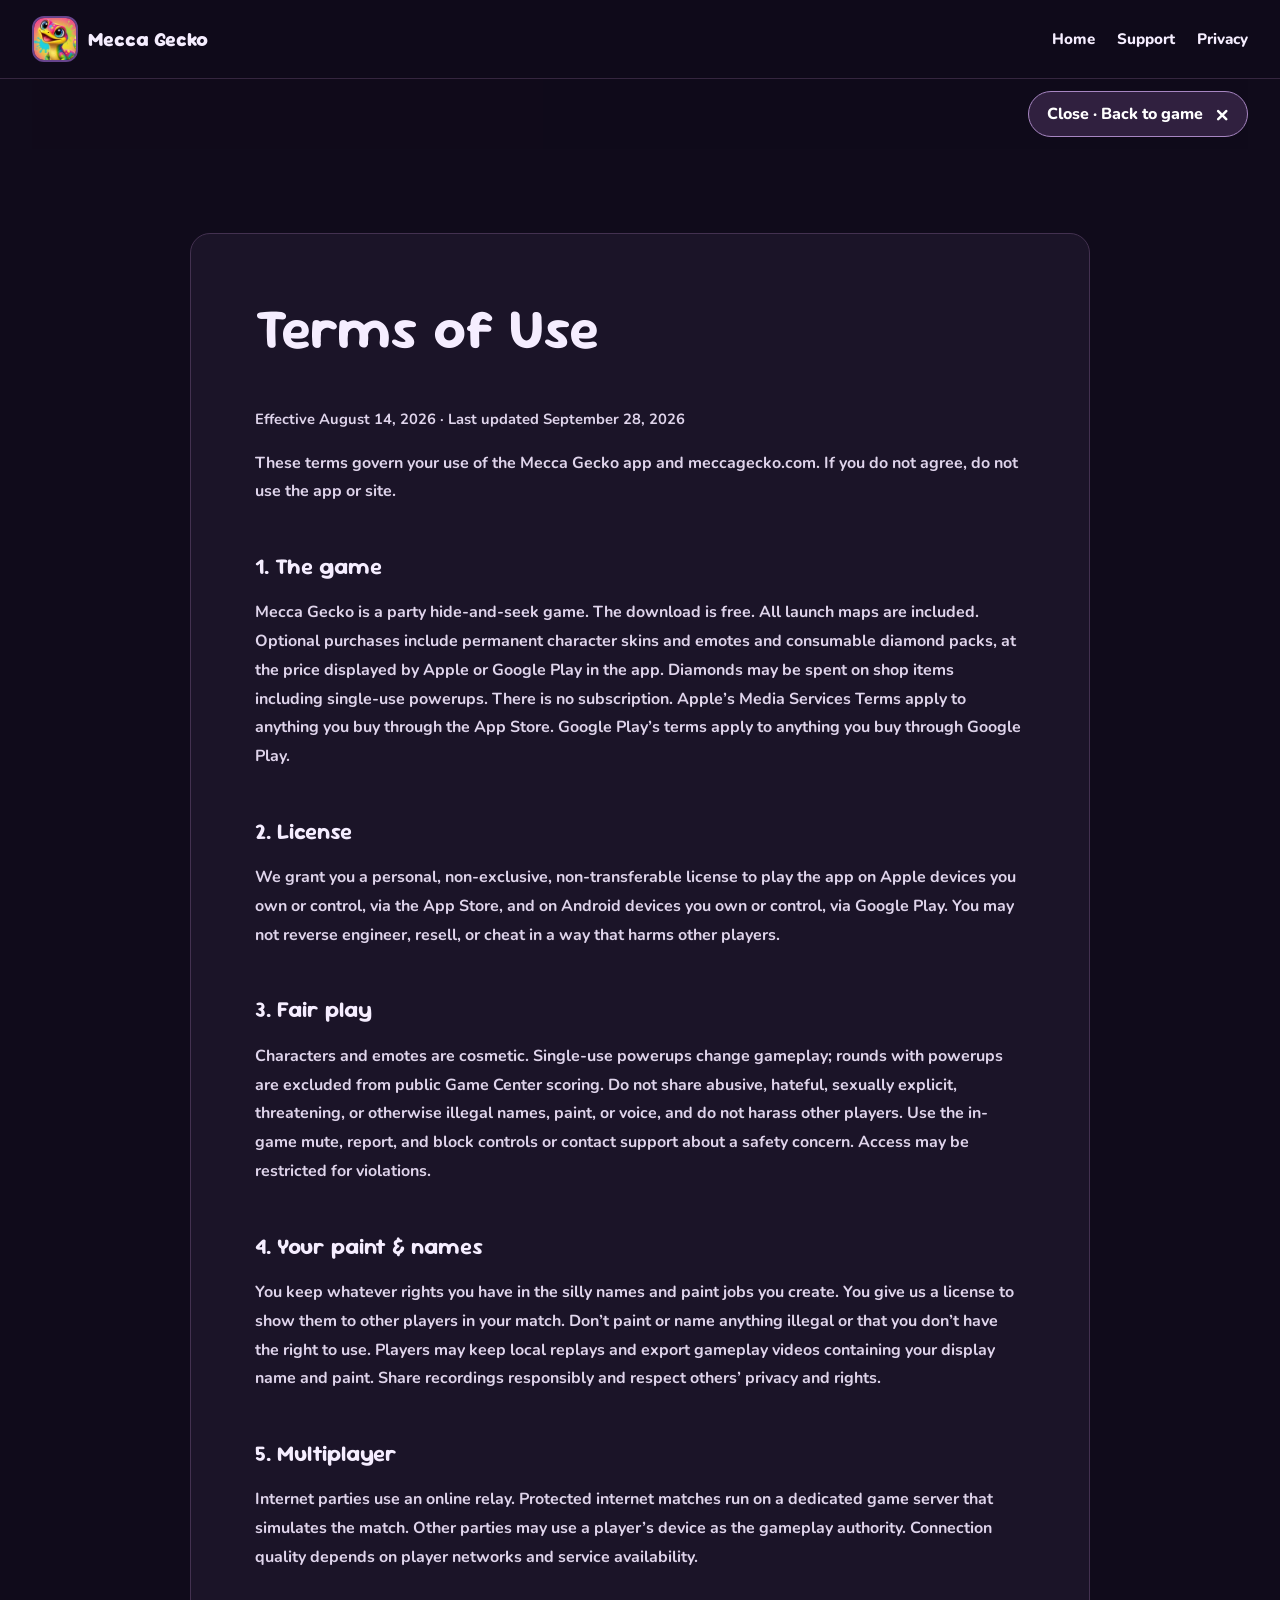
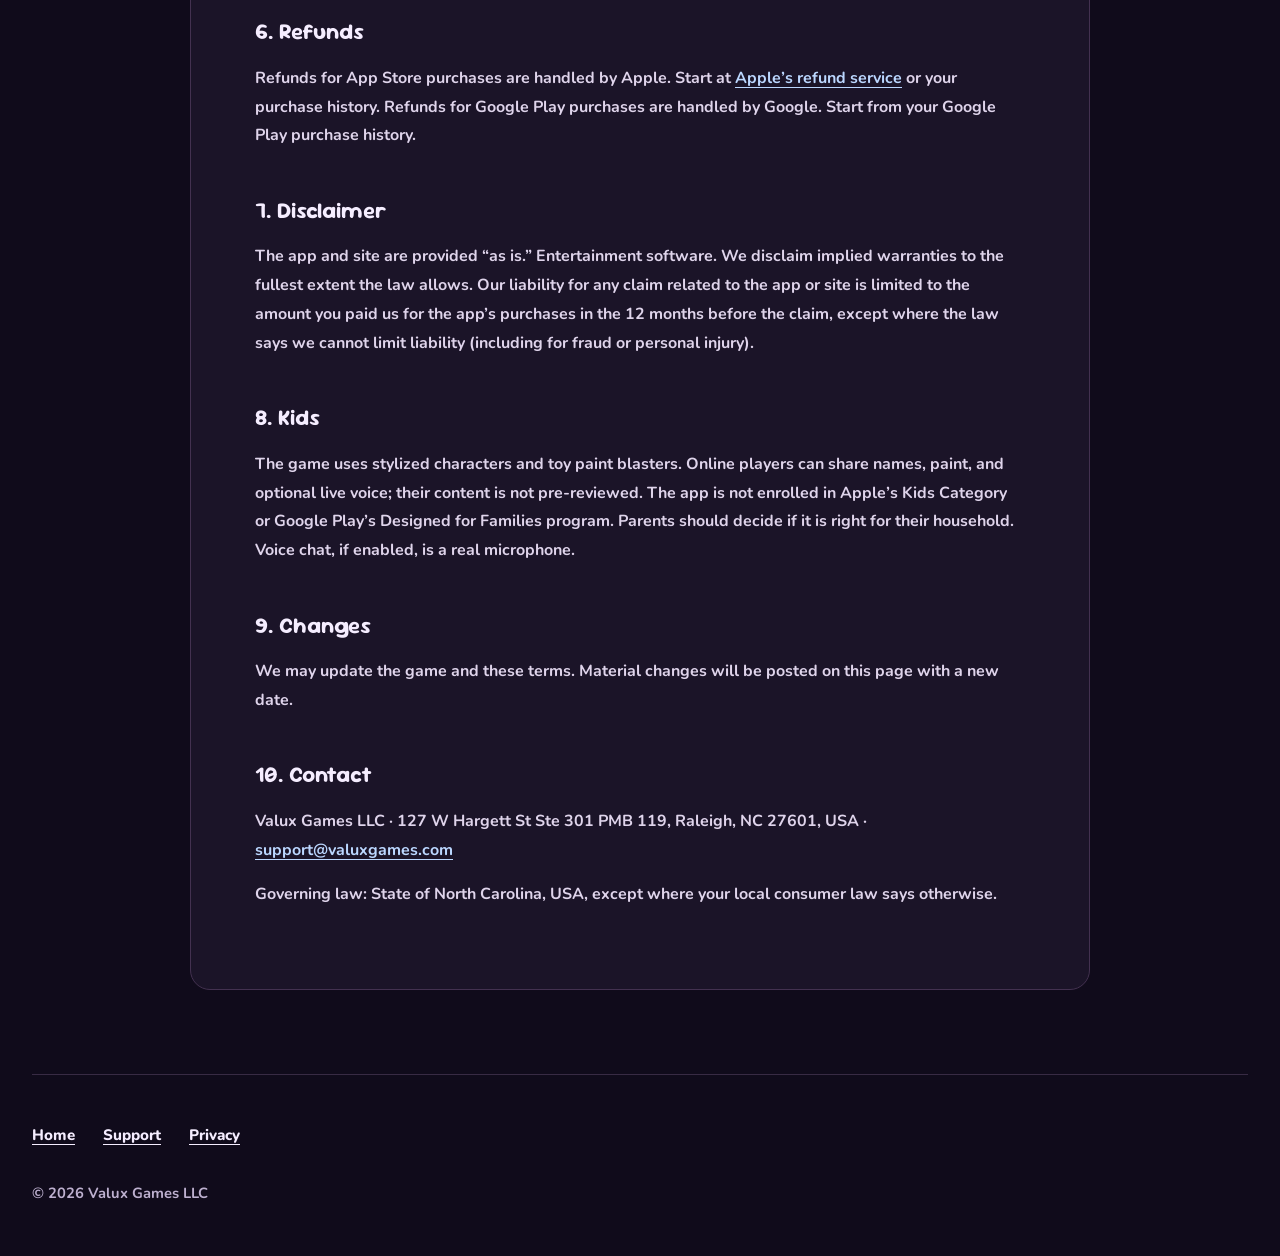
<file: terms.html>
<!DOCTYPE html>
<html lang="en">
<head>
  <meta charset="utf-8"/>
  <!-- Google tag (gtag.js) -->
  <script async src="https://www.googletagmanager.com/gtag/js?id=G-GZG6MN24PH"></script>
  <script>
    window.dataLayer = window.dataLayer || [];
    function gtag(){dataLayer.push(arguments);}
    gtag('js', new Date());

    gtag('config', 'G-GZG6MN24PH');
  </script>
  <meta name="theme-color" content="#100b1b"/>
  <meta name="color-scheme" content="dark"/>
  <meta name="viewport" content="width=device-width, initial-scale=1"/>
  <title>Terms of Use — Mecca Gecko</title>
  <meta name="description" content="Terms of use for Mecca Gecko and meccagecko.com."/>
  <link rel="icon" href="assets/icon.png"/>
  <link rel="canonical" href="https://www.meccagecko.com/terms.html"/>
  <link rel="stylesheet" href="https://fonts.googleapis.com/css2?family=Nunito:wght@700;800;900&family=Sour+Gummy:wght@800&display=swap"/>
  <link rel="stylesheet" href="css/site.css?v=20260928"/>
</head>
<body>
  <a class="skip-link" href="#main">Skip to content</a>
  <header class="nav">
    <div class="wrap nav-inner">
      <a class="brand" href="./"><img src="assets/brand.webp" width="46" height="46" alt=""/>Mecca Gecko</a>
      <nav class="nav-links" aria-label="Main navigation">
        <a href="./">Home</a>
        <a href="support.html">Support</a>
        <a href="privacy.html">Privacy</a>
      </nav>
    </div>
  </header>

  <div class="wrap detail-exit"><a class="detail-close" href="./" aria-label="Close this page and return to the game website">Close · Back to game <span aria-hidden="true">×</span></a></div>
  <main id="main" class="wrap section">
    <article class="legal">
      <h1>Terms of Use</h1>
      <p class="muted">Effective August 14, 2026 · Last updated September 28, 2026</p>
      <p>These terms govern your use of the Mecca Gecko app and meccagecko.com. If you do not agree, do not use the app or site.</p>

      <h2>1. The game</h2>
      <p>Mecca Gecko is a party hide-and-seek game. The download is free. All launch maps are included. Optional purchases include permanent character skins and emotes and consumable diamond packs, at the price displayed by Apple or Google Play in the app. Diamonds may be spent on shop items including single-use powerups. There is no subscription. Apple’s Media Services Terms apply to anything you buy through the App Store. Google Play’s terms apply to anything you buy through Google Play.</p>

      <h2>2. License</h2>
      <p>We grant you a personal, non-exclusive, non-transferable license to play the app on Apple devices you own or control, via the App Store, and on Android devices you own or control, via Google Play. You may not reverse engineer, resell, or cheat in a way that harms other players.</p>

      <h2>3. Fair play</h2>
      <p>Characters and emotes are cosmetic. Single-use powerups change gameplay; rounds with powerups are excluded from public Game Center scoring. Do not share abusive, hateful, sexually explicit, threatening, or otherwise illegal names, paint, or voice, and do not harass other players. Use the in-game mute, report, and block controls or contact support about a safety concern. Access may be restricted for violations.</p>

      <h2>4. Your paint &amp; names</h2>
      <p>You keep whatever rights you have in the silly names and paint jobs you create. You give us a license to show them to other players in your match. Don’t paint or name anything illegal or that you don’t have the right to use. Players may keep local replays and export gameplay videos containing your display name and paint. Share recordings responsibly and respect others’ privacy and rights.</p>

      <h2>5. Multiplayer</h2>
      <p>Internet parties use an online relay. Protected internet matches run on a dedicated game server that simulates the match. Other parties may use a player’s device as the gameplay authority. Connection quality depends on player networks and service availability.</p>

      <h2>6. Refunds</h2>
      <p>Refunds for App Store purchases are handled by Apple. Start at <a href="https://reportaproblem.apple.com">Apple’s refund service</a> or your purchase history. Refunds for Google Play purchases are handled by Google. Start from your Google Play purchase history.</p>

      <h2>7. Disclaimer</h2>
      <p>The app and site are provided “as is.” Entertainment software. We disclaim implied warranties to the fullest extent the law allows. Our liability for any claim related to the app or site is limited to the amount you paid us for the app’s purchases in the 12 months before the claim, except where the law says we cannot limit liability (including for fraud or personal injury).</p>

      <h2>8. Kids</h2>
      <p>The game uses stylized characters and toy paint blasters. Online players can share names, paint, and optional live voice; their content is not pre-reviewed. The app is not enrolled in Apple’s Kids Category or Google Play’s Designed for Families program. Parents should decide if it is right for their household. Voice chat, if enabled, is a real microphone.</p>

      <h2>9. Changes</h2>
      <p>We may update the game and these terms. Material changes will be posted on this page with a new date.</p>

      <h2>10. Contact</h2>
      <p>Valux Games LLC · 127 W Hargett St Ste 301 PMB 119, Raleigh, NC 27601, USA · <a href="mailto:support@valuxgames.com">support@valuxgames.com</a></p>
      <p>Governing law: State of North Carolina, USA, except where your local consumer law says otherwise.</p>
    </article>
  </main>

  <footer class="wrap footer">
    <nav>
      <a href="./">Home</a>
      <a href="support.html">Support</a>
      <a href="privacy.html">Privacy</a>
    </nav>
    <p class="muted">© 2026 Valux Games LLC</p>
  </footer>
</body>
</html>
</file>
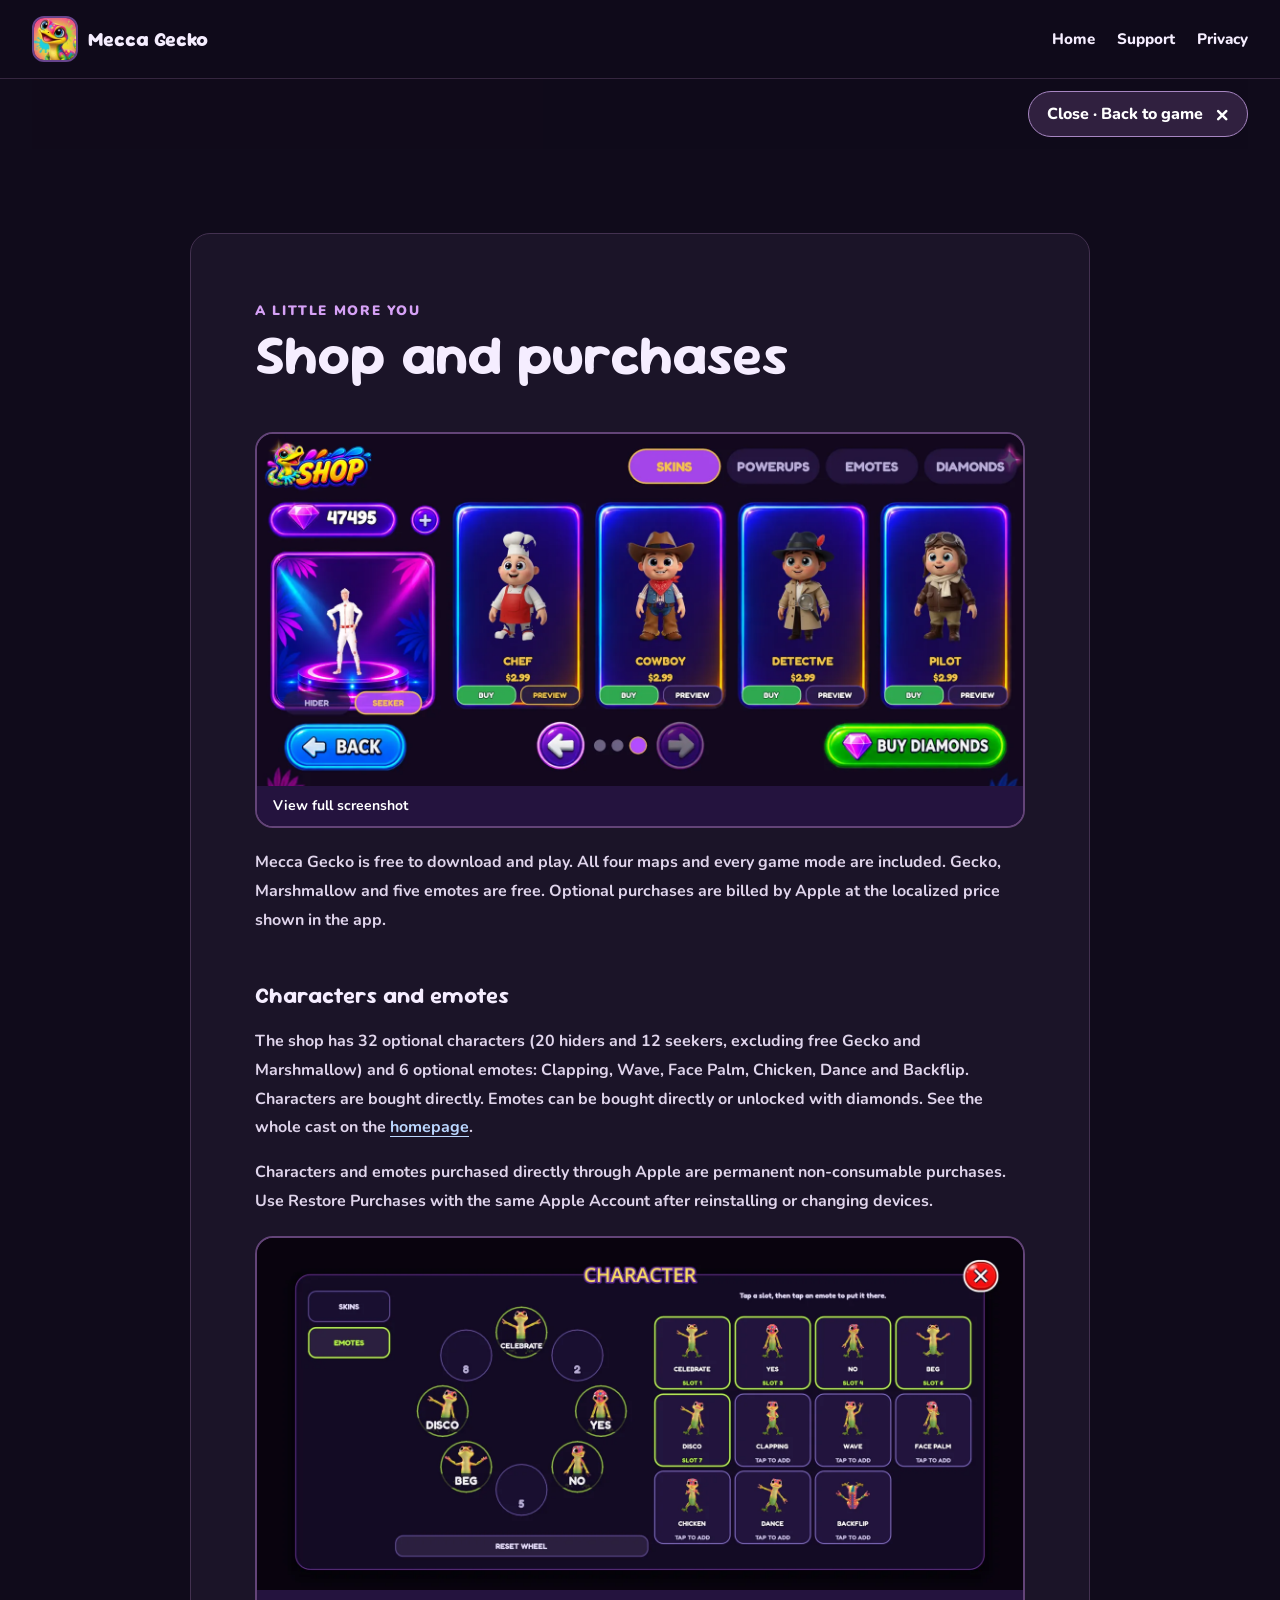
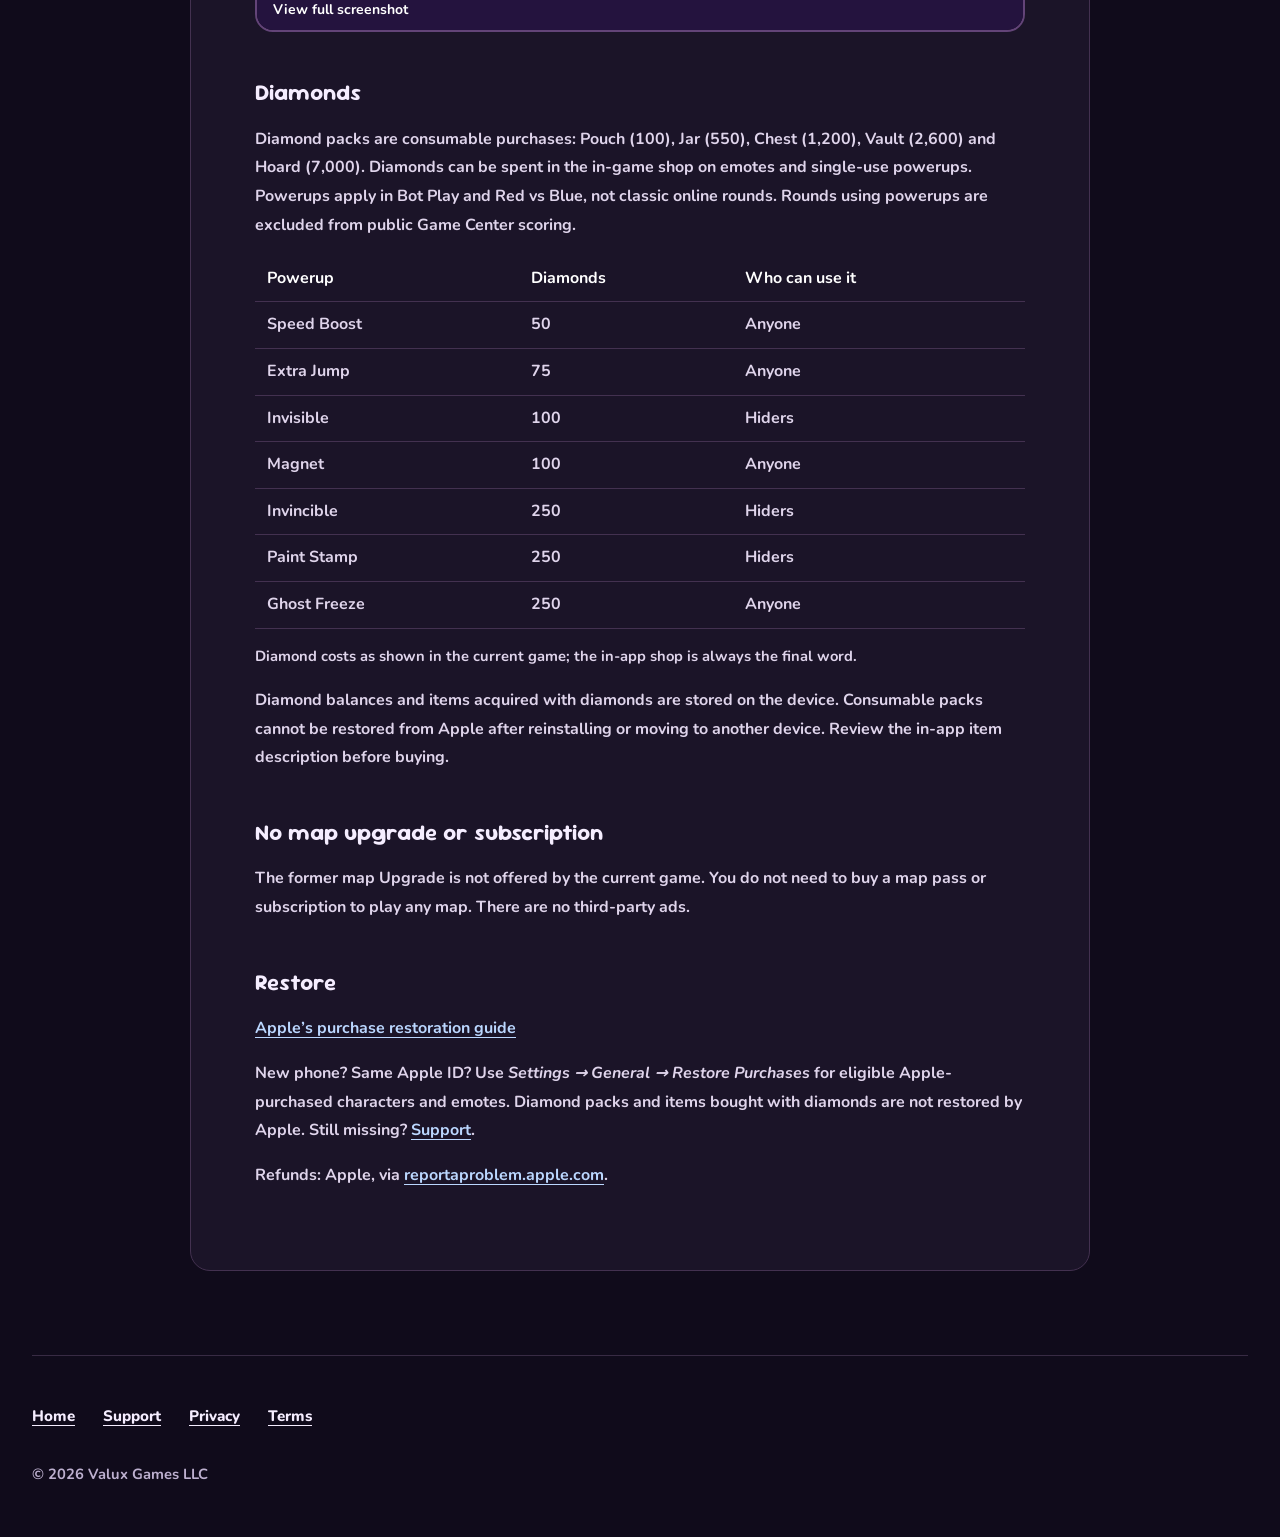
<file: upgrade.html>
<!DOCTYPE html>
<html lang="en">
<head>
  <meta charset="utf-8"/>
  <!-- Google tag (gtag.js) -->
  <script async src="https://www.googletagmanager.com/gtag/js?id=G-GZG6MN24PH"></script>
  <script>
    window.dataLayer = window.dataLayer || [];
    function gtag(){dataLayer.push(arguments);}
    gtag('js', new Date());

    gtag('config', 'G-GZG6MN24PH');
  </script>
  <meta name="theme-color" content="#100b1b"/>
  <meta name="color-scheme" content="dark"/>
  <meta name="viewport" content="width=device-width, initial-scale=1"/>
  <title>Shop — Mecca Gecko</title>
  <meta name="description" content="Optional character, emote, and diamond purchases in Mecca Gecko. All launch maps are included."/>
  <link rel="icon" href="assets/icon.png"/>
  <link rel="canonical" href="https://www.meccagecko.com/upgrade.html"/>
  <link rel="stylesheet" href="https://fonts.googleapis.com/css2?family=Nunito:wght@700;800;900&family=Sour+Gummy:wght@800&display=swap"/>
  <link rel="stylesheet" href="css/site.css?v=20260928"/>
</head>
<body>
  <a class="skip-link" href="#main">Skip to content</a>
  <header class="nav">
    <div class="wrap nav-inner">
      <a class="brand" href="./"><img src="assets/brand.webp" width="46" height="46" alt=""/>Mecca Gecko</a>
      <nav class="nav-links" aria-label="Main navigation">
        <a href="./">Home</a>
        <a href="support.html">Support</a>
        <a href="privacy.html">Privacy</a>
      </nav>
    </div>
  </header>

  <div class="wrap detail-exit"><a class="detail-close" href="./" aria-label="Close this page and return to the game website">Close · Back to game <span aria-hidden="true">×</span></a></div>
  <main id="main" class="wrap section">
    <article class="prose">
      <span class="eyebrow">A little more you</span><h1>Shop and purchases</h1><a class="screenshot" href="assets/shots/shop.webp" aria-label="View full screenshot: The in-game shop showing seeker skins"><img src="assets/shots/shop.webp" alt="The in-game shop showing seeker skins" loading="lazy" width="1600" height="736"/><span>View full screenshot</span></a>
      <p>Mecca Gecko is free to download and play. All four maps and every game mode are included. Gecko, Marshmallow and five emotes are free. Optional purchases are billed by Apple at the localized price shown in the app.</p>
      <h2>Characters and emotes</h2>
      <p>The shop has 32 optional characters (20 hiders and 12 seekers, excluding free Gecko and Marshmallow) and 6 optional emotes: Clapping, Wave, Face Palm, Chicken, Dance and Backflip. Characters are bought directly. Emotes can be bought directly or unlocked with diamonds. See the whole cast on the <a href="./#characters">homepage</a>.</p>
      <p>Characters and emotes purchased directly through Apple are permanent non-consumable purchases. Use Restore Purchases with the same Apple Account after reinstalling or changing devices.</p>
      <a class="screenshot" href="assets/shots/emote_editor.webp" aria-label="View full screenshot: Customize the in-game emote wheel"><img src="assets/shots/emote_editor.webp" alt="Customize the in-game emote wheel" loading="lazy" width="1600" height="900"/><span>View full screenshot</span></a><h2>Diamonds</h2>
      <p>Diamond packs are consumable purchases: Pouch (100), Jar (550), Chest (1,200), Vault (2,600) and Hoard (7,000). Diamonds can be spent in the in-game shop on emotes and single-use powerups. Powerups apply in Bot Play and Red vs Blue, not classic online rounds. Rounds using powerups are excluded from public Game Center scoring.</p>
      <table><thead><tr><th>Powerup</th><th>Diamonds</th><th>Who can use it</th></tr></thead><tbody>
      <tr><td>Speed Boost</td><td>50</td><td>Anyone</td></tr>
      <tr><td>Extra Jump</td><td>75</td><td>Anyone</td></tr>
      <tr><td>Invisible</td><td>100</td><td>Hiders</td></tr>
      <tr><td>Magnet</td><td>100</td><td>Anyone</td></tr>
      <tr><td>Invincible</td><td>250</td><td>Hiders</td></tr>
      <tr><td>Paint Stamp</td><td>250</td><td>Hiders</td></tr>
      <tr><td>Ghost Freeze</td><td>250</td><td>Anyone</td></tr>
      </tbody></table>
      <p class="muted">Diamond costs as shown in the current game; the in-app shop is always the final word.</p>
      <p>Diamond balances and items acquired with diamonds are stored on the device. Consumable packs cannot be restored from Apple after reinstalling or moving to another device. Review the in-app item description before buying.</p>
      <h2>No map upgrade or subscription</h2>
      <p>The former map Upgrade is not offered by the current game. You do not need to buy a map pass or subscription to play any map. There are no third-party ads.</p>
      <h2>Restore</h2><p><a href="https://support.apple.com/en-us/108096">Apple’s purchase restoration guide</a></p>
      <p>New phone? Same Apple ID? Use <em>Settings → General → Restore Purchases</em> for eligible Apple-purchased characters and emotes. Diamond packs and items bought with diamonds are not restored by Apple. Still missing? <a href="support.html">Support</a>.</p>
      <p>Refunds: Apple, via <a href="https://reportaproblem.apple.com">reportaproblem.apple.com</a>.</p>
    </article>
  </main>

  <footer class="wrap footer">
    <nav>
      <a href="./">Home</a>
      <a href="support.html">Support</a>
      <a href="privacy.html">Privacy</a>
      <a href="terms.html">Terms</a>
    </nav>
    <p class="muted">© 2026 Valux Games LLC</p>
  </footer>
<script src="js/site.js?v=20260928" defer></script>
</body>
</html>
</file>
<file: css/site.css>
/* Mecca Gecko — site styles (September 28 refresh). Dark theme; game art leads, real captures ground it. */
:root {
  color-scheme: dark;
  --bg: #100b1b;
  --bg-2: #171020;
  --bg-3: #1b1228;
  --panel: #1b1428;
  --panel-2: #22172f;
  --line: #3c2c4d;
  --line-2: #634478;
  --ink: #f5edff;
  --body: #eee6f7;
  --muted: #bdb0cf;
  --lime: #b6ef69;
  --lime-2: #c3fa78;
  --pink: #ff80c1;
  --sky: #90d8ff;
  --violet: #d6a1f6;
  --link: #bbd7ff;
  --dark-ink: #160e22;
  --radius: 22px;
}

* { box-sizing: border-box; }
html { scroll-behavior: smooth; scroll-padding-top: 100px; }
body { margin: 0; font-family: Nunito, ui-rounded, system-ui, sans-serif; font-weight: 700; line-height: 1.6; color: var(--body); background: var(--bg); }
img { max-width: 100%; height: auto; display: block; }
a { color: var(--link); text-underline-offset: 4px; }
button, a, summary { -webkit-tap-highlight-color: transparent; }
a:focus-visible, summary:focus-visible, button:focus-visible { outline: 3px solid var(--lime-2); outline-offset: 4px; }
h1, h2, h3 { line-height: 1.2; }
.wrap { width: min(1240px, calc(100% - 64px)); margin: 0 auto; }
.skip-link { position: fixed; left: 16px; top: -100px; z-index: 100; padding: 12px; background: #fff; color: var(--bg); }
.skip-link:focus { top: 10px; }
.muted { color: var(--muted); font-size: .92rem; }
.eyebrow { display: inline-block; text-transform: uppercase; letter-spacing: .12em; font-size: .85rem; font-weight: 900; color: var(--violet); }
.display { font-family: 'Sour Gummy', Nunito, sans-serif; }

/* Navigation */
.nav { position: sticky; top: 0; z-index: 20; background: rgba(16, 11, 27, .96); backdrop-filter: blur(10px); border-bottom: 1px solid #35263f; }
.nav-inner { display: flex; align-items: center; justify-content: space-between; gap: 16px; min-height: 78px; }
.brand { display: flex; align-items: center; gap: 10px; color: var(--ink); text-decoration: none; font-family: 'Sour Gummy', Nunito, sans-serif; font-weight: 800; font-size: 1.25rem; }
.brand img { width: 46px; height: 46px; border-radius: 12px; border: 2px solid #67448c; }
.nav-links { display: flex; flex-wrap: wrap; align-items: center; gap: 8px 22px; }
.nav-links a { color: var(--ink); text-decoration: none; font-weight: 800; font-size: .95rem; }
.nav-links a:hover { color: var(--lime-2); }
.nav-links .btn { min-height: 40px; padding: 8px 17px; font-size: .875rem; }

/* Buttons */
.btn { display: inline-flex; align-items: center; justify-content: center; gap: 10px; min-height: 52px; padding: 12px 24px; border-radius: 999px; border: 2px solid var(--dark-ink); box-shadow: 0 4px 0 #050208; color: var(--dark-ink); font-weight: 900; text-decoration: none; cursor: pointer; font-family: inherit; font-size: 1rem; }
.btn:hover { transform: translateY(-1px); }
.btn-green { background: var(--lime); }
.btn-pink { background: var(--pink); }
.btn-blue { background: var(--sky); }
.btn-outline { color: #fff; background: #21162dcc; border-color: #d8c5ef; box-shadow: none; }
.btn-store { background: #fff; color: #000; border-color: #000; }
.btn-store svg { width: 22px; height: 22px; }
.btn-store small { display: block; font-size: .7rem; font-weight: 800; line-height: 1; opacity: .75; }
.btn-store b { display: block; line-height: 1.1; font-size: 1.05rem; }
.cta-row { display: flex; flex-wrap: wrap; gap: 14px; margin-top: 24px; }

/* Hero */
.cinematic-hero { position: relative; isolation: isolate; min-height: 740px; display: flex; align-items: center; overflow: hidden; background: #160e24; }
.hero-background { position: absolute; inset: 0; width: 100%; height: 100%; object-fit: cover; object-position: 62% center; z-index: -2; }
.cinematic-hero::after { content: ""; position: absolute; inset: 0; z-index: -1; background: linear-gradient(90deg, rgba(11,6,19,.96), rgba(11,6,19,.82) 28%, rgba(11,6,19,.3) 58%, rgba(11,6,19,.04)), linear-gradient(0deg, var(--bg), transparent 30%); }
.hero-copy { padding: 80px 0 100px; }
.kicker { display: inline-block; border-radius: 999px; padding: 7px 14px; background: #382044; color: #f0cbff; font-size: .875rem; font-weight: 900; letter-spacing: .04em; }
.hero-copy h1 { font-family: 'Sour Gummy', Nunito, sans-serif; font-size: clamp(4rem, 7.5vw, 7rem); line-height: .98; margin: 20px 0 24px; max-width: 700px; color: #fff; text-shadow: 0 3px 24px #10071c; }
.hero-copy h1 em { color: var(--lime); font-style: normal; }
.lead { font-size: 1.2rem; color: #f0e7fa; max-width: 500px; }
.hero-note { font-size: .875rem; color: #c9bdd6; margin-top: 24px; }
.art-credit { position: absolute; bottom: 22px; right: 32px; font-size: .8rem; color: #d5c5e1; }
.new-pill { display: inline-block; margin-left: 6px; padding: 2px 9px; border-radius: 999px; background: var(--lime); color: var(--dark-ink); font-size: .72rem; letter-spacing: .06em; vertical-align: middle; }

.ticker { display: flex; justify-content: space-evenly; flex-wrap: wrap; gap: 14px 32px; padding: 20px; background: var(--lime); color: var(--dark-ink); border-block: 2px solid #5f8335; font-weight: 900; font-size: .875rem; letter-spacing: .06em; }

/* Sections */
.section { padding: 84px 0; }
.section h2, .band h2 { font-family: 'Sour Gummy', Nunito, sans-serif; font-size: clamp(2rem, 3.8vw, 3.4rem); line-height: 1.1; margin: 10px 0 16px; color: var(--ink); }
.section-heading { display: grid; grid-template-columns: 1.3fr 1fr; gap: 60px; align-items: end; margin-bottom: 36px; }
.section-heading p { margin: 0 0 14px; max-width: 500px; color: var(--muted); }
.sub { color: var(--muted); margin: 0 0 22px; }
.tinted { background: var(--bg-3); }
.deep { background: var(--bg-2); }

/* Modes */
.mode-grid { display: grid; grid-template-columns: repeat(4, 1fr); gap: 22px; }
.mode { display: flex; flex-direction: column; border: 2px solid var(--line-2); border-radius: var(--radius); overflow: hidden; box-shadow: 0 5px 0 #07030d; background: var(--panel); }
.mode img { width: 100%; aspect-ratio: 16/10; object-fit: cover; }
.mode div { padding: 22px 22px 26px; }
.mode .step { font-size: .8rem; letter-spacing: .08em; color: #e0c6fa; }
.mode h3 { font-size: 1.35rem; margin: 10px 0 8px; }
.mode p { margin: 0; color: var(--muted); }
.mode:nth-child(1) { background: #1d2b23; }
.mode:nth-child(2) { background: #301b32; }
.mode:nth-child(3) { background: #1b2540; }
.mode:nth-child(4) { background: #2b2417; }

/* Screenshots + viewer triggers */
.shot-grid { display: grid; grid-template-columns: 1fr 1fr; gap: 24px; }
.screenshot { display: block; position: relative; border-radius: 18px; overflow: hidden; background: #171020; border: 2px solid var(--line-2); margin: 20px 0; color: #fff; text-decoration: none; }
.screenshot img { width: 100%; height: auto; }
.screenshot span { display: block; padding: 9px 16px; font-size: .875rem; background: #24133e; color: #fff; }
.screenshot:hover { border-color: #d291ed; }
.feature-row { display: grid; grid-template-columns: repeat(3, 1fr); gap: 36px; margin-top: 28px; }
.feature-row h3 { margin: 0 0 6px; color: #fff; }
.feature-row p { margin: 0; color: #d9cde7; }

/* Maps */
.map-list { display: grid; gap: 40px; }
.map-feature { display: grid; grid-template-columns: 1.45fr 1fr; gap: 0; border: 1px solid var(--line); border-radius: 26px; overflow: hidden; background: var(--panel); }
.map-feature:nth-child(even) { grid-template-columns: 1fr 1.45fr; }
.map-feature:nth-child(even) .map-hero { order: 2; }
.map-hero { display: block; position: relative; background: #000; }
.map-hero img { width: 100%; height: 100%; aspect-ratio: 16/9; object-fit: cover; }
.map-info { padding: 32px; display: flex; flex-direction: column; }
.map-info h3 { font-family: 'Sour Gummy', Nunito, sans-serif; font-size: 2.1rem; margin: 6px 0 10px; color: #fff; }
.map-info p { color: var(--muted); margin: 0 0 18px; }
.map-tags { display: flex; flex-wrap: wrap; gap: 8px; margin: 0 0 20px; padding: 0; list-style: none; }
.map-tags li { padding: 4px 12px; border-radius: 999px; background: #2c2040; border: 1px solid #4a335e; font-size: .82rem; color: #e6d8f0; }
.thumbs { display: grid; grid-template-columns: repeat(3, 1fr); gap: 10px; margin-top: auto; }
.thumbs a { display: block; border-radius: 12px; overflow: hidden; border: 2px solid #4a335e; }
.thumbs a:hover { border-color: #d291ed; }
.thumbs img { width: 100%; aspect-ratio: 16/9; object-fit: cover; }
.map-note { margin-top: 26px; }

/* Art banners */
.art-banner { position: relative; isolation: isolate; min-height: 520px; display: flex; align-items: center; overflow: hidden; }
.art-banner > img { position: absolute; inset: 0; width: 100%; height: 100%; object-fit: cover; z-index: -2; }
.art-banner::after { content: ""; position: absolute; inset: 0; z-index: -1; background: linear-gradient(90deg, #100b1bf2, #100b1bb3 35%, #100b1b15 80%); }
.art-banner .wrap { padding-block: 65px; }
.art-banner h2 { color: #fff; font-family: 'Sour Gummy', Nunito, sans-serif; font-size: clamp(2.8rem, 5vw, 4.6rem); line-height: 1.08; margin: 18px 0; max-width: 650px; }
.art-banner p { color: #e6d8f0; max-width: 420px; }

/* Characters */
.roster-tabs { display: inline-flex; gap: 6px; padding: 6px; border-radius: 999px; background: #0f0a18; border: 1px solid #4a335e; margin-bottom: 26px; }
.roster-tabs button { border: 0; border-radius: 999px; padding: 10px 20px; background: transparent; color: var(--ink); font: 900 1rem Nunito, system-ui, sans-serif; cursor: pointer; }
.roster-tabs button[aria-selected="true"] { background: var(--lime); color: var(--dark-ink); }
.roster-tabs .count { opacity: .7; font-weight: 800; }
.roster h3.roster-title { font-family: 'Sour Gummy', Nunito, sans-serif; font-size: 1.8rem; margin: 10px 0 18px; }
.js .roster h3.roster-title { position: absolute; width: 1px; height: 1px; overflow: hidden; clip: rect(0 0 0 0); }
.roster + .roster { margin-top: 40px; }
.js .roster + .roster { margin-top: 0; }
.character-grid { display: grid; grid-template-columns: repeat(6, 1fr); gap: 16px; padding: 0; margin: 0; list-style: none; }
.character { position: relative; background: linear-gradient(#2b1e3b, #20172e); border: 1px solid #4a335e; border-radius: 20px; text-align: center; padding: 10px 10px 16px; }
.character img { width: 100%; aspect-ratio: 1; object-fit: contain; }
.character h4 { margin: 6px 0 2px; font-size: 1rem; color: #fff; }
.character p { margin: 0; font-size: .8rem; color: var(--muted); line-height: 1.4; }
.badge { position: absolute; top: 10px; left: 10px; padding: 2px 10px; border-radius: 999px; font-size: .72rem; font-weight: 900; letter-spacing: .05em; background: var(--lime); color: var(--dark-ink); }
.badge.new { background: var(--pink); left: auto; right: 10px; }

/* Emotes */
.emote-grid { display: grid; grid-template-columns: repeat(11, 1fr); gap: 12px; padding: 0; margin: 0; list-style: none; }
.emote { position: relative; text-align: center; background: var(--panel-2); border: 1px solid #463057; border-radius: 18px; padding: 16px 6px 10px; }
.emote img { margin: auto; width: 76px; height: 76px; object-fit: contain; }
.emote h3 { font-size: .9rem; margin: 8px 0 0; }
.emote .badge { top: 6px; left: 6px; font-size: .62rem; padding: 1px 7px; }

/* Feature tiles */
.feature-grid { display: grid; grid-template-columns: repeat(3, 1fr); gap: 20px; }
.feature { padding: 28px; border-radius: var(--radius); background: var(--panel); border: 1px solid var(--line); }
.feature .icon { font-size: 1.8rem; line-height: 1; }
.feature h3 { margin: 14px 0 8px; font-size: 1.3rem; color: #fff; }
.feature p { margin: 0; color: var(--muted); }

/* Posters */
.poster-row { display: grid; grid-template-columns: repeat(5, 1fr); gap: 16px; }
.poster-row a { display: block; border-radius: 16px; overflow: hidden; border: 2px solid #4a335e; transition: transform .2s; }
.poster-row a:hover { transform: translateY(-4px) rotate(-1deg); border-color: #d291ed; }
.poster-row img { width: 100%; aspect-ratio: 2/3; object-fit: cover; }

/* Shop band, safety, download */
.band { background: #281337; padding: 60px 0; }
.band h2 { color: #bff77b; }
.band p { color: #f4e9ff; }
.band .eyebrow { color: #d0b4ec; }
.shop-callout { display: flex; align-items: center; justify-content: space-between; gap: 60px; }
.shop-callout > div { max-width: 780px; }
.shop-callout .btn { flex-shrink: 0; }
.safety { display: grid; grid-template-columns: 1fr 1fr; gap: 64px; align-items: start; }
.launch-card { padding: 32px; border: 2px solid #536e46; border-radius: 24px; background: #202d25; scroll-margin-top: 110px; }
.launch-card h2 { font-size: 2.3rem; }

/* Detail pages */
.legal, .prose { max-width: 900px; margin: auto; background: var(--panel); border: 1px solid #433150; border-radius: 20px; padding: clamp(24px, 5vw, 64px); overflow-wrap: anywhere; }
.legal h1, .prose h1 { font-family: 'Sour Gummy', Nunito, sans-serif; color: var(--ink); margin-top: 0; font-size: clamp(2.4rem, 5vw, 3.5rem); line-height: 1.1; }
.legal h2, .prose h2 { font-size: 1.4rem; line-height: 1.4; margin-top: 2em; color: var(--ink); }
.legal p, .legal li, .prose p, .prose li { color: #dfd4eb; line-height: 1.8; }
.legal li, .prose li { margin-bottom: 12px; }
.prose table { width: 100%; border-collapse: collapse; margin: 12px 0 8px; }
.prose th, .prose td { text-align: left; padding: 10px 12px; border-bottom: 1px solid #433150; color: #dfd4eb; }
.prose th { color: #fff; }
.faq details { background: #251b32; border: 1px solid #533c65; border-radius: 16px; padding: 18px; margin: 10px 0; }
.faq summary { cursor: pointer; font-weight: 900; color: var(--ink); min-height: 28px; }
.detail-exit { position: sticky; top: 78px; z-index: 15; display: flex; justify-content: flex-end; padding-block: 12px; background: #100b1bf5; }
.detail-close, .viewer-close { display: inline-flex; align-items: center; justify-content: center; gap: 12px; min-height: 46px; padding: 10px 18px; border: 1px solid #a786c2; border-radius: 999px; background: #30203f; color: #fff; font: 800 1rem Nunito, system-ui, sans-serif; text-decoration: none; cursor: pointer; }
.detail-close:hover, .viewer-close:hover { background: #513268; }
.detail-close span, .viewer-close span { font-size: 1.5rem; line-height: 1; }

/* Image viewer */
.image-viewer { width: min(1200px, calc(100% - 32px)); max-width: none; max-height: calc(100dvh - 32px); padding: 0; border: 1px solid #77588f; border-radius: 16px; background: #171020; color: #fff; overflow: auto; }
.image-viewer::backdrop { background: #08050ded; }
.viewer-toolbar { position: sticky; top: 0; display: flex; align-items: center; justify-content: space-between; gap: 16px; padding: 12px 16px; background: #171020; z-index: 1; }
.viewer-toolbar p { margin: 0; font-size: .95rem; }
.viewer-close { flex-shrink: 0; }
.viewer-image { width: 100%; max-height: calc(100dvh - 135px); object-fit: contain; }

/* Footer */
.footer { border-top: 1px solid #382b44; padding: 36px 0; display: grid; gap: 8px; }
.footer nav { display: flex; flex-wrap: wrap; gap: 14px 28px; margin: 12px 0; }
.footer a { color: var(--ink); font-weight: 800; font-size: .95rem; }

@media (max-width: 1100px) {
  .mode-grid { grid-template-columns: repeat(2, 1fr); }
  .character-grid { grid-template-columns: repeat(4, 1fr); }
  .emote-grid { grid-template-columns: repeat(6, 1fr); }
  .map-feature, .map-feature:nth-child(even) { grid-template-columns: 1fr; }
  .map-feature:nth-child(even) .map-hero { order: 0; }
}
@media (max-width: 1000px) {
  .nav-inner { flex-wrap: wrap; justify-content: center; padding: 12px 0; }
  .nav-links { justify-content: center; }
  .detail-exit { top: 130px; }
  .section-heading { gap: 32px; }
  .feature-grid { grid-template-columns: repeat(2, 1fr); }
  .poster-row { grid-template-columns: repeat(3, 1fr); }
  .poster-row a:nth-child(n+4) { display: none; }
}
@media (max-width: 700px) {
  html { scroll-padding-top: 24px; }
  .wrap { width: calc(100% - 32px); }
  .nav { position: relative; }
  .nav-links { gap: 10px 18px; }
  .nav-links a { min-height: 34px; display: inline-flex; align-items: center; }
  .nav-links .btn { display: none; }
  .detail-exit { top: 0; }
  .cinematic-hero { min-height: 760px; align-items: flex-end; }
  .hero-background { object-position: 62% top; height: 440px; }
  .cinematic-hero::after { background: linear-gradient(0deg, var(--bg) 7%, #100b1bf2 34%, #100b1b85 64%, #100b1b08 100%); }
  .hero-copy { padding: 250px 0 58px; }
  .hero-copy h1 { font-size: clamp(3.6rem, 16vw, 5.5rem); }
  .lead { font-size: 1.06rem; }
  .art-credit { right: 16px; bottom: 12px; font-size: .75rem; }
  .ticker { font-size: .75rem; gap: 12px 20px; }
  .section { padding: 52px 0; }
  .section-heading, .shot-grid, .feature-row, .safety, .feature-grid, .mode-grid { grid-template-columns: 1fr; gap: 22px; }
  .section-heading { margin-bottom: 20px; }
  .map-info { padding: 22px; }
  .map-info h3 { font-size: 1.7rem; }
  .character-grid { grid-template-columns: repeat(2, 1fr); gap: 12px; }
  .emote-grid { grid-template-columns: repeat(3, 1fr); gap: 10px; }
  .poster-row { grid-template-columns: repeat(2, 1fr); }
  .poster-row a:nth-child(n+3) { display: none; }
  .art-banner { min-height: 480px; align-items: flex-end; }
  .art-banner > img { object-position: 65% center; }
  .art-banner::after { background: linear-gradient(0deg, #100b1bf7, #100b1b9c 50%, #100b1b15); }
  .art-banner .wrap { padding-block: 40px; }
  .art-banner h2 { font-size: 2.8rem; }
  .shop-callout { display: block; }
  .shop-callout .btn { margin-top: 16px; }
  .roster-tabs { display: flex; }
  .roster-tabs button { flex: 1; padding: 10px 8px; }
  .image-viewer { width: calc(100% - 16px); max-height: calc(100dvh - 16px); }
  .viewer-toolbar { align-items: flex-start; padding: 12px; gap: 10px; }
  .viewer-toolbar p { font-size: .875rem; }
  .viewer-image { max-height: calc(100dvh - 180px); }
}
@media (prefers-reduced-motion: reduce) { html { scroll-behavior: auto; } * { transition: none !important; animation: none !important; } }
</file>
